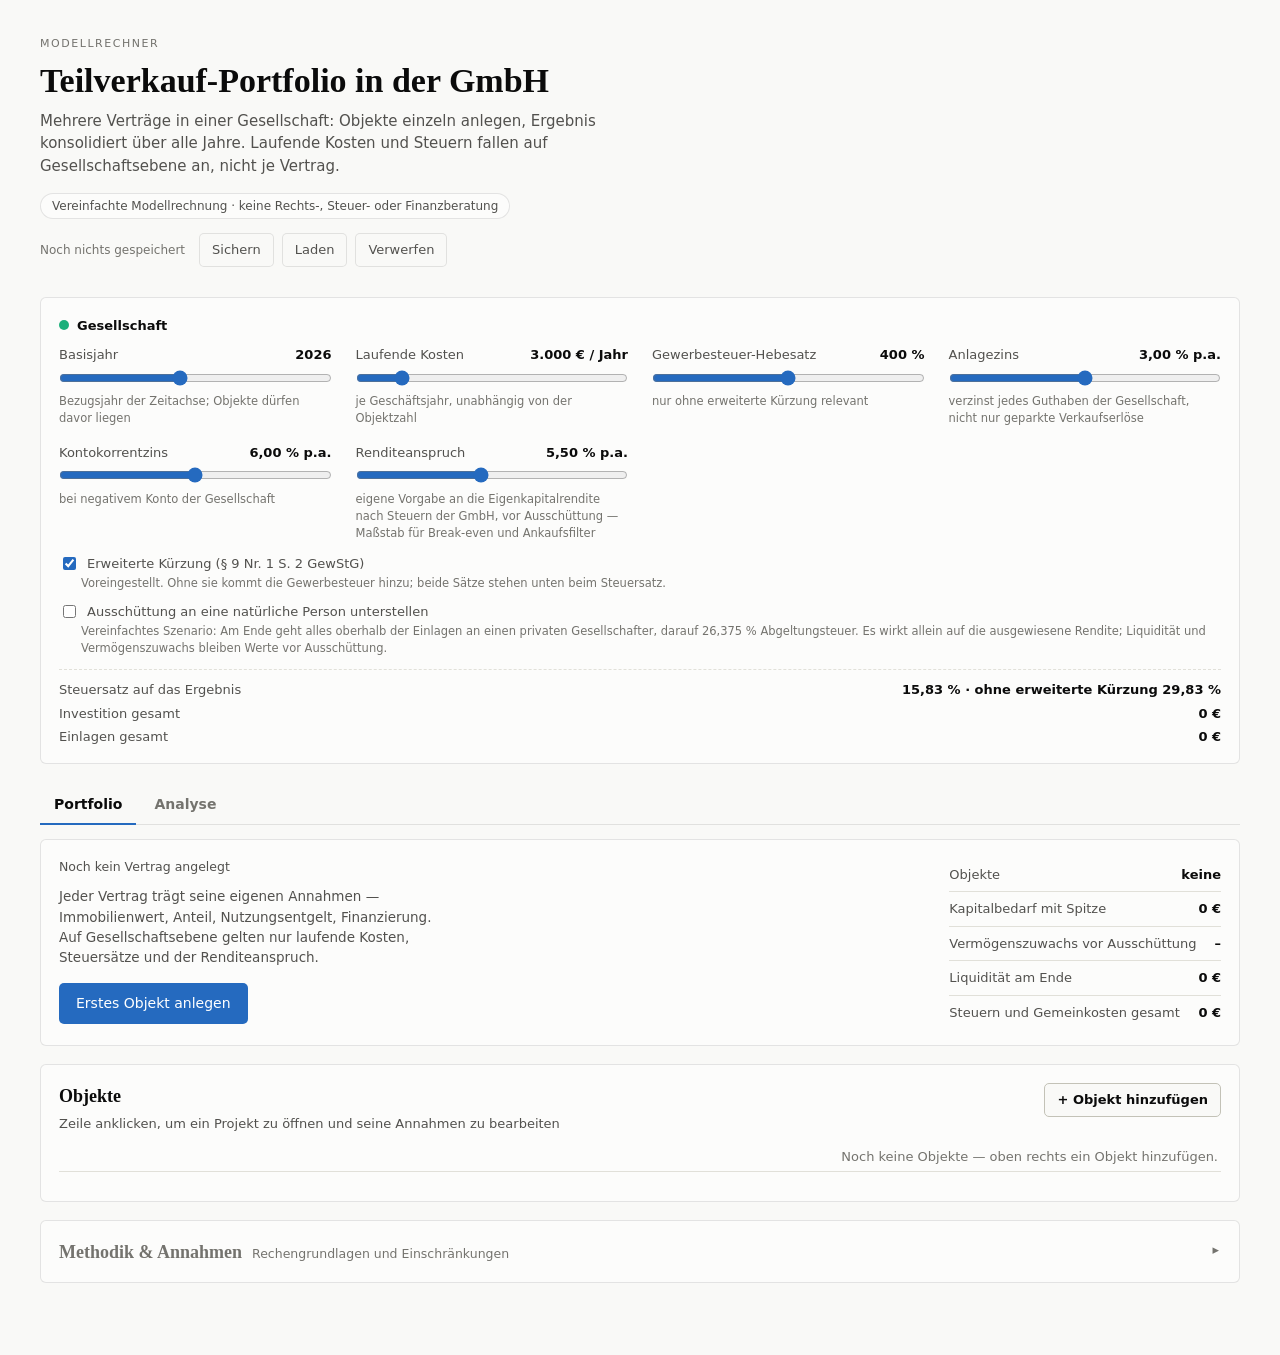
<file: index.html>
<!doctype html>
<html lang="de">
<head>
<meta charset="utf-8">
<meta name="viewport" content="width=device-width, initial-scale=1">
<title>Teilverkauf-Portfolio</title>
<style>
  :root {
    color-scheme: light;
    --bg: #f9f9f7;
    --surface: #fcfcfb;
    --ink: #0b0b0b;
    --ink-2: #52514e;
    --ink-3: #74736e;
    --grid: #e1e0d9;
    --axis: #c3c2b7;
    --border: rgba(11, 11, 11, 0.10);
    --accent: #256abf;
    --s1: #2a78d6;
    --s2: #eb6834;
    --s3: #1baf7a;
    --s1-wash: rgba(42, 120, 214, 0.08);
    --tooltip-bg: #ffffff;
    --field: #ffffff;
    /* Diagrammfarben taugen als Fläche, aber nicht als Text: --s2 erreicht auf der
       Karte nur 3,1:1, --s3 sogar 2,7:1. Geschriebene Zahlen nehmen deshalb die
       abgedunkelte Fassung — gemessen 4,6:1 bzw. 4,5:1 auf beiden Untergründen. */
    --s2-text: #bc532a;
    --s3-text: #14835b;
  }
  @media (prefers-color-scheme: dark) {
    :root:where(:not([data-theme="light"])) {
      color-scheme: dark;
      --bg: #0d0d0d;
      --surface: #1a1a19;
      --ink: #ffffff;
      --ink-2: #c3c2b7;
      --ink-3: #898781;
      --grid: #2c2c2a;
      --axis: #383835;
      --border: rgba(255, 255, 255, 0.10);
      --accent: #3987e5;
      --s1: #3987e5;
      --s2: #d95926;
      --s3: #199e70;
      --s1-wash: rgba(57, 135, 229, 0.12);
      --tooltip-bg: #262624;
      --field: #131312;
      /* Im Dunkeln tragen die Reihenfarben fast: --s2 kam auf 4,48:1 und wird
         leicht angehoben, --s3 besteht mit 5,1:1 unverändert. */
      --s2-text: #e06a3a;
      --s3-text: #199e70;
    }
  }
  :root[data-theme="dark"] {
    color-scheme: dark;
    --bg: #0d0d0d;
    --surface: #1a1a19;
    --ink: #ffffff;
    --ink-2: #c3c2b7;
    --ink-3: #898781;
    --grid: #2c2c2a;
    --axis: #383835;
    --border: rgba(255, 255, 255, 0.10);
    --accent: #3987e5;
    --s1: #3987e5;
    --s2: #d95926;
    --s3: #199e70;
    --s1-wash: rgba(57, 135, 229, 0.12);
    --tooltip-bg: #262624;
    --field: #131312;
    /* Im Dunkeln tragen die Reihenfarben fast: --s2 kam auf 4,48:1 und wird
       leicht angehoben, --s3 besteht mit 5,1:1 unverändert. */
    --s2-text: #e06a3a;
    --s3-text: #199e70;
  }

  * { box-sizing: border-box; }
  body {
    background: var(--bg);
    color: var(--ink);
    font-family: system-ui, -apple-system, "Segoe UI", sans-serif;
    font-size: 15px;
    line-height: 1.5;
    margin: 0;
  }
  .wrap { max-width: 1240px; margin: 0 auto; padding: 36px 20px 72px; }

  .eyebrow {
    font-size: 11px; letter-spacing: 0.14em; text-transform: uppercase;
    color: var(--ink-3); margin: 0 0 8px;
  }
  h1 {
    font-family: Charter, "Bitstream Charter", Cambria, Georgia, serif;
    font-size: clamp(26px, 4vw, 34px);
    font-weight: 700; line-height: 1.15; margin: 0 0 10px; text-wrap: balance;
  }
  .lede { color: var(--ink-2); max-width: 64ch; margin: 0 0 6px; }
  .chip {
    display: inline-block; font-size: 12px; color: var(--ink-2);
    border: 1px solid var(--border); border-radius: 999px;
    padding: 3px 11px; margin-top: 10px; background: var(--surface);
  }

  /* Die Annahmen stehen über den Auswertungen: erst einstellen, dann ablesen.
     Damit sie dabei nicht in die Länge wachsen, setzen sich die Regler einer
     Gruppe in so viele Spalten, wie die Breite hergibt. */
  .layout { display: block; margin-top: 30px; }

  aside { display: flex; flex-direction: column; gap: 14px; margin-bottom: 22px; }
  /* Gruppen untereinander, ihre Regler quer verteilt: Das baut flacher als
     nebeneinanderstehende Gruppen mit je zwei Spalten — nachgemessen. */
  #panelObjekt, #panelGes { display: flex; flex-direction: column; gap: 14px; }
  .grp-body { display: grid; grid-template-columns: repeat(auto-fit, minmax(248px, 1fr)); gap: 2px 24px; align-items: start; }
  #panelObjekt[hidden] { display: none; }
  .panel-kopf {
    font-size: 11px; letter-spacing: 0.12em; text-transform: uppercase;
    color: var(--ink-3); padding: 0 2px 2px;
  }
  input.textfeld {
    font: inherit; font-size: 13px; width: 100%;
    background: var(--field); color: var(--ink);
    border: 1px solid var(--border); border-radius: 5px; padding: 5px 8px;
  }
  /* Der Rahmenwechsel allein ist kein Fokusring: die Seite setzt für alle
     Bedienelemente einen zwei Pixel starken Ring, der hier nicht entfallen darf. */
  input.textfeld:focus { border-color: var(--accent); }
  .seg { display: flex; gap: 4px; }
  .seg button {
    flex: 1; font: inherit; font-size: 12.5px; color: var(--ink-2);
    background: var(--bg); border: 1px solid var(--border); border-radius: 5px;
    padding: 5px 4px; cursor: pointer;
  }
  .seg button[aria-pressed="true"] {
    color: var(--ink); border-color: var(--accent); background: var(--s1-wash); font-weight: 600;
  }

  .card {
    background: var(--surface); border: 1px solid var(--border);
    border-radius: 6px; padding: 18px 18px 16px;
  }
  .card h2 {
    font-family: Charter, "Bitstream Charter", Cambria, Georgia, serif;
    font-size: 18px; font-weight: 700; margin: 0 0 4px;
  }
  .card .sub { font-size: 13px; color: var(--ink-2); margin: 0 0 14px; }

  .grp-title { display: flex; align-items: center; gap: 8px; font-size: 13px; font-weight: 600; margin: 0 0 10px; }
  .dot { width: 10px; height: 10px; border-radius: 50%; flex: none; }
  .dot.s1 { background: var(--s1); }
  .dot.s2 { background: var(--s2); }
  .dot.s3 { background: var(--s3); }

  .ctl { margin-bottom: 13px; }
  .ctl:last-child { margin-bottom: 2px; }
  .ctl-head { display: flex; justify-content: space-between; align-items: baseline; gap: 10px; margin-bottom: 3px;  flex-wrap: wrap; gap: 2px 10px; }
  .ctl-head label { font-size: 13px; color: var(--ink-2); }
  .ctl-val { font-size: 13px; font-weight: 600; font-variant-numeric: tabular-nums; white-space: nowrap; }
  .ctl-note { font-size: 11.5px; color: var(--ink-3); margin-top: 1px; }
  input[type="range"] { width: 100%; accent-color: var(--accent); margin: 2px 0 0; }
  input:focus-visible, button:focus-visible, summary:focus-visible {
    outline: 2px solid var(--accent); outline-offset: 2px;
  }
  .check { display: flex; align-items: flex-start; gap: 8px; font-size: 13px; color: var(--ink-2); margin-top: 10px; cursor: pointer; }
  .check input { accent-color: var(--accent); margin-top: 3px; }
  .derived {
    font-size: 13px; border-top: 1px dashed var(--grid);
    margin-top: 12px; padding-top: 10px;
    display: flex; justify-content: space-between; gap: 10px; color: var(--ink-2);
  }
  .derived b { color: var(--ink); font-variant-numeric: tabular-nums; }
  .derived.tight { border-top: none; margin-top: 0; padding-top: 4px; }
  .derived.need { border-top: 1px solid var(--axis); margin-top: 8px; padding-top: 8px; }
  .derived.need span, .derived.need b { color: var(--ink); font-weight: 700; }
  .derived.need b.warnzahl { color: var(--s2-text); }

  main { display: flex; flex-direction: column; gap: 18px; min-width: 0; }

  .stat-row { display: grid; grid-template-columns: repeat(4, 1fr); gap: 18px; }
  @media (max-width: 860px) { .stat-row { grid-template-columns: repeat(2, 1fr); } }
  @media (max-width: 460px) { .stat-row { grid-template-columns: 1fr; } }
  .stat-label { display: flex; align-items: center; gap: 8px; font-size: 12.5px; color: var(--ink-2); }
  .stat-num { font-size: clamp(21px, 2.6vw, 27px); font-weight: 700; line-height: 1.2; margin-top: 3px; font-variant-numeric: tabular-nums; }
  .stat-sub { font-size: 12px; color: var(--ink-3); margin-top: 2px; }
  /* Die Einheit gehört an die Zahl, darf ihr aber nicht die Aufmerksamkeit
     nehmen — deshalb kleiner und im Text der Nebenzeile. */
  .stat-num .einheit { font-size: 0.55em; font-weight: 600; color: var(--ink-2); letter-spacing: 0.01em; }
  .stat-foot { color: var(--ink-2); font-size: 13px; margin-top: 14px; padding-top: 12px; border-top: 1px dashed var(--grid); }

  .head-row { display: flex; justify-content: space-between; align-items: flex-start; gap: 16px; flex-wrap: wrap; }
  .head-row .sub { margin-bottom: 0; }
  button.act {
    flex: none; font: inherit; font-size: 13px; color: var(--ink-2);
    background: var(--bg); border: 1px solid var(--border);
    border-radius: 5px; padding: 6px 12px; cursor: pointer;
  }
  button.act:hover { color: var(--ink); border-color: var(--axis); }
  button.act.primary { color: var(--ink); border-color: var(--axis); font-weight: 600; }

  .obj-scroll { overflow-x: auto; margin-top: 8px; }
  table.obj {
    width: 100%; min-width: 790px; table-layout: fixed;
    border-collapse: separate; border-spacing: 0; font-size: 13px;
  }
  table.obj th, table.obj td {
    padding: 5px 3px; border-bottom: 1px solid var(--grid); text-align: right; vertical-align: middle;
  }
  table.obj th {
    color: var(--ink-2); font-weight: 600; font-size: 12px; white-space: nowrap;
    border-bottom: 1px solid var(--axis); padding-bottom: 7px;
  }
  table.obj th .h-sub {
    display: block; font-weight: 400; color: var(--ink-3);
    font-size: 10.5px; letter-spacing: 0.03em; margin-top: 1px;
  }
  table.obj th.c-name, table.obj td.c-name {
    position: sticky; left: 0; z-index: 1; background: var(--surface);
    text-align: left; padding-left: 0; padding-right: 12px;
  }
  /* Die ganze Zeile öffnet das Projekt — das muss man ihr ansehen */
  table.obj tbody tr.zeile { cursor: pointer; }
  table.obj tbody tr:hover td { background: var(--s1-wash); }
  table.obj tbody tr:hover td.c-name { background: linear-gradient(var(--s1-wash), var(--s1-wash)), var(--surface); }
  table.obj tbody td.c-name { color: var(--accent); font-weight: 600; }
  table.obj tbody tr:hover button.open { color: var(--accent); transform: translateX(2px); }
  table.obj tbody tr:focus-within td { background: var(--s1-wash); }
  button.open { transition: transform 0.12s, color 0.12s; }
  @media (prefers-reduced-motion: reduce) { button.open { transition: none; } }
  table.obj tfoot td {
    font-weight: 700; border-top: 1px solid var(--axis); border-bottom: none;
    font-variant-numeric: tabular-nums; padding-top: 8px;
  }
  table.obj tfoot td.c-name { background: var(--surface); }

  table.obj input {
    font: inherit; font-size: 12.5px; width: 100%;
    text-align: right; font-variant-numeric: tabular-nums;
    background: transparent; color: var(--ink);
    border: 1px solid transparent; border-radius: 4px; padding: 4px 4px;
    -moz-appearance: textfield;
  }
  table.obj input::-webkit-outer-spin-button,
  table.obj input::-webkit-inner-spin-button { -webkit-appearance: none; margin: 0; }
  table.obj input:hover { border-color: var(--border); }
  table.obj input:focus {
    background: var(--field); border-color: var(--accent);
    box-shadow: 0 0 0 3px var(--s1-wash);
  }
  table.obj input.name { text-align: left; font-weight: 600; font-size: 13px; }
  table.obj td.calc { font-variant-numeric: tabular-nums; color: var(--ink-2); white-space: nowrap; padding-right: 5px; }
  table.obj td.calc.lead { color: var(--ink); }
  table.obj col.w-name { width: 112px; }
  table.obj col.w-num { width: 90px; }
  table.obj col.w-narrow { width: 50px; }
  table.obj col.w-mid { width: 68px; }
  table.obj col.w-calc { width: 80px; }
  table.obj col.w-act { width: 26px; }

  button.del {
    font: inherit; font-size: 14px; line-height: 1; color: var(--ink-3);
    background: none; border: none; cursor: pointer;
    padding: 3px 5px; border-radius: 4px; opacity: 0;
  }
  tr:hover button.del, button.del:focus-visible { opacity: 1; }
  button.del:hover { color: var(--s2-text); background: var(--bg); }
  @media (hover: none) { button.del { opacity: 1; } }
  .empty { color: var(--ink-3); font-size: 13px; padding: 14px 0; }

  /* Unter 620 px hat die Objektübersicht in keiner Tabellenform Platz — zehn
     Spalten auf 375 px heißt: die Hälfte liegt unerreichbar rechts. Dieselben
     Daten stehen deshalb als Kartenliste; das Markup bleibt eine Tabelle, nur
     ihre Darstellung wechselt. */
  @media (max-width: 620px) {
    /* Nur die Objektübersicht wird zur Kartenliste. Die Klasse .obj-scroll tragen
       auch die Jahres- und Stellschraubentabellen — nähme man ihnen das Schieben,
       läge ihr Inhalt unerreichbar außerhalb der Karte. */
    .objekt-liste { overflow-x: visible; }
    table.obj { display: block; width: 100%; min-width: 0; table-layout: auto; }
    table.obj colgroup, table.obj thead { display: none; }
    table.obj tbody, table.obj tfoot { display: block; }

    table.obj tbody tr.zeile {
      display: grid; grid-template-columns: 1fr 1fr; gap: 7px 14px;
      position: relative; border: 1px solid var(--border); border-radius: 6px;
      background: var(--bg); padding: 11px 12px 12px; margin-bottom: 10px;
    }
    table.obj tbody tr:hover td,
    table.obj tbody tr:hover td.c-name { background: none; }
    table.obj tbody td {
      display: block; text-align: left; padding: 0;
      border-bottom: none; white-space: normal;
    }
    table.obj tbody td.c-name {
      position: static; grid-column: 1 / -1; background: none;
      font-size: 15px; padding: 0 46px 5px 0; margin-bottom: 2px;
      border-bottom: 1px solid var(--grid);
    }
    table.obj tbody td.calc { font-size: 14px; color: var(--ink); }
    table.obj tbody td.calc::before {
      content: attr(data-l); display: block;
      font-size: 11px; color: var(--ink-3); letter-spacing: 0.02em;
    }
    /* Die Karte trägt den Namen als Knopf — der Pfeil wäre nur ein zweites
       kleines Ziel neben dem Entfernen. */
    table.obj tbody td:nth-last-child(2) { display: none; }
    table.obj tbody td:last-child { position: absolute; top: 4px; right: 4px; padding: 0; }

    table.obj tfoot tr {
      display: flex; flex-wrap: wrap; gap: 4px 18px;
      border-top: 1px solid var(--axis); padding-top: 10px;
    }
    table.obj tfoot td { display: none; }
    table.obj tfoot td.c-name, table.obj tfoot td[data-l] {
      display: block; padding: 0; border: none; background: none;
    }
    table.obj tfoot td[data-l]::before { content: attr(data-l) " "; font-weight: 400; color: var(--ink-3); }
  }

  .legend { display: flex; gap: 18px; flex-wrap: wrap; font-size: 13px; color: var(--ink-2); margin: 2px 0 10px; }
  .legend span { display: inline-flex; align-items: center; gap: 7px; }
  .swatch { width: 14px; height: 4px; border-radius: 2px; flex: none; }

  .chart-box { position: relative; }
  .chart-box svg { display: block; width: 100%; height: auto; }
  /* Ein SVG skaliert seine Schrift mit: Auf 375 px gedrückt schrumpft eine
     12-px-Beschriftung auf fünf Pixel und ist nicht mehr lesbar. Schmale
     Bildschirme scrollen deshalb waagerecht, genau wie die breiten Tabellen. */
  @media (max-width: 700px) {
    .chart-box { overflow-x: auto; overflow-y: hidden; -webkit-overflow-scrolling: touch; }
    .chart-box svg { min-width: 660px; }
  }
  .tooltip {
    position: absolute; pointer-events: none; background: var(--tooltip-bg);
    border: 1px solid var(--border); border-radius: 6px;
    box-shadow: 0 4px 14px rgba(0, 0, 0, 0.12);
    padding: 8px 11px; font-size: 12.5px; line-height: 1.45;
    display: none; z-index: 3; white-space: nowrap; font-variant-numeric: tabular-nums;
  }
  .tooltip .t-row { display: flex; align-items: center; gap: 7px; }
  .caption { font-size: 12.5px; color: var(--ink-3); margin-top: 10px; }

  .fin-scroll { overflow: auto; max-height: 620px; margin-top: 4px; }
  table.fin { border-collapse: separate; border-spacing: 0; font-size: 12.5px; white-space: nowrap; }
  table.fin th, table.fin td { text-align: right; padding: 5px 12px; font-variant-numeric: tabular-nums; border-bottom: 1px solid var(--grid); }
  table.fin thead th { position: sticky; top: 0; z-index: 2; background: var(--surface); color: var(--ink-2); font-weight: 600; border-bottom: 1px solid var(--axis); }
  table.fin th:first-child, table.fin td:first-child {
    position: sticky; left: 0; z-index: 1; background: var(--surface);
    text-align: left; padding-left: 2px; padding-right: 20px;
    min-width: 215px; border-right: 1px solid var(--grid);
  }
  table.fin thead th:first-child { z-index: 3; }
  table.fin tr.grp td {
    background: linear-gradient(var(--s1-wash), var(--s1-wash)), var(--surface);
    font-weight: 700; color: var(--ink);
    letter-spacing: 0.04em; text-transform: uppercase; font-size: 11px;
    border-bottom: 1px solid var(--axis);
  }
  table.fin tr.sum td { font-weight: 700; border-top: 1px solid var(--axis); }
  table.fin .neg { color: var(--s2-text); }
  table.fin tr.spacer td { height: 10px; border-bottom: none; padding: 0; }

  .fine { font-size: 12.5px; color: var(--ink-3); line-height: 1.55; }
  .fine p { margin: 0 0 8px; }

  /* Portfolio: eine Leitzahl mit Nebenwerten — bewusst anders als das Kachelraster der Objektseite */
  .hero-card { display: grid; grid-template-columns: minmax(240px, 1fr) auto; gap: 28px; align-items: start; }
  @media (max-width: 820px) { .hero-card { grid-template-columns: 1fr; gap: 18px; } }
  .hero-big {
    font-family: Charter, "Bitstream Charter", Cambria, Georgia, serif;
    font-size: clamp(34px, 6vw, 52px); font-weight: 700; line-height: 1.05;
    margin-top: 6px; font-variant-numeric: tabular-nums; color: var(--s3-text);
  }
  .hero-big.neg { color: var(--s2-text); }
  .hero-note { color: var(--ink-2); font-size: 13.5px; margin-top: 10px; max-width: 46ch; }
  /* Zielbalken: die Rendite gegen den eigenen Anspruch. Ohne diesen Bezug sagt
     eine absolute Zuwachssumme nichts darüber, ob sich der Vertrag lohnt. */
  .ziel { margin-top: 12px; max-width: 340px; }
  .ziel-bar { position: relative; height: 8px; border-radius: 4px; background: var(--grid); overflow: visible; }
  .ziel-ist { height: 100%; border-radius: 4px; background: var(--s3); transition: width .18s ease; }
  .ziel-ist.unter { background: var(--s2); }
  .ziel-marke { position: absolute; top: -3px; width: 2px; height: 14px; background: var(--ink-2); border-radius: 1px; }
  .ziel-text { margin-top: 7px; font-size: 12.5px; color: var(--ink-2); }
  .ziel-text b { color: var(--ink); }
  .hero-side { display: flex; flex-direction: column; gap: 0; min-width: 236px; }
  .hero-side .hs {
    display: flex; justify-content: space-between; gap: 18px;
    font-size: 13px; color: var(--ink-2);
    padding: 7px 0; border-bottom: 1px solid var(--grid);
  }
  .hero-side .hs:last-child { border-bottom: none; }
  .hero-side .hs b { color: var(--ink); font-variant-numeric: tabular-nums; }

  .contrib { display: flex; flex-direction: column; gap: 12px; margin-top: 4px; }
  .contrib-row { display: grid; grid-template-columns: 130px 1fr auto; gap: 12px; align-items: center; font-size: 13px; }
  @media (max-width: 620px) { .contrib-row { grid-template-columns: 1fr auto; } .contrib-row .cb { grid-column: 1 / -1; } }
  .contrib-row { cursor: pointer; }
  .contrib-row:hover .contrib-name { text-decoration: underline; text-underline-offset: 2px; }
  .contrib-name { color: var(--accent); font-weight: 600; overflow: hidden; text-overflow: ellipsis; white-space: nowrap; }
  .cb { height: 22px; background: var(--bg); border-radius: 4px; overflow: hidden; }
  .cb > div { height: 100%; background: var(--s1); border-radius: 4px; }
  .cb > div.neg { background: var(--s2); }
  .contrib-val { font-variant-numeric: tabular-nums; color: var(--ink); font-weight: 600; white-space: nowrap; }
  .warnzahl { color: var(--s2-text); }
  .contrib-sub { font-size: 12px; color: var(--ink-3); font-variant-numeric: tabular-nums; }

  /* Objektseite: zwei klar abgesetzte Teile */
  .section-head {
    display: flex; align-items: baseline; gap: 12px;
    margin: 10px 2px -4px;
  }
  .section-head h3 {
    font-family: Charter, "Bitstream Charter", Cambria, Georgia, serif;
    font-size: 20px; font-weight: 700; margin: 0;
  }
  .section-head .sh-note { font-size: 12.5px; color: var(--ink-3); }
  .section-head::after {
    content: ""; flex: 1; height: 1px; background: var(--axis); align-self: center;
  }

  .tabs { display: flex; align-items: center; gap: 4px; border-bottom: 1px solid var(--border); margin-bottom: -4px; }
  .tab-sep { color: var(--ink-3); font-size: 15px; padding: 0 2px; }
  .tab-sep[hidden] { display: none; }
  .tab-obj[hidden] { display: none; }
  .tab-obj { max-width: 220px; overflow: hidden; text-overflow: ellipsis; white-space: nowrap; }
  .tab {
    font: inherit; font-size: 14px; font-weight: 600; color: var(--ink-3);
    background: none; border: none; border-bottom: 2px solid transparent;
    padding: 8px 14px; cursor: pointer; margin-bottom: -1px;
  }
  .tab:hover { color: var(--ink-2); }
  .tab[aria-current="page"] { color: var(--ink); border-bottom-color: var(--accent); }

  #viewPortfolio, #viewDetail, #viewAnalyse { display: flex; flex-direction: column; gap: 18px; }
  #viewPortfolio[hidden], #viewDetail[hidden], #viewAnalyse[hidden] { display: none; }

  .obj-pick { display: flex; gap: 6px; flex-wrap: wrap; margin-bottom: 14px; }
  .obj-pick button {
    font: inherit; font-size: 12.5px; color: var(--ink-2);
    background: var(--bg); border: 1px solid var(--border); border-radius: 999px;
    padding: 4px 12px; cursor: pointer;
  }
  .obj-pick button[aria-pressed="true"] { color: var(--ink); border-color: var(--accent); background: var(--s1-wash); font-weight: 600; }
  .warn-note {
    font-size: 12.5px; color: var(--ink-2); line-height: 1.5;
    background: var(--s1-wash); border-radius: 5px; padding: 9px 12px; margin-top: 12px;
  }
  button.open {
    font: inherit; font-size: 16px; line-height: 1; color: var(--accent);
    background: none; border: none; cursor: pointer; padding: 3px 5px; border-radius: 4px;
  }
  button.open:hover { background: var(--bg); }
  .crumb {
    display: inline-flex; align-items: center; gap: 6px;
    font: inherit; font-size: 13px; font-weight: 600; color: var(--ink-2);
    background: var(--bg); border: 1px solid var(--border); border-radius: 5px;
    cursor: pointer; padding: 5px 11px 5px 8px; margin-bottom: 12px;
  }
  .crumb:hover { color: var(--ink); border-color: var(--axis); }
  table.cmp { width: 100%; border-collapse: collapse; font-size: 14px; }
  table.cmp td { text-align: right; padding: 8px 0 8px 10px; border-bottom: 1px solid var(--grid); font-variant-numeric: tabular-nums; }
  table.cmp td:first-child { text-align: left; padding-left: 0; color: var(--ink-2); }
  table.cmp tr.big td { font-weight: 700; font-size: 16px; }
  table.cmp tr:last-child td { border-bottom: none; }
  .bar-legend { display: flex; gap: 16px; flex-wrap: wrap; font-size: 12.5px; color: var(--ink-2); margin-bottom: 6px; }
  .bar-legend span { display: inline-flex; align-items: center; gap: 6px; }
  .sq { width: 11px; height: 11px; border-radius: 2px; flex: none; border: 1px solid var(--border); }
  .bar { display: flex; height: 26px; border-radius: 4px; overflow: hidden; gap: 2px; background: var(--bg); }
  .bar > div { min-width: 0; }
  .bar-caption { font-size: 12.5px; color: var(--ink-2); margin-top: 6px; font-variant-numeric: tabular-nums; }
  .seg-owner { background: var(--grid); }
  .seg-buy { background: var(--s1); }
  .seg-fee { background: var(--ink-3); }
  .seg-cost { background: var(--s2); }
  .sched-scroll { overflow-x: auto; overflow-y: auto; max-height: 440px; margin-top: 4px; }
  table.sched { width: 100%; border-collapse: collapse; font-size: 12.5px; white-space: nowrap; }
  table.sched th, table.sched td { text-align: right; padding: 5px 10px; border-bottom: 1px solid var(--grid); font-variant-numeric: tabular-nums; }
  table.sched thead th { position: sticky; top: 0; z-index: 1; background: var(--surface); color: var(--ink-2); font-weight: 600; border-bottom: 1px solid var(--axis); }
  /* Die erste Spalte trägt die Bezeichnung der Zeile. Scrollt sie mit, stehen auf
     schmalen Geräten nur noch Zahlen ohne Bezug da — deshalb bleibt sie stehen,
     wie in den anderen beiden Tabellenbauarten auch. */
  table.sched th:first-child, table.sched td:first-child {
    position: sticky; left: 0; z-index: 1; background: var(--surface);
    text-align: left; padding-left: 2px; padding-right: 16px;
  }
  table.sched thead th:first-child { z-index: 3; }

  /* Die letzte Spalte trägt die Schaltfläche. Wird die Tabelle schmaler, ist sie
     das Erste, was rechts hinausläuft — ausgerechnet das einzige Bedienelement.
     Sie bleibt deshalb am rechten Rand stehen, so wie die Bezeichnung links. */
  table.sched th:last-child, table.sched td:last-child {
    position: sticky; right: 0; z-index: 1; background: var(--surface);
    padding-right: 2px;
  }
  table.sched thead th:last-child { z-index: 3; }
  table.sched tr.exit-row td:last-child {
    background: linear-gradient(var(--s1-wash), var(--s1-wash)), var(--surface);
  }
  /* Eine Kante zeigt, dass links davon noch etwas liegt. Sie läuft durch alle
     Zeilen, auch durch die ohne Schaltfläche: Die feststehende Spalte ist eine
     durchgehende Spur, und jede Zelle darin muss decken — sonst scheint beim
     Schieben der Inhalt dahinter durch. */
  table.sched th:last-child, table.sched td:last-child { border-left: 1px solid var(--grid); }

  /* Auf schmalen Geräten geht das nicht auf: Bezeichnungsspalte und Schaltfläche
     belegen zusammen mehr als die verfügbare Breite, die Datenspalten dazwischen
     wären nie zu sehen. Dort bleibt nur die Bezeichnung stehen — sie ist für die
     Orientierung wichtiger, die Schaltfläche wird herangeschoben. */
  @media (max-width: 620px) {
    table.sched th:last-child, table.sched td:last-child {
      position: static; border-left: none; background: none;
    }
    table.sched tr.exit-row td:last-child { background: none; }
    /* Ungebremst nimmt die Bezeichnungsspalte 223 von 297 Pixeln ein und deckt
       als feststehende Spur alles zu, was danebensteht. Sie bricht deshalb um
       und gibt den Rest der Breite für die Zahlen frei. */
    table.sched th:first-child, table.sched td:first-child {
      max-width: 132px; white-space: normal; padding-right: 8px;
    }
  }
  /* Die Hervorhebung ist durchscheinend und taugt allein nicht für eine
     feststehende Zelle — darunter liefe der Inhalt durch. Sie wird deshalb über
     eine deckende Fläche gelegt. */
  table.sched tr.exit-row td:first-child {
    background: linear-gradient(var(--s1-wash), var(--s1-wash)), var(--surface);
  }
  table.sched tr.exit-row td { background: var(--s1-wash); font-weight: 600; border-bottom: 1px solid var(--axis); }
  table.sched tr.exit-row td .zsub { display: block; font-weight: 400; font-size: 11.5px; color: var(--ink-3); margin-top: 2px; }
  .lz-box { border: 1px solid var(--axis); border-radius: 10px; padding: 10px 12px; margin: 14px 0 16px; background: var(--bg); }
  .lz-box .derived em { font-style: normal; color: var(--ink-3); font-size: 12px; }
  table.sched tfoot td { font-weight: 700; border-top: 1px solid var(--axis); border-bottom: none; }
  table.sched .neg { color: var(--s2-text); }

  /* Der Objektname ist die Schaltfläche, die das Projekt öffnet — als echter
     Knopf ist er mit der Tastatur erreichbar und wird angesagt. Die
     Unterstreichung steht dauerhaft: Ohne Zeiger gibt es kein Überfahren. */
  button.zeilen-knopf {
    font: inherit; font-size: inherit; font-weight: 600; color: var(--accent);
    background: none; border: none; padding: 0; cursor: pointer;
    text-align: left; text-decoration: underline; text-underline-offset: 2px;
    text-decoration-color: var(--axis); text-decoration-thickness: 1px;
  }
  table.obj tbody tr:hover button.zeilen-knopf,
  button.zeilen-knopf:hover { text-decoration-color: currentColor; }
  table.sched tr.zeile:hover td,
  table.sched tr.zeile:focus-within td { background: var(--s1-wash); }

  /* Ausklappbare Karten: Referenztext und Feinjustierung sollen die Seite nicht
     dominieren. Zusammengeklappt kosten sie eine Zeile statt mehrerer Bildschirme. */
  details.ausklapp > summary {
    list-style: none; cursor: pointer; display: flex; align-items: baseline;
    gap: 10px; flex-wrap: wrap;
  }
  details.ausklapp > summary::-webkit-details-marker { display: none; }
  /* Der Pfeil sitzt fest oben rechts — als Flex-Element rutschte er bei
     umbrechendem Titel in die zweite Zeile. */
  details.ausklapp > summary { position: relative; padding-right: 22px; }
  details.ausklapp > summary::after {
    content: "▸"; position: absolute; right: 2px; top: 1px;
    color: var(--ink-3); font-size: 13px; transition: transform .15s ease;
    transform-origin: 50% 55%;
  }
  details.ausklapp[open] > summary::after { transform: rotate(90deg); }
  details.ausklapp > summary h2 { margin: 0; }
  details.ausklapp > summary:hover h2 { color: var(--accent); }
  details.ausklapp > summary:focus-visible { outline: 2px solid var(--accent); outline-offset: 3px; border-radius: 4px; }
  .ausklapp-hinweis { color: var(--ink-3); font-size: 12.5px; }
  details.ausklapp[open] > summary { margin-bottom: 14px; }
  details.grp-zu > summary { margin-bottom: 0; }
  details.grp-zu[open] > summary { margin-bottom: 12px; }
  details.grp-zu > summary::after { font-size: 12px; }

  /* Urteilszeile am Kopf der Objektseite: Rendite, Zielbalken, Abstand zum Anspruch. */
  .urteil { display: flex; align-items: center; gap: 20px; margin-top: 16px;
    padding-top: 16px; border-top: 1px solid var(--border); flex-wrap: wrap; }
  .urteil-zahl { font-size: 34px; font-weight: 700; letter-spacing: -0.5px;
    font-variant-numeric: tabular-nums; color: var(--s3-text); }
  .urteil.knapp .urteil-zahl { color: var(--s2-text); }
  .urteil-rest { flex: 1; min-width: 240px; }
  .urteil .ziel-text { margin-top: 7px; }
  button.act.gross { margin-top: 16px; padding: 9px 16px; font-size: 14px;
    background: var(--accent); color: #fff; border-color: transparent; }
  button.act.gross:hover { filter: brightness(1.08); }

  /* Abstandsbalken in der Stellschraubentabelle: Der Anteil am Reglerweg macht
     Hebel unterschiedlicher Einheit vergleichbar — Prozentpunkte Zins und
     Prozentpunkte Abschlag sagen für sich genommen nichts übereinander. */
  .weg { display: flex; align-items: center; justify-content: flex-end; gap: 8px; }
  .weg-zahl { font-variant-numeric: tabular-nums; white-space: nowrap; }
  .weg-bar { width: 54px; height: 5px; border-radius: 3px; background: var(--grid); flex: none; overflow: hidden; }
  .weg-bar i { display: block; height: 100%; border-radius: 3px; background: var(--s3); }
  .weg-bar i.fern { background: var(--s2); }
  .th-sub { display: block; font-weight: 400; font-size: 10.5px; color: var(--ink-3); margin-top: 1px; }

  /* Sparkline in der feststehenden ersten Spalte: Der Verlauf steht neben der
     Bezeichnung und bleibt sichtbar, während man die Jahresspalten durchscrollt. */
  table.fin td .zl { display: inline-block; vertical-align: middle; }
  svg.spark { display: inline-block; vertical-align: middle; width: 58px; height: 16px;
    margin-left: 10px; overflow: visible; }
  @media (max-width: 700px) { svg.spark { display: none; } }

  /* Speicherzeile: Die Aussage, wo die Daten liegen, gehört neben die Knöpfe —
     nicht in einen Hilfetext, den niemand öffnet. */
  .stand { display: flex; align-items: center; gap: 14px; flex-wrap: wrap; margin-top: 14px; }
  .stand-info { font-size: 12px; color: var(--ink-3); }
  .stand-akt { display: flex; gap: 8px; flex-wrap: wrap; }

  /* ---------- Bedienung mit dem Finger ----------
     Ein Zeigegerät mit grober Auflösung trifft keine 17 mal 22 Pixel. Die
     Schaltflächen wachsen deshalb auf 44 Pixel in beiden Richtungen, ohne dass
     die Zeilen dadurch auseinandergehen: Der Zuwachs liegt im Innenabstand. */
  @media (pointer: coarse) {
    button.open, button.del {
      min-width: 44px; min-height: 44px;
      display: inline-flex; align-items: center; justify-content: center;
      padding: 0;
    }
    .tab { padding: 12px 16px; min-height: 44px; }
    .stand-akt button, button.act { min-height: 44px; padding-top: 10px; padding-bottom: 10px; }
    /* Ein Schieberegler mit 16 Pixel Höhe ist mit dem Finger kaum zu fassen.
       Die Bahn bleibt schlank, die Grifffläche wächst nach oben und unten. */
    input[type="range"] { height: 44px; }
    /* Sonst drücken die vergrößerten Knöpfe gegen eine 26 px schmale Spalte. */
    table.obj col.w-act { width: 46px; }
    /* Der Objektname ist die Hauptschaltfläche der Zeile. Als reiner Text misst er
       23 px in der Höhe — zu wenig für den Finger. Die Zeile wächst dadurch, was
       auf einem Zeigegerät ohne Feinauflösung der richtige Tausch ist. */
    button.zeilen-knopf { display: inline-block; padding: 13px 0; }
  }

  /* ---------- Hinweis auf waagerecht Verschiebbares ----------
     Eine Tabelle, die über den Rand hinausreicht, sieht auf einem Telefon aus
     wie eine vollständige Tabelle. Ein weicher Verlauf an der Kante zeigt, dass
     rechts noch etwas steht; er verschwindet, sobald das Ende erreicht ist. */
  /* Der Verlauf gehört an den sichtbaren Rand, nicht an das Ende des Inhalts.
     Er liegt deshalb auf einer Hülle um den Schiebebereich, nicht auf diesem
     selbst — ein absolut gesetztes Element in einem scrollenden Kasten wandert
     sonst mit dem Inhalt aus dem Bild. */
  .schiebbar { position: relative; }
  .schiebbar::after {
    content: ""; position: absolute; top: 0; right: 0; bottom: 0; width: 34px;
    pointer-events: none; opacity: var(--mehr, 0); transition: opacity 0.15s ease;
    background: linear-gradient(to right, rgba(0, 0, 0, 0), var(--surface));
  }
  @media (prefers-reduced-motion: reduce) { .schiebbar::after { transition: none; } }
  /* Nur auf schmalen Geräten: auf breiten steht die Tabelle ohnehin ganz da,
     und eine Zeile, die nichts erklärt, kostet nur Aufmerksamkeit. */
  .schiebe-hinweis { display: none; }
  @media (max-width: 700px) {
    .schiebe-hinweis[data-zeigen="ja"] {
      display: flex; align-items: center; gap: 6px;
      font-size: 12px; color: var(--ink-2); margin: 0 0 8px;
    }
    .schiebe-hinweis[data-zeigen="ja"]::before { content: "\2194"; font-size: 14px; }
  }
</style>
</head>
<body>
<div class="wrap">
  <header>
    <p class="eyebrow">Modellrechner</p>
    <h1>Teilverkauf-Portfolio in der GmbH</h1>
    <p class="lede" id="lede">Mehrere Verträge in einer Gesellschaft: Objekte einzeln anlegen, Ergebnis konsolidiert über alle Jahre. Laufende Kosten und Steuern fallen auf Gesellschaftsebene an, nicht je Vertrag.</p>
    <span class="chip">Vereinfachte Modellrechnung · keine Rechts-, Steuer- oder Finanzberatung</span>

    <div class="stand">
      <span class="stand-info" id="standInfo">Noch nichts gespeichert</span>
      <span class="stand-akt">
        <button type="button" class="act" id="expBtn" title="Alle Annahmen als Datei sichern">Sichern</button>
        <button type="button" class="act" id="impBtn" title="Gesicherten Stand laden">Laden</button>
        <button type="button" class="act" id="delBtn" title="Alle Eingaben verwerfen">Verwerfen</button>
        <input type="file" id="impDatei" accept="application/json,.json" hidden>
      </span>
    </div>
  </header>

  <div class="layout">
    <aside>
      <div id="panelObjekt" hidden></div>
      <div id="panelGes"></div>
    </aside>

    <main>
      <nav class="tabs" id="tabs" aria-label="Ansicht">
        <button type="button" class="tab" data-view="portfolio">Portfolio</button>
        <button type="button" class="tab" data-view="analyse">Analyse</button>
        <span class="tab-sep" id="tabSep" hidden>›</span>
        <button type="button" class="tab tab-obj" id="tabObjekt" hidden></button>
      </nav>

      <div id="viewAnalyse" hidden></div>

      <div id="viewPortfolio">
      <div class="card hero-card">
        <div class="hero-main">
          <div class="stat-label" id="hLabel">Rendite auf das Eigenkapital</div>
          <div class="hero-big" id="hZuwachs">–</div>
          <div class="ziel" id="zielBlock">
            <div class="ziel-bar"><div class="ziel-ist" id="zielIst"></div><div class="ziel-marke" id="zielMarke"></div></div>
            <div class="ziel-text" id="zielText"></div>
          </div>
          <div class="hero-note" id="hNote"></div>
          <button type="button" class="act gross" id="startBtn" hidden>Erstes Objekt anlegen</button>
        </div>
        <div class="hero-side">
          <div class="hs"><span>Objekte</span><b id="kObj">–</b></div>
          <div class="hs"><span>Kapitalbedarf mit Spitze</span><b id="kNeed">–</b></div>
          <div class="hs"><span>Vermögenszuwachs vor Ausschüttung</span><b id="kZuw">–</b></div>
          <div class="hs"><span>Liquidität am Ende</span><b id="kCash">–</b></div>
          <div class="hs"><span>Steuern und Gemeinkosten gesamt</span><b id="kCost">–</b></div>
        </div>
      </div>

      <div class="card">
        <div class="head-row">
          <div>
            <h2>Objekte</h2>
            <p class="sub">Zeile anklicken, um ein Projekt zu öffnen und seine Annahmen zu bearbeiten</p>
          </div>
          <button type="button" class="act primary" id="addBtn">+ Objekt hinzufügen</button>
        </div>
        <div class="obj-scroll objekt-liste">
          <table class="obj" id="objTable"></table>
        </div>
        <p class="caption" id="objCaption"></p>
      </div>

      <div class="card" id="cardBeitrag">
        <h2>Beitrag der Objekte</h2>
        <p class="sub">Direkt zurechenbares Ergebnis je Projekt über die gesamte Kapitalbindung, vor Gemeinkosten und Steuern.</p>
        <div id="contribList"></div>
        <p class="caption" id="contribCaption"></p>
      </div>

      <div class="card" id="cardChart">
        <h2>Liquidität und Eigenkapital im Zeitverlauf</h2>
        <p class="sub">Das Bankkonto der GmbH über alle Jahre. Unter der Nulllinie besteht Finanzierungsbedarf, den Kontokorrent oder Gesellschafterdarlehen decken müssen.</p>
        <div class="legend">
          <span><span class="swatch" style="background:var(--s1)"></span>Bankguthaben</span>
          <span><span class="swatch" style="background:var(--s3)"></span>Eigenkapital</span>
          <span><span class="swatch" style="background:var(--s2)"></span>Kumulierte Einlagen</span>
        </div>
        <div class="chart-box" id="chartBox">
          <svg id="chart" viewBox="0 0 820 340" role="img" aria-label="Liniendiagramm: Bankguthaben, Eigenkapital und kumulierte Einlagen der GmbH über die Jahre"></svg>
          <div class="tooltip" id="tip"></div>
        </div>
        <p class="caption" id="chartCaption"></p>
      </div>

      <div class="card" id="cardBruecke">
        <h2>Woher das Vermögen kommt</h2>
        <p class="sub">Vom eingesetzten Eigenkapital zur Schlussliquidität. Aufnahme und Tilgung des Darlehens heben sich auf und stehen deshalb nicht als eigene Posten — sein Preis ist der Zinsaufwand.</p>
        <div class="bar-legend">
          <span><span class="sq" style="background:var(--s3)"></span>trägt bei</span>
          <span><span class="sq" style="background:var(--s2)"></span>zieht ab</span>
          <span><span class="sq" style="background:var(--ink-3)"></span>Bestand</span>
        </div>
        <div class="chart-box" id="brueckeBox"></div>
      </div>

      <div class="card" id="cardFin">
        <div class="head-row">
          <div>
            <h2>Bilanz, GuV und Cashflow</h2>
            <p class="sub" id="finSub"></p>
          </div>
          <button type="button" class="act" id="csvBtn">Als CSV kopieren</button>
        </div>
        <div class="fin-scroll">
          <table class="fin" id="finTable"></table>
        </div>
        <p class="caption" id="finCaption"></p>
      </div>

      </div><!-- /viewPortfolio -->

      <div id="viewDetail" hidden></div>

      <details class="card fine ausklapp">
        <summary><h2>Methodik &amp; Annahmen</h2><span class="ausklapp-hinweis">Rechengrundlagen und Einschränkungen</span></summary>
        <p><b>Portfolio:</b> Alle Objekte liegen in derselben GmbH. Je Objekt zahlt der Eigentümer ein Nutzungsentgelt auf den Auszahlungsbetrag; beim Gesamtverkauf erhält die GmbH ihren Anteil am dann erzielten Preis, mindestens aber den Mindesterlös. <b>Jedes Objekt trägt seine Annahmen selbst</b> — Immobilienwert, Anteil, Haushalt und Alter, Wertentwicklung und Instandhaltungsverfall, sämtliche Vertragskonditionen, die komplette Finanzierung samt Zins, Tilgung und Zinsbindung sowie Grunderwerbsteuer, AfA-Satz und Gebäudeanteil. Sie werden auf der jeweiligen Objektseite eingestellt. Auf Gesellschaftsebene verbleiben nur die laufenden Kosten, der Gewerbesteuer-Hebesatz, die erweiterte Kürzung, die Abgeltungsteuer sowie Anlage- und Kontokorrentzins. Das Portfolio rechnet die Objekte lediglich zusammen. Neue Objekte starten mit festen Standardwerten.</p>
        <p><b>Steuern:</b> Körperschaftsteuer 15 % plus Solidaritätszuschlag ergibt 15,825 %. Gewerbesteuer entfällt bei erweiterter Kürzung nach § 9 Nr. 1 S. 2 GewStG, sonst kommen 3,5 % Messzahl × Hebesatz hinzu. <b>Die Besteuerung erfolgt konsolidiert:</b> Gewinne und Verluste aller Objekte werden im selben Wirtschaftsjahr verrechnet, verbleibende Verluste vorgetragen. Genau das unterscheidet ein Portfolio von mehreren Einzelrechnungen — ein anlaufendes Objekt mindert die Steuer eines ertragreichen.</p>
        <p><b>Laufende Kosten</b> (Steuerberater, Jahresabschluss, Handelsregister, Versicherungen) fallen einmal je Geschäftsjahr an, unabhängig von der Objektzahl. Sie sind der Grund, warum sich ein einzelner Vertrag kaum trägt und erst mehrere Objekte die Struktur finanzieren.</p>
        <p><b>Anschaffungsnebenkosten</b> (Grunderwerbsteuer, Notar, Grundbuch, Maklercourtage) werden aktiviert und erhöhen den Bilanzwert; sie wirken über die AfA und den Buchwert beim Verkauf, nicht als Aufwand. <b>AfA</b> läuft auf den Gebäudeanteil der Anschaffungskosten; Grund und Boden wird nicht abgeschrieben. Beim Verkauf erhöht die kumulierte AfA über den niedrigeren Buchwert den steuerpflichtigen Gewinn — sie wirkt als Stundung, nicht als dauerhafte Ersparnis.</p>
        <p><b>Verkaufskosten</b> tragen beide Eigentümer nach ihrem Anteil; der Teil der GmbH mindert Erlös und Veräußerungsgewinn.</p>
        <p><b>Kapitalfluss:</b> Bei jedem Ankauf legen die Gesellschafter genau das benötigte Eigenkapital ein, der Rest wird über ein Annuitätendarlehen finanziert (Zins und Anfangstilgung fest, 0 % Tilgung = endfällig). Danach bleiben alle Mittel in der Gesellschaft, es wird nie ausgeschüttet.</p>
        <p><b>Zinsbindung und Geldanlage:</b> Fällt der Verkauf in die Zinsbindung, lässt sich das Darlehen nicht entschädigungsfrei ablösen. Ist der entsprechende Schalter gesetzt, läuft es bis zum Ende der Zinsbindung weiter, während der Verkaufserlös zum Anlagezins geparkt wird — als Näherung für kurzlaufende Bundeswertpapiere. Aus der Differenz zwischen Sollzins und Anlagezins entsteht ein laufender Verlust auf dem geparkten Betrag; im Gegenzug entfällt eine Vorfälligkeitsentschädigung, die hier nicht gerechnet wird. Ohne den Schalter wird beim Verkauf abgelöst, ebenfalls ohne Entschädigung — die Wahrheit liegt dazwischen. Guthaben werden durchgehend zum Anlagezins verzinst, negative Salden zum Sollzins plus Aufschlag; beides läuft über die GuV und erhöht oder mindert die Steuer. Eine Zinsänderung nach Ablauf der Bindung ist nicht modelliert. Die Rendite ist der interne Zinsfuß der Einlagen gegen die Schlussliquidität; der Schalter „Abgeltungsteuer“ zeigt als Nebenrechnung, was nach einer späteren Entnahme bliebe (26,375 % auf den Betrag oberhalb der Einlagen).</p>
        <p><b>Haltedauer:</b> Sie lässt sich je Objekt frei setzen oder über den Schalter „Haltedauer aus Sterbetafel“ an den Median der Exit-Verteilung koppeln. Ist die Kopplung aktiv, wirkt das Alter des Haushalts bis in Bilanz, Rendite und Liquiditätsverlauf durch; andernfalls beeinflusst es nur die Analyse. Verwendet wird der Median und nicht der Erwartungswert, weil die Rechenwerke eine ganze Zahl brauchen und der Median einen konkreten Vertrag beschreibt, während der Erwartungswert durch die lange rechte Flanke der Verteilung nach oben gezogen wird.</p>
        <p><b>Ankaufsfilter:</b> Die Umkehrung der Renditerechnung — gesucht wird der Wert, bei dem der wahrscheinlichkeitsgewichtete Kapitalwert gerade null wird, gemessen gegen den auf Gesellschaftsebene eingestellten Renditeanspruch. Diese Zielgröße kommt <b>ohne unterstellte Haltedauer</b> aus: Weil der Kapitalwert linear in den Zahlungen ist, entspricht der gewichtete Kapitalwert exakt dem Kapitalwert des gewichteten Zahlungsstroms. Gerechnet wird einschließlich der anteiligen laufenden Kosten der Gesellschaft — dieselbe Kostenbasis wie in der übrigen Objektrechnung, damit auf einer Seite nicht zwei verschiedene Renditen für denselben Vertrag stehen.</p>
        <p><b>Laufzeiten:</b> Drei Zeiträume fallen auseinander. Die <em>Kreditbindung</em> ist die Zinsbindung des Darlehens. Der <em>Verkauf des Anteils</em> erfolgt entweder zum angenommenen Zeitpunkt oder, bei zugeschalteter Sterbetafel-Kopplung, über die Exit-Verteilung gewichtet. Liegt der Verkauf vor dem Ende der Kreditbindung, läuft das Darlehen weiter und der Erlös wird bis zur Ablösung zum Anlagezins geparkt; die <em>Kapitalbindung</em> ist dann länger als die Zeit bis zum Verkauf. Da diese Nachlaufzeit kein Nutzungsentgelt trägt, der Sollzins aber weiterläuft, drückt sie die Rendite — sie steht deshalb neben dem Renditeanspruch. Alle Renditeangaben beziehen sich auf die Kapitalbindung, nicht auf die Zeit bis zum Verkauf.</p>
        <p><b>Umkehrrechnung je Stellschraube:</b> Jede Zeile der Stellschraubentabelle beantwortet dieselbe Frage für genau eine Größe, alle übrigen unverändert. Die Suche läuft als Bisektion; die Wirkungsrichtung wird gemessen und nicht unterstellt. Liegt die Lösung außerhalb des zulässigen Bereichs, erscheint „reicht allein nicht aus“ oder „im gesamten Bereich unkritisch“ statt eines an den Rand geklemmten Werts. Die erste Zeile behandelt den Renditeanspruch selbst als Stellschraube: Sein kritischer Wert ist die Rendite, die der Vertrag bei den aktuellen Annahmen tatsächlich abwirft, und stimmt mit der erwarteten Rendite der Analyse überein — beides ist der Zinsfuß, bei dem derselbe gewichtete Kapitalwert null wird.</p>
        <p><b>Effektive Kosten je Eigentümer</b> sind der interne Zinsfuß aus dessen Sicht: Auszahlung heute gegen Nutzungsentgelte und den Anteil, der beim Verkauf an die GmbH geht. Verkaufskosten des Eigentümers zählen nicht dazu, weil sie bei einem Verkauf ohne Teilverkauf ebenso anfielen.</p>
        <p>Alle Werte jährlich nachschüssig, vor Inflation. Ausfall-, Instandhaltungs- und Bewertungsrisiken sind nicht modelliert.</p>
      </details>
    </main>
  </div>
</div>
<script>
(function () {
  "use strict";

  // ══════════ 01-format.js ══════════
  // Zahlen- und Zeitformate. Einzige Stelle, an der aus Werten Text wird.

  var KST = 15.825;     // Körperschaftsteuer einschließlich Solidaritätszuschlag
  var ABGELT = 26.375;  // Abgeltungsteuer einschließlich Solidaritätszuschlag
  var HMAX = 40;        // längste betrachtete Haltedauer, deckt den Regler ab

  var eur = new Intl.NumberFormat("de-DE", { style: "currency", currency: "EUR", maximumFractionDigits: 0 });

  function fEur(v) {
    var n = v < 0 ? -Math.round(-v) : Math.round(v);
    return eur.format(n === 0 ? 0 : n);
  }

  function fPct(v, d) {
    if (v === null || v === undefined || !isFinite(v)) return "–";
    return v.toLocaleString("de-DE", {
      minimumFractionDigits: d === undefined ? 1 : d,
      maximumFractionDigits: d === undefined ? 1 : d
    }) + " %";
  }

  function fFaktor(v, d) {
    return v.toLocaleString("de-DE", { minimumFractionDigits: d || 4, maximumFractionDigits: d || 4 });
  }

  // Der Mindesterlös ist eine Untergrenze in Prozent der Auszahlung; interessant ist
  // aber der Teil oberhalb von 100 % — das ist der Aufschlag, den die GmbH beim
  // Verkauf mindestens erhält. Die Anzeige nennt beides, damit der Abstand in der
  // Stellschraubentabelle in derselben Skala rechnet wie die Beschriftung.
  function fAufschlag(v) {
    if (v === 0) return "keiner";
    var d = Math.round(v - 100);
    return fPct(v, 0) + (d === 0 ? " (±0)" : " (" + (d > 0 ? "+" : "−") + Math.abs(d) + ")");
  }

  // Alles, was aus einer Eingabe stammt und in Markup landet, muss hier durch.
  // Ohne das interpretiert die Seite eingegebene Tags — harmlos, solange nichts
  // gespeichert oder geteilt wird, und ein Sicherheitsproblem, sobald doch.
  function esc(s) {
    return String(s === null || s === undefined ? "" : s)
      .replace(/&/g, "&amp;").replace(/</g, "&lt;").replace(/>/g, "&gt;")
      .replace(/"/g, "&quot;").replace(/'/g, "&#39;");
  }

  function csvNum(v) { return (Math.round(v * 100) / 100).toFixed(2).replace(".", ","); }

  // Jahresangaben: ganze Zahlen ohne Nachkomma, gemittelte mit einer Stelle
  function fJahre(v) {
    if (v === null || v === undefined || !isFinite(v)) return "–";
    var ganz = Math.abs(v - Math.round(v)) < 0.05;
    return v.toLocaleString("de-DE", { minimumFractionDigits: ganz ? 0 : 1, maximumFractionDigits: ganz ? 0 : 1 }) +
      (ganz && Math.round(v) === 1 ? " Jahr" : " Jahre");
  }
  function fJahreDat(v) { return fJahre(v).replace(" Jahre", " Jahren"); }

  // Zeitangaben laufen intern relativ zum Basisjahr; angezeigt werden Kalenderjahre.
  // Negative Werte sind zulässig — sie bezeichnen Objekte, die schon im Bestand sind.
  function fJahr(j) { return String(G.basisjahr + Math.round(j)); }

  // Ohne Zwischenausschüttungen realisiert sich die gesamte Rendite beim Verkauf:
  // Das Eigenkapital geht einmal hinein und kommt einmal zurück. Die Gesamtrendite
  // über die Kapitalbindung ist deshalb die anschaulichere Größe; der Jahreszins ist
  // nur ihre Verteilung auf die Zeit.
  function gesamtRendite(pa, jahre) { return (Math.pow(1 + pa / 100, jahre) - 1) * 100; }

  // Interner Zinsfuß über Bisektion. Ohne Vorzeichenwechsel gibt es keine Lösung.
  function irr(cfs) {
    function npv(r) {
      var a = 0;
      for (var i = 0; i < cfs.length; i++) a += cfs[i] / Math.pow(1 + r, i);
      return a;
    }
    // Der Suchbereich muss auch extreme, aber gültige Renditen einschließen —
    // sonst zeigt die Anzeige einen Strich, obwohl ein Zinsfuß existiert.
    var lo = -0.999, hi = 10;
    while (hi < 1e7 && npv(lo) * npv(hi) > 0) hi *= 10;
    if (npv(lo) * npv(hi) > 0) return null;
    for (var i = 0; i < 90 && hi - lo > 1e-11; i++) {
      var mid = (lo + hi) / 2;
      if (npv(lo) * npv(mid) <= 0) hi = mid; else lo = mid;
    }
    return (lo + hi) / 2;
  }

  function kapitalwert(flows, r) {
    var a = 0;
    for (var i = 0; i < flows.length; i++) a += flows[i] / Math.pow(1 + r, i);
    return a;
  }

  // ══════════ 02-konten.js ══════════
  // ---------- Kontenrahmen ----------
  // Jede Position wird hier einmal deklariert. Ergebnis vor Steuern, die drei
  // Cashflow-Bereiche und sämtliche Tabellenzeilen werden daraus abgeleitet —
  // nicht getrennt gepflegt. Damit kann eine Position nicht mehr in der einen
  // Sicht auftauchen und in der anderen fehlen; genau daran ist die Rechnung
  // zuvor mehrfach auseinandergelaufen.
  //
  //   feld     Name im Jahresdatensatz
  //   guv      Vorzeichen in der Gewinn- und Verlustrechnung, 0 = nicht ergebniswirksam
  //   cf       Bereich der Kapitalflussrechnung, null = nicht zahlungswirksam
  //   cfVz     Vorzeichen in der Kapitalflussrechnung (voreingestellt wie guv)
  var POSTEN = [
    { feld: "ne",           guv: +1, cf: "operativ",     label: "Nutzungsentgelt",      labelP: "Nutzungsentgelte" },
    { feld: "anlageErtrag", guv: +1, cf: "operativ",     label: "Zinserträge aus Geldanlage" },
    { feld: "afa",          guv: -1, cf: null,           label: "Abschreibungen (AfA)" },
    { feld: "opex",         guv: -1, cf: "operativ",     label: "Anteilige laufende Kosten", labelP: "Sonstige betriebliche Aufwendungen" },
    { feld: "akquise",      guv: -1, cf: "operativ",     label: "Akquisitionskosten" },
    { feld: "zins",         guv: -1, cf: "operativ",     label: "Zinsaufwand Darlehen" },
    { feld: "kkZins",       guv: -1, cf: "operativ",     label: "Zinsaufwand Kontokorrent" },
    { feld: "vGewinn",      guv: +1, cf: null,           label: "Ergebnis Anteilsverkauf", labelP: "Ergebnis Anteilsverkäufe" },
    { feld: "tax",          guv:  0, cf: "operativ", cfVz: -1, label: null },   // eigene Zeile unter dem Ergebnis
    { feld: "proceeds",     guv:  0, cf: "investiv", cfVz: +1, label: null },
    { feld: "invest",       guv:  0, cf: "investiv", cfVz: -1, label: null },
    { feld: "einlage",      guv:  0, cf: "finanzierung", cfVz: +1, label: null },
    { feld: "loanNew",      guv:  0, cf: "finanzierung", cfVz: +1, label: null },
    { feld: "tilg",         guv:  0, cf: "finanzierung", cfVz: -1, label: null },
    { feld: "payoff",       guv:  0, cf: "finanzierung", cfVz: -1, label: null }
  ];

  function vz(p) { return p.cfVz === undefined ? p.guv : p.cfVz; }
  function wert(r, feld) { return r[feld] || 0; }

  // Ergebnis vor Steuern aus dem Kontenrahmen
  function ebtVon(r) {
    var a = 0;
    POSTEN.forEach(function (p) { if (p.guv) a += p.guv * wert(r, p.feld); });
    return a;
  }

  // Ein Cashflow-Bereich aus dem Kontenrahmen
  function cfVon(r, bereich) {
    var a = 0;
    POSTEN.forEach(function (p) { if (p.cf === bereich) a += vz(p) * wert(r, p.feld); });
    return a;
  }

  // Summe aller drei Bereiche — dies ist die Veränderung der Zahlungsmittel.
  // Weil die Kassenrechnung dieselbe Funktion benutzt, kann sie nicht von der
  // ausgewiesenen Gliederung abweichen.
  function cashChangeVon(r) {
    return cfVon(r, "operativ") + cfVon(r, "investiv") + cfVon(r, "finanzierung");
  }

  // Tabellenzeilen der Gewinn- und Verlustrechnung, portfolio = konsolidierte Bezeichnungen
  function guvZeilen(portfolio) {
    var z = POSTEN.filter(function (p) { return p.guv && p.label; }).map(function (p) {
      return { l: (portfolio && p.labelP) || p.label, f: function (r) { return p.guv * wert(r, p.feld); } };
    });
    z.push({ l: "Ergebnis vor Steuern", sum: true, f: function (r) { return r.ebt; } });
    z.push({ l: portfolio ? "Steuern (KSt, Soli, GewSt)" : "Steuern (anteilig)", f: function (r) { return -wert(r, "tax"); } });
    z.push({ l: "Jahresüberschuss", sum: true, f: function (r) { return r.jue; } });
    return z;
  }

  function cfZeilen(mitEinlagen) {
    var z = [
      { l: "Operativer Cashflow", f: function (r) { return cfVon(r, "operativ"); } },
      { l: "Investitionscashflow", f: function (r) { return cfVon(r, "investiv"); } },
      { l: "Finanzierungscashflow", f: function (r) { return cfVon(r, "finanzierung"); } }
    ];
    if (mitEinlagen) z.push({ l: "davon Einlagen", f: function (r) { return wert(r, "einlage"); } });
    z.push({ l: "Veränderung Zahlungsmittel", sum: true, f: function (r) { return r.cashChange; } });
    z.push({ l: "Bestand Zahlungsmittel", f: function (r) { return r.cash; } });
    return z;
  }

  function bilanzZeilen(portfolio) {
    return [
      { l: portfolio ? "Immobilienanteile (Buchwert)" : "Immobilienanteil (Buchwert)", f: function (r) { return r.buchwert; } },
      { l: "Guthaben und Wertpapiere", f: function (r) { return r.cash; } },
      { l: "Summe Aktiva", sum: true, f: function (r) { return r.buchwert + r.cash; } },
      { l: "Eigenkapital", f: function (r) { return r.ek; } },
      { l: "Bankdarlehen", f: function (r) { return r.rest; } },
      { l: "Summe Passiva", sum: true, f: function (r) { return r.ek + r.rest; } }
    ];
  }

  function rechenwerkGruppen(portfolio) {
    return [
      { title: "Gewinn- und Verlustrechnung", rows: guvZeilen(portfolio) },
      { title: "Bilanz (Stichtag 31.12.)", rows: bilanzZeilen(portfolio) },
      { title: "Kapitalflussrechnung", rows: cfZeilen(portfolio) }
    ];
  }

  // Steuer eines Jahres unter Berücksichtigung des Verlustvortrags.
  // Gibt den neuen Vortrag zurück, damit der Aufrufer keinen eigenen Zustand führt.
  function steuer(ebt, vortrag, satz) {
    if (ebt > 0) {
      var genutzt = Math.min(vortrag, ebt);
      return { tax: (ebt - genutzt) * satz, vortrag: vortrag - genutzt };
    }
    return { tax: 0, vortrag: vortrag - ebt };
  }

  // ══════════ 03-stammdaten.js ══════════
  // ---------- Sterblichkeit, Stammdaten und Exit-Verteilung ----------

  // Gompertz-Makeham, kalibriert an die ferneren Lebenserwartungen der amtlichen
  // Sterbetafel 2022/24 (Alter 65/70/80, Abweichung unter 0,4 Jahren).
  var MORT = {
    m: { A: 4.46e-3, B: 1.44125e-6, C: 0.132 },
    w: { A: 0, B: 1.438727e-6, C: 0.128 }
  };
  function jahresQ(par, alter) {
    var H = par.A + par.B * Math.exp(par.C * alter) * (Math.exp(par.C) - 1) / par.C;
    return 1 - Math.exp(-H);
  }

  // Gesellschaftsebene: gilt für die GmbH als Ganzes.
  // GES_DEF bleibt der unveränderte Ausgangsstand, G ist die Arbeitskopie,
  // in die die Regler schreiben — nur so lässt sich „Verwerfen" zurücksetzen.
  var GES_DEF = {
    basisjahr: 2026, opex: 3000, hebesatz: 400, erwKuerzung: true, ausschuetten: false,
    anlage: 3.0, kkZins: 6.0, mindestRendite: 5.5
  };
  var G = {};
  Object.keys(GES_DEF).forEach(function (k) { G[k] = GES_DEF[k]; });

  // Objektebene: jedes Objekt trägt seine Annahmen selbst.
  // Neue Objekte starten mit diesen festen Standardwerten.
  var OBJ_DEF = {
    name: "Neues Objekt", v0: 500000, share: 50, ne: 4.5, start: 0, hold: 15,
    alter: 75, haus: "Paar", pflege: 2.5,
    growth: 2, verfall: 0.75, abschlag: 0,
    esc: 0, de: 0, min: 0, vkKosten: 3.5,
    grest: 6.5, notar: 2.0, makler: 7.14, akquise: 5000,
    holdAuto: false,
    ltv: 60, zins: 3.9, tilg: 2.0, zinsbindung: 15, weiterfuehren: true,
    afaSatz: 2, gebAnteil: 70
  };

  // Verteilung des Exit-Zeitpunkts: Sterblichkeit (bei Paaren der Letztversterbende)
  // plus eine konstante Wahrscheinlichkeit für Pflegeheim oder Auszug.
  function exitVerteilung(o, maxJahre) {
    var art = (o.haus || "Paar").toLowerCase();
    var alter = Math.max(50, Math.min(100, o.alter || 75));
    var sM = 1, sW = 1, lebt = 1;
    var p = [0], kum = [0], rest = 1;
    for (var k = 1; k <= maxJahre; k++) {
      var a = alter + k - 1;
      if (art === "paar") {
        sM *= 1 - jahresQ(MORT.m, a);
        sW *= 1 - jahresQ(MORT.w, a);
        lebt = sM + sW - sM * sW; // mindestens eine Person lebt noch
      } else {
        lebt *= 1 - jahresQ(art === "m" ? MORT.m : MORT.w, a);
      }
      var ohnePflege = Math.pow(1 - (o.pflege || 0) / 100, k);
      var bleibt = lebt * ohnePflege;
      var pk = Math.max(0, rest - bleibt);
      p.push(pk);
      rest = bleibt;
      kum.push(1 - rest);
    }
    return { p: p, kum: kum, restNachEnde: rest };
  }

  // Einziger Ort, an dem die Exit-Verteilung normiert wird.
  // Die Restmasse jenseits des Horizonts wird dem letzten Jahr zugeschlagen, statt sie
  // wegzuwerfen — sonst rutschen Median und Erwartungswert bei jungen Haushalten zu weit nach vorn.
  var GEW_CACHE = {};
  function exitGewichte(o) {
    // Schlüssel aus genau den Größen, von denen die Verteilung abhängt — dadurch
    // veraltet der Zwischenspeicher nicht, wenn Regler die Annahmen ändern.
    var key = (o.haus || "Paar") + "|" + (o.alter || 75) + "|" + (o.pflege || 0);
    if (GEW_CACHE[key]) return GEW_CACHE[key];
    var V = exitVerteilung(o, HMAX);
    var w = [0], summe = 0;
    for (var k = 1; k <= HMAX; k++) { w.push(V.p[k]); summe += V.p[k]; }
    w[HMAX] += V.restNachEnde;
    summe += V.restNachEnde;
    if (summe > 0) for (var j = 1; j <= HMAX; j++) w[j] /= summe;
    var kum = 0, median = HMAX, eH = 0, p25 = HMAX, p75 = HMAX;
    for (var m = 1; m <= HMAX; m++) {
      kum += w[m];
      eH += w[m] * m;
      if (p25 === HMAX && kum >= 0.25) p25 = m;
      if (median === HMAX && kum >= 0.5) median = m;
      if (p75 === HMAX && kum >= 0.75) p75 = m;
    }
    // Ein Median ohne Spanne verschweigt, wie weit die Fälle auseinanderliegen.
    // ueber40 ist der Anteil, der erst jenseits des Horizonts verkauft und oben
    // dem letzten Jahr zugeschlagen wurde — dort steht er sonst unbemerkt.
    GEW_CACHE[key] = { w: w, median: median, eH: eH, p25: p25, p75: p75,
      ueber40: (summe > 0 ? V.restNachEnde / summe : 0) * 100 };
    return GEW_CACHE[key];
  }

  // Renditehürde: was das eingesetzte Eigenkapital mindestens bringen muss.
  // Bewusst unabhängig vom Sollzins — Eigenkapital haftet und ist lange gebunden,
  // der Maßstab ist die Alternativanlage, nicht die Bankkondition.
  function zielZins() { return G.mindestRendite; }

  // Name und Wert der Renditehürde an einer Stelle. Erklärtexte setzen sie ein,
  // statt sie zu behaupten — vorher stand in drei Bildunterschriften noch der
  // Sollzins, während längst gegen den Renditeanspruch gerechnet wurde.
  var ZIEL = {
    name: "Renditeanspruch",
    wert: function () { return fPct(zielZins(), 2); },
    benannt: function () { return ZIEL.name + " von " + ZIEL.wert(); }
  };

  // ══════════ 04-objekt.js ══════════
  // ---------- Klasse Objekt ----------
  // Ein Objekt trägt seine Annahmen und leitet daraus alles ab, was es allein
  // betrifft: Preise, Finanzierungsverlauf, Rechenwerk und Zahlungsstrom.
  // Was mehrere Objekte betrifft — Steuersatz, Gemeinkostenanteil — kommt als
  // Kontext von außen und wird nie im Objekt festgehalten.

  function Objekt(daten) {
    this.a = daten;                 // die Annahmen, unverändert
  }

  Objekt.neu = function (name) {
    var o = {};
    Object.keys(OBJ_DEF).forEach(function (k) { o[k] = OBJ_DEF[k]; });
    if (name) o.name = name;
    return new Objekt(o);
  };

  // Eine Kopie mit abgewandelten Annahmen — Grundlage jeder Was-wäre-wenn-Rechnung.
  Objekt.prototype.mit = function (aenderungen) {
    return new Objekt(Object.assign({}, this.a, aenderungen));
  };

  // ---- Preise und Kapitaleinsatz ----
  // Bewusst ohne Zwischenspeicher: Die Regler schreiben direkt in a, ein Cache
  // würde veraltete Werte liefern. Die Rechnung selbst ist billig.
  Objekt.prototype.preise = function () {
    var o = this.a, s = o.share / 100;
    // Der Ankaufsabschlag mindert nur den Kaufpreis. Der spätere Anteil am
    // Verkaufserlös richtet sich weiter nach der Beteiligungsquote — genau darin
    // liegt der Renditehebel des Abschlags.
    var vollpreis = s * o.v0;
    var P = vollpreis * (1 - (o.abschlag || 0) / 100);
    // Grunderwerbsteuer, Notar und Maklercourtage sind Anschaffungsnebenkosten und
    // werden aktiviert. Die Courtage trägt die Gesellschaft in voller Höhe — bewusst
    // die ungünstigere Annahme, statt sie mit dem Verkäufer zu teilen.
    var nebenSatz = o.grest / 100 + o.notar / 100 + (o.makler || 0) / 100;
    var invest0 = P * (1 + nebenSatz);
    var loan0 = P * o.ltv / 100;
    // Akquisitionskosten sind Vertriebsaufwand, nicht dem Erwerb einzeln zurechenbar:
    // Sie werden nicht aktiviert, sondern im Erwerbsjahr aufwandswirksam. Bezahlt
    // werden müssen sie trotzdem, deshalb erhöhen sie den Eigenkapitalbedarf.
    var akquise = Math.max(0, o.akquise || 0);
    return {
      vollpreis: vollpreis, P: P, nebenkosten: invest0 - P, invest0: invest0,
      loan0: loan0, akquise: akquise, equity0: invest0 - loan0 + akquise,
      annuity: loan0 * (o.zins + o.tilg) / 100
    };
  };

  // ---- Laufzeiten ----
  // Drei Zeiträume, die auseinanderfallen können:
  //   kredit  — die Bindung des Darlehens, an der sich der Vertrag ausrichtet
  //   verkauf — wann der Anteil tatsächlich veräußert wird
  //   bindung — wie lange das Eigenkapital gebunden bleibt
  // Endet der Vertrag vor dem Kredit, liegt der Erlös bis zur Ablösung in der
  // Geldanlage: Das Kapital arbeitet dann zum Anlagezins statt im Objekt.
  Objekt.prototype.holdEffektiv = function () {
    return this.a.holdAuto ? this.exitGewichte().median : this.a.hold;
  };

  Objekt.prototype.darlehensJahre = function (hold) {
    var h = hold === undefined ? this.a.hold : hold;
    // Ohne Darlehen gibt es nichts abzulösen: Die Zinsbindung darf den Rückfluss
    // dann nicht verzögern, sonst rechnet schon der Vergleich mit und ohne
    // Finanzierung gegen sich selbst.
    if (!(this.a.ltv > 0)) return h;
    return this.a.weiterfuehren ? Math.max(h, this.a.zinsbindung) : h;
  };

  Objekt.prototype.exitGewichte = function () { return exitGewichte(this.a); };

  // Über welche Zeit die Rendite gerechnet wird. Ohne Sterbetafel-Kopplung ist der
  // Verkaufszeitpunkt eine feste Annahme, mit ihr eine Verteilung. Beides führt auf
  // dieselbe gewichtete Form — im ersten Fall mit einem einzigen Gewicht von 1.
  Objekt.prototype.renditeGewichte = function () {
    if (!this.a.holdAuto) {
      var h = Math.min(HMAX, Math.max(1, Math.round(this.a.hold)));
      var w = [];
      for (var k = 0; k <= HMAX; k++) w.push(k === h ? 1 : 0);
      return w;
    }
    return this.exitGewichte().w;
  };

  Objekt.prototype.laufzeiten = function () {
    var o = this.a, w = this.renditeGewichte(), GW = this.exitGewichte();
    var verkauf = 0, bindung = 0, nachlauf = 0, pNachlauf = 0;
    for (var k = 1; k <= HMAX; k++) {
      if (!w[k]) continue;
      var ende = this.darlehensJahre(k);
      verkauf += w[k] * k;
      bindung += w[k] * ende;
      nachlauf += w[k] * (ende - k);
      if (ende > k) pNachlauf += w[k];
    }
    return { kredit: o.ltv > 0 ? o.zinsbindung : null, verkauf: verkauf, bindung: bindung,
      nachlauf: nachlauf, pNachlauf: pNachlauf * 100,
      auto: !!o.holdAuto, median: GW.median, eH: GW.eH, gesetzt: o.hold };
  };

  // ---- Verlauf über die Jahre ----
  // hold ist ausdrücklich ein Parameter: Die Kurven der Analyse rechnen dasselbe
  // Objekt über alle möglichen Haltedauern.
  Objekt.prototype.verlauf = function (hold) {
    var o = this.a, pr = this.preise();
    var h = hold === undefined ? o.hold : hold;
    var ende = this.darlehensJahre(h);
    var s = o.share / 100, g = o.growth / 100;
    var afaBase = pr.invest0 * o.gebAnteil / 100;
    var afaYear = afaBase * o.afaSatz / 100;

    var bal = pr.loan0, cumAfa = 0, years = [], ownerFlows = [pr.P];
    for (var k = 1; k <= ende; k++) {
      var imBestand = k <= h;
      var ne = imBestand ? pr.P * (o.ne / 100) * Math.pow(1 + o.esc / 100, k - 1) : 0;
      var zins = bal * o.zins / 100;
      var pay = Math.min(pr.annuity, bal + zins);
      var tilg = pay - zins;
      bal = bal + zins - pay;
      if (bal < 0.005) bal = 0;
      var afa = imBestand ? Math.min(afaYear, Math.max(0, afaBase - cumAfa)) : 0;
      cumAfa += afa;
      years.push({ y: o.start + k, ne: ne, zins: zins, tilg: tilg, pay: pay, afa: afa,
        buchwert: pr.invest0 - cumAfa, rest: bal, imBestand: imBestand });
      if (imBestand) ownerFlows.push(-ne);
    }

    // Marktentwicklung und Zustandsverfall wirken multiplikativ auf den Verkaufspreis
    var VT = o.v0 * Math.pow(1 + g, h) * Math.pow(1 - o.verfall / 100, h);
    var B = Math.max(s * VT, (o.min / 100) * pr.P);
    var DE = (o.de / 100) * VT;
    var vkTotal = (o.vkKosten / 100) * VT;
    var vkBuyer = s * vkTotal;
    var buchwert = pr.invest0 - cumAfa;
    ownerFlows[h] -= (B + DE);

    var exitY = o.start + h, ablöseY = o.start + ende;
    var restBeiExit = 0;
    years.forEach(function (r) { if (r.y === exitY) restBeiExit = r.rest; });

    return {
      // o ist die Rechnungsgrundlage dieses Verlaufs, nicht die rohen Annahmen:
      // Bei aktiver Sterbetafel-Kopplung steht hier die gerechnete Haltedauer,
      // nicht der Reglerwert. Die Annahmen selbst stehen unter obj.a.
      o: h === o.hold ? o : Object.assign({}, o, { hold: h }),
      obj: this, hold: h, years: years, exitY: exitY, ablöseY: ablöseY,
      darlehensJahre: ende, restBeiExit: restBeiExit, restAtExit: bal,
      VT: VT, B: B, DE: DE, vkTotal: vkTotal, vkBuyer: vkBuyer,
      proceeds: B + DE - vkBuyer, buchwert: buchwert, cumAfa: cumAfa,
      gewinn: (B + DE - vkBuyer) - buchwert,
      // direkt zurechenbares Ergebnis, vor Gemeinkosten und Steuern
      beitrag: years.reduce(function (a, r) { return a + r.ne - r.zins - r.afa; }, 0) + (B + DE - vkBuyer) - buchwert,
      ownerFlows: ownerFlows,
      ownerGets: Math.max(0, VT - B - DE - (vkTotal - vkBuyer)),
      P: pr.P, vollpreis: pr.vollpreis, invest0: pr.invest0, loan0: pr.loan0,
      equity0: pr.equity0, akquise: pr.akquise, annuity: pr.annuity
    };
  };

  // Effektive Jahreskosten des Eigentümers — teuer, deshalb nur auf Anforderung
  Objekt.prototype.ownerCost = function (hold) {
    var r = irr(this.verlauf(hold).ownerFlows);
    return r === null ? null : r * 100;
  };

  // ---- Rechenwerk des einzelnen Projekts ----
  // ctx: { opexShare, taxRate, anlage, kkZins } — alles, was von außen kommt.
  Objekt.prototype.rechenwerk = function (ctx, hold) {
    var v = this.verlauf(hold);
    var vortrag = 0, cash = 0, cumProfit = 0, cumEinlage = 0;
    var taxSum = 0, neSum = 0, opexSum = 0, dsSum = 0;

    // Die Gemeinkosten der GmbH laufen, solange die Gesellschaft besteht — nicht
    // nur, solange dieses eine Objekt gehalten wird. Das Fenster kommt deshalb vom
    // Portfolio; ohne Angabe fällt es auf die eigene Laufzeit zurück.
    var von = Math.min(ctx.opexVon === undefined ? v.o.start : ctx.opexVon, v.o.start);
    var bis = Math.max(ctx.opexBis === undefined ? v.ablöseY : ctx.opexBis, v.ablöseY);

    // Jahre des Objekts nach Kalenderjahr greifbar machen
    var jahr = {};
    v.years.forEach(function (r) { jahr[r.y] = r; });

    var rows = [];
    for (var y = von; y <= bis; y++) {
      var erwerb = y === v.o.start;
      var r = jahr[y];
      var roh = {
        y: y,
        opex: ctx.opexShare,
        anlageErtrag: Math.max(0, cash) * ctx.anlage / 100,
        kkZins: Math.max(0, -cash) * ctx.kkZins / 100
      };
      if (erwerb) {
        // Anschaffung, Darlehensaufnahme, Einlage und der Akquiseaufwand
        roh.akquise = v.akquise; roh.invest = v.invest0; roh.loanNew = v.loan0;
        roh.einlage = v.equity0; roh.erwerb = true;
      }
      if (r) {
        var isExit = r.y === v.exitY, isAbloese = r.y === v.ablöseY;
        neSum += r.ne; dsSum += r.pay;
        roh.ne = r.ne; roh.afa = r.afa; roh.zins = r.zins;
        roh.vGewinn = isExit ? v.gewinn : 0;
        roh.proceeds = isExit ? v.proceeds : 0;
        roh.payoff = isAbloese ? v.restAtExit : 0;
        roh.tilg = r.tilg; roh.pay = r.pay;
        roh.exit = isExit; roh.abloese = isAbloese;
      }
      opexSum += ctx.opexShare;

      var z = zeile(roh, vortrag, ctx.taxRate);
      vortrag = z._vortrag;
      taxSum += z.tax;
      cumProfit += z.jue;
      cumEinlage += z.einlage;
      cash += z.cashChange;
      z.cash = cash;
      // Vor dem Erwerb ist noch nichts eingelegt: Das Eigenkapital wächst erst mit
      // der Einlage, sonst stimmt die Bilanz in den Vorlaufjahren nicht.
      z.ek = cumEinlage + cumProfit;
      // Bestände: Buchwert nur solange gehalten, Restschuld bis zur Ablösung
      z.buchwert = erwerb ? v.invest0 : (r && y < v.exitY ? r.buchwert : 0);
      z.rest = erwerb ? v.loan0 : (r && y < v.ablöseY ? r.rest : 0);
      rows.push(z);
    }

    return {
      v: v, rows: rows, cashFinal: cash, taxSum: taxSum, neSum: neSum,
      opexSum: opexSum, dsSum: dsSum, gewinn: cash - v.equity0
    };
  };

  // Baut eine Jahreszeile: Ergebnis, Steuer und Zahlungswirkung entstehen
  // ausschließlich aus dem Kontenrahmen.
  function zeile(roh, vortrag, taxRate) {
    var r = Object.assign({ ne: 0, afa: 0, zins: 0, opex: 0, akquise: 0, anlageErtrag: 0,
      kkZins: 0, vGewinn: 0, proceeds: 0, payoff: 0, invest: 0, loanNew: 0,
      einlage: 0, tilg: 0, pay: 0, tax: 0 }, roh);
    r.ebt = ebtVon(r);
    var st = steuer(r.ebt, vortrag, taxRate);
    r.tax = st.tax;
    r._vortrag = st.vortrag;
    r.jue = r.ebt - r.tax;
    r.cashChange = cashChangeVon(r);
    if (r.cash === undefined) r.cash = 0;
    return r;
  }

  // Rendite dieses einen Szenarios. Bewusst getrennt vom Rechenwerk, weil der
  // Zinsfuß teuer ist und die Kapitalwertkurven ihn nicht brauchen.
  Objekt.prototype.projektRendite = function (ctx, hold) {
    var r = irr(this.ekStrom(ctx, hold).flows);
    return r === null ? null : r * 100;
  };

  // ---- Zahlungsstrom des Eigenkapitals ----
  // Der Rückfluss steht erst zur Verfügung, wenn auch das Darlehen abgelöst ist.
  // Läuft es nach dem Verkauf bis zum Ende der Zinsbindung weiter, ist das später
  // als der Verkaufszeitpunkt — sonst würde die Rendite zu gut gerechnet.
  Objekt.prototype.ekStrom = function (ctx, hold) {
    var R = this.rechenwerk(ctx, hold);
    var ende = R.v.darlehensJahre;
    var f = [-R.v.equity0];
    for (var k = 1; k <= ende; k++) f.push(0);
    f[ende] += R.cashFinal;
    return { flows: f, cashFinal: R.cashFinal, equity0: R.v.equity0, ende: ende, rechenwerk: R };
  };

  // ══════════ 05-portfolio.js ══════════
  // ---------- Klasse Portfolio ----------
  // Das Portfolio ist die Aggregation der Objekte. Es hält keine eigenen Annahmen
  // über einzelne Verträge, sondern nur, was für die Gesellschaft gilt: Steuersatz,
  // Gemeinkosten und Zinsen auf den Kassenbestand.

  function Portfolio(objekte, ges) {
    this.objekte = objekte;
    this.G = ges;
    this.taxRate = (KST + (ges.erwKuerzung ? 0 : 3.5 * ges.hebesatz / 100)) / 100;
    this.opexShare = objekte.length ? ges.opex / objekte.length : 0;
    // Der Kontext, den ein Objekt braucht, um sich allein zu rechnen
    this.ctx = { opexShare: this.opexShare, taxRate: this.taxRate,
                 anlage: ges.anlage, kkZins: ges.kkZins };
    // Das Gemeinkostenfenster ergibt sich erst aus den Verläufen; es wird in
    // rechnen() nachgetragen und gilt dann für jede Objektrechnung.
    this._fenster = null;
    this._cache = {};
  }

  // Verläufe aller Objekte bei ihrer jeweils maßgeblichen Haltedauer
  Portfolio.prototype.verlaeufe = function () {
    if (this._cache.v) return this._cache.v;
    this._cache.v = this.objekte.map(function (ob) {
      var v = ob.verlauf(ob.holdEffektiv());
      var r = irr(v.ownerFlows);
      v.ownerCost = r === null ? null : r * 100;   // effektive Jahreskosten des Eigentümers
      return v;
    });
    return this._cache.v;
  };

  Portfolio.prototype.rechnen = function () {
    if (this._cache.r) return this._cache.r;
    var self = this, vs = this.verlaeufe();

    var T = 0, start0 = 0;
    if (vs.length) {
      T = Math.max.apply(null, vs.map(function (v) { return v.ablöseY; }));
      start0 = Math.min.apply(null, vs.map(function (v) { return v.o.start; }));
    }
    this.ctx.opexVon = start0;
    this.ctx.opexBis = T;

    // Die Zeitachse beginnt beim frühesten Erwerb, nicht beim Basisjahr — Objekte
    // dürfen davor liegen, dann ist ihr Erwerb Bestand und start0 wird negativ.
    var Y = [];
    for (var y = start0; y <= T; y++) {
      Y.push({ y: y, ne: 0, zins: 0, tilg: 0, pay: 0, afa: 0, opex: 0, akquise: 0,
        vGewinn: 0, proceeds: 0, payoff: 0, invest: 0, loanNew: 0, einlage: 0,
        buchwert: 0, rest: 0, aktiv: 0 });
    }
    function at(y) { return Y[y - start0]; }

    vs.forEach(function (v) {
      var e = at(v.o.start);
      e.invest += v.invest0; e.loanNew += v.loan0;
      e.einlage += v.equity0; e.akquise += v.akquise;
      e.buchwert += v.invest0; e.rest += v.loan0; e.aktiv += 1;
      v.years.forEach(function (r) {
        var t = at(r.y);
        t.ne += r.ne; t.zins += r.zins; t.tilg += r.tilg; t.pay += r.pay; t.afa += r.afa;
        // Bestände am Jahresende: Buchwert nur solange gehalten, Restschuld bis zur Ablösung
        if (r.y < v.exitY) { t.buchwert += r.buchwert; t.aktiv += 1; }
        if (r.y < v.ablöseY) t.rest += r.rest;
      });
      at(v.exitY).vGewinn += v.gewinn;
      at(v.exitY).proceeds += v.proceeds;
      at(v.ablöseY).payoff += v.restAtExit;
    });

    var vortrag = 0, cash = 0, cumProfit = 0, cumEinlage = 0, taxSum = 0, opexSum = 0;
    var flows = [], rows = [];
    for (var i = start0; i <= T; i++) {
      var t = at(i);
      // Die GmbH trägt laufende Kosten von der ersten Anschaffung bis zum letzten Verkauf
      t.opex = vs.length ? self.G.opex : 0;
      opexSum += t.opex;
      // Zinsen auf den Kassenbestand des Vorjahres: Guthaben in Anleihen, Fehlbetrag im Kontokorrent
      t.anlageErtrag = Math.max(0, cash) * self.G.anlage / 100;
      t.kkZins = Math.max(0, -cash) * self.G.kkZins / 100;

      var z = zeile(t, vortrag, self.taxRate);
      vortrag = z._vortrag;
      taxSum += z.tax;
      cumProfit += z.jue;
      cumEinlage += z.einlage;
      cash += z.cashChange;
      z.cash = cash;
      z.ek = cumEinlage + cumProfit;
      z.aktiv = t.aktiv;
      flows.push(-z.einlage);
      rows.push(z);
    }

    var austax = this.G.ausschuetten ? Math.max(0, cash - cumEinlage) * ABGELT / 100 : 0;
    if (flows.length) flows[flows.length - 1] += cash - austax;
    var minCash = 0;
    rows.forEach(function (x) { minCash = Math.min(minCash, x.cash); });
    var r = (vs.length && cumEinlage > 0) ? irr(flows) : null;

    this._cache.r = {
      verlaeufe: vs, rows: rows, T: T, start0: start0, taxRate: this.taxRate * 100,
      cashFinal: cash, austax: austax, payout: cash - austax, taxSum: taxSum,
      opexSum: opexSum, cumEinlage: cumEinlage, ekFinal: cumEinlage + cumProfit,
      minCash: minCash, irr: r === null ? null : r * 100,
      investTotal: summe(vs, "invest0"), loanTotal: summe(vs, "loan0"),
      payoutTotal: summe(vs, "P"), akquiseTotal: summe(vs, "akquise")
    };
    return this._cache.r;
  };

  function summe(liste, feld) {
    return liste.reduce(function (a, x) { return a + x[feld]; }, 0);
  }

  // ══════════ 06-kennzahlen.js ══════════
  // ---------- Kennzahlen eines Objekts ----------
  // Eine einzige Stelle, an der Rendite, Kapitalwert und Laufzeiten entstehen.
  // Zuvor rechneten drei Ansichten dieselbe Größe unabhängig voneinander und
  // zeigten drei verschiedene Zahlen; jede Aufrufstelle musste selbst an die
  // richtige Gewichtung und Kostenbasis denken. Beides steckt jetzt hier.

  function Kennzahlen(ob, pf) {
    this.ob = ob;
    this.pf = pf;
    this.ctx = pf.ctx;
    this._c = {};
  }

  // Kapitalwertkurve über alle Haltedauern — ohne Zinsfuß, deshalb schnell genug
  // für Bisektionen. Grundlage sowohl der Analyse als auch des Ankaufsfilters.
  Kennzahlen.prototype.kurve = function (ob, nurGewichtete) {
    var o = ob || this.ob, ctx = this.ctx, k = [];
    // Ohne Sterbetafel-Kopplung trägt genau eine Haltedauer Gewicht. Die übrigen
    // 39 Punkte gehen mit null in jede Summe ein — sie zu rechnen kostet nur Zeit.
    var w = nurGewichtete ? o.renditeGewichte() : null;
    for (var h = 1; h <= HMAX; h++) {
      if (w && !w[h]) { k.push(null); continue; }
      var s = o.ekStrom(ctx, h);
      k.push({ h: h, ende: s.ende, endwert: s.cashFinal, equity0: s.equity0, flows: s.flows });
    }
    return k;
  };

  // Wahrscheinlichkeitsgewichteter Kapitalwert. Weil der Kapitalwert linear in den
  // Zahlungen ist, entspricht er exakt dem Kapitalwert des gewichteten Zahlungsstroms —
  // die Zielgröße braucht daher keine unterstellte Haltedauer.
  function gewKapitalwert(kurve, w, disk) {
    var a = 0;
    for (var k = 1; k <= HMAX; k++) {
      if (!w[k] || !kurve[k - 1]) continue;
      a += w[k] * kapitalwert(kurve[k - 1].flows, disk);
    }
    return a;
  }

  Kennzahlen.prototype.kw = function (disk, ob) {
    var o = ob || this.ob;
    return gewKapitalwert(this.kurve(o, true), o.renditeGewichte(), disk);
  };

  // Der Zinsfuß, bei dem der gewichtete Kapitalwert null wird: die Rendite, die
  // dieser Vertrag tatsächlich abwirft. Alle Renditeangaben leiten sich hieraus ab.
  Kennzahlen.prototype.rendite = function (ob) {
    var self = this, o = ob || this.ob;
    var kurve = this.kurve(o, true), w = o.renditeGewichte();
    function bei(r) { return gewKapitalwert(kurve, w, r / 100); }
    var jetzt = bei(G.mindestRendite);
    var lo = -60, hi = 40;
    if (bei(lo) < 0) return { status: "unerreichbar", jetzt: jetzt };
    if (bei(hi) >= 0) return { status: "unkritisch", jetzt: jetzt };
    for (var i = 0; i < 48 && hi - lo > 1e-7; i++) {
      var mid = (lo + hi) / 2;
      if (bei(mid) >= 0) lo = mid; else hi = mid;
    }
    // wert ist der angezeigte Jahreszins, exakt der ungerundete — aus ihm wird die
    // Gesamtrendite gerechnet, sonst potenziert sich der Rundungsrest über die Jahre.
    var wrt = Math.round(lo * 100) / 100;
    return { status: "gefunden", wert: wrt, exakt: lo, jetzt: jetzt,
      reicht: G.mindestRendite <= wrt + 0.02 };
  };

  // Dasselbe Projekt ohne Fremdkapital. Die Zinsbindung entfällt dabei von selbst,
  // weil ohne Darlehen nichts abzulösen ist — siehe Objekt.darlehensJahre.
  Kennzahlen.prototype.ohneHebel = function () {
    return this.rendite(this.ob.mit({ ltv: 0 }));
  };

  // Umkehrrechnung: Welcher Wert einer Stellschraube bringt — bei sonst unveränderten
  // Annahmen — genau den Renditeanspruch? Die Wirkungsrichtung wird gemessen, nicht unterstellt.
  Kennzahlen.prototype.kritischerWert = function (sch) {
    var self = this, disk = G.mindestRendite / 100, ist = this.ob.a[sch.k];
    function bei(v) { return self.kw(disk, self.ob.mit(zuweisung(sch.k, v))); }
    var kwMin = bei(sch.min), kwMax = bei(sch.max);
    var jetzt = bei(ist);
    var steigend = kwMax > kwMin;
    var gut = steigend ? sch.max : sch.min, schlecht = steigend ? sch.min : sch.max;
    if ((steigend ? kwMax : kwMin) < 0) return { status: "unerreichbar", jetzt: jetzt };
    if ((steigend ? kwMin : kwMax) >= 0) return { status: "unkritisch", jetzt: jetzt };
    var lo = schlecht, hi = gut;
    for (var i = 0; i < 22 && Math.abs(hi - lo) > 0.005; i++) {
      var mid = (lo + hi) / 2;
      if (bei(mid) < 0) lo = mid; else hi = mid;
    }
    var wrt = Math.round(hi * 100) / 100;
    // Toleranz, damit an der Nullstelle kein Rundungsrest als Unterschreitung erscheint
    return { status: "gefunden", wert: wrt, jetzt: jetzt,
      reicht: steigend ? ist >= wrt - 0.02 : ist <= wrt + 0.02 };
  };

  function zuweisung(k, v) { var o = {}; o[k] = v; return o; }

  // Ankaufsfilter: Welches Nutzungsentgelt ist nötig, damit der gewichtete
  // Kapitalwert gerade null wird?
  var NE_MIN = 1, NE_MAX = 9;
  Kennzahlen.prototype.mindestEntgelt = function () {
    var self = this, disk = G.mindestRendite / 100;
    function bei(ne) { return self.kw(disk, self.ob.mit({ ne: ne })); }
    var kwAktuell = bei(this.ob.a.ne);
    if (bei(NE_MIN) >= 0) return { status: "nicht bindend", ne: NE_MIN, kwAktuell: kwAktuell };
    if (bei(NE_MAX) < 0) return { status: "nicht erreichbar", ne: null, kwAktuell: kwAktuell };
    var lo = NE_MIN, hi = NE_MAX;
    for (var i = 0; i < 24 && hi - lo > 0.005; i++) {
      var mid = (lo + hi) / 2;
      if (bei(mid) < 0) lo = mid; else hi = mid;
    }
    var ne = Math.ceil(hi * 100) / 100;
    // Eigentümerkosten zum Mindestentgelt — ohne sie entstehen Preise, die niemand zahlt
    var xo = this.ob.mit({ ne: ne });
    return { status: "gefunden", ne: ne, ownerCost: xo.ownerCost(xo.holdEffektiv()),
      monat: this.ob.preise().P * (ne / 100) / 12, kwAktuell: kwAktuell };
  };

  // Welcher Immobilienwert beim Verkauf trägt den Renditeanspruch?
  // Übersetzt die Hürde in eine Aussage über den Markt: Nicht „welche Wachstumsrate",
  // sondern „wie viel Prozent des heutigen Werts muss der Verkaufspreis erreichen".
  // Das hängt an allem — Anteil, Entgelt, Finanzierung, Kosten —, ist aber die Größe,
  // die sich am ehesten mit einer Markteinschätzung vergleichen lässt.
  Kennzahlen.prototype.werterhalt = function () {
    var o = this.ob.a, disk = G.mindestRendite / 100, self = this;
    var t = this.ob.laufzeiten().verkauf;
    if (!(t > 0)) return { status: "unerreichbar" };

    // Gesucht ist der Faktor auf den heutigen Wert. Er wirkt allein über den
    // Verkaufspreis, deshalb wird er als Wachstumsrate eingesetzt und danach
    // wieder in einen Faktor zurückgerechnet — inklusive Instandhaltungsverfall,
    // denn der mindert denselben Preis.
    // Bei gewichteter Rechnung wird über die Verkaufszeitpunkte gemittelt, nicht
    // über die mittlere Laufzeit hochgerechnet: Wachstum ist exponentiell, deshalb
    // ist der Faktor zur Durchschnittsdauer nicht der durchschnittliche Faktor.
    var w = this.ob.renditeGewichte();
    function faktorVon(g) {
      var a = 1 + g / 100, b = 1 - o.verfall / 100, sum = 0, mass = 0;
      for (var k = 1; k <= HMAX; k++) {
        if (!w[k]) continue;
        sum += w[k] * Math.pow(a, k) * Math.pow(b, k);
        mass += w[k];
      }
      return mass > 0 ? sum / mass : Math.pow(a, t) * Math.pow(b, t);
    }
    function kwBei(g) { return self.kw(disk, self.ob.mit({ growth: g })); }

    var lo = -20, hi = 25;
    if (kwBei(hi) < 0) return { status: "unerreichbar", jetzt: faktorVon(o.growth) * 100 };
    if (kwBei(lo) >= 0) return { status: "immer", jetzt: faktorVon(o.growth) * 100 };
    for (var i = 0; i < 40 && hi - lo > 1e-4; i++) {
      var mid = (lo + hi) / 2;
      if (kwBei(mid) >= 0) hi = mid; else lo = mid;
    }
    var noetig = faktorVon(hi) * 100;
    var jetzt = faktorVon(o.growth) * 100;
    return {
      status: "gefunden",
      noetig: noetig,                       // in Prozent des heutigen Werts
      jetzt: jetzt,                         // was die Annahmen ergeben
      wachstum: hi,                         // die zugehörige Rate p.a.
      preis: o.v0 * noetig / 100,           // absoluter Verkaufspreis
      jahre: t,
      reicht: jetzt >= noetig - 0.2
    };
  };

  // Verteilung des Exit-Zeitpunkts mit Break-even und Kapitalwertverlauf
  Kennzahlen.prototype.analyse = function () {
    if (this._c.a) return this._c.a;
    var ob = this.ob, ctx = this.ctx, disk = G.mindestRendite / 100;
    var GW = ob.exitGewichte(), w = GW.w, wR = ob.renditeGewichte();
    var LZ = ob.laufzeiten();

    var kurve = [];
    for (var h = 1; h <= HMAX; h++) {
      var s = ob.ekStrom(ctx, h);
      kurve.push({ h: h, ende: s.ende, kw: kapitalwert(s.flows, disk),
        endwert: s.cashFinal, equity0: s.equity0, flows: s.flows });
    }

    // Break-even über den Kapitalwert — bei kurzen Haltedauern mit stark negativen
    // Anfangszahlungen ist der interne Zinsfuß nicht eindeutig.
    var beKW = null, beNull = null;
    kurve.forEach(function (p) {
      if (beKW === null && p.kw >= 0) beKW = p.h;
      if (beNull === null && p.endwert >= p.equity0) beNull = p.h;
    });

    var eEnd = 0, eEndR = 0, pVorBE = 0;
    for (var k = 1; k <= HMAX; k++) {
      eEnd += w[k] * kurve[k - 1].endwert;
      eEndR += wR[k] * kurve[k - 1].endwert;
      // Anteil der Fälle, in denen der Kapitalwert negativ bleibt — setzt keine
      // Monotonie über die Haltedauer voraus, anders als ein einzelner Break-even-Punkt
      if (kurve[k - 1].kw < 0) pVorBE += w[k];
    }

    var R = this.rendite();
    var hEff = Math.min(HMAX, Math.max(1, ob.holdEffektiv()));
    // Zinsfuß nur für den gewählten Punkt — nicht für alle vierzig Haltedauern,
    // das war in der alten Fassung der teuerste Teil der Analyse.
    var gew = kurve[hEff - 1];
    var rGew = irr(gew.flows);
    gew.irr = rGew === null ? null : rGew * 100;
    this._c.a = {
      kurve: kurve, beKW: beKW, beNull: beNull, median: GW.median, eH: GW.eH,
      p25: GW.p25, p75: GW.p75, ueber40: GW.ueber40,
      eEnd: eEnd, eEndR: eEndR, pVorBE: pVorBE * 100, lz: LZ, w: w, wR: wR,
      hEff: hEff, gewaehlt: gew,
      // Die Rendite kommt aus derselben Bisektion wie die Stellschraubentabelle,
      // damit auf einer Seite nicht zwei Zahlen für dieselbe Größe stehen.
      rendite: R, eIrr: R.status === "gefunden" ? R.exakt : null
    };
    return this._c.a;
  };

  // Alles, was die Objektseite braucht — einmal gerechnet, von allen Blöcken gelesen.
  Kennzahlen.prototype.alles = function () {
    if (this._c.alles) return this._c.alles;
    var A = this.analyse();
    this._c.alles = {
      A: A, lz: A.lz, rendite: A.rendite, ohneHebel: this.ohneHebel(),
      entgelt: this.mindestEntgelt(), werterhalt: this.werterhalt(),
      stell: STELLSCHRAUBEN.map(this.kritischerWert, this)
    };
    return this._c.alles;
  };

  // ══════════ 07-parameter.js ══════════
  // ---------- Regler- und Spaltendefinitionen ----------
  // Gesellschaftsebene — gilt für alle Objekte
  var GES_GROUPS = [
    { title: "Gesellschaft", dot: "s3", zuImDetail: true, hinweis: "gilt für alle Objekte", items: [
      { id: "basisjahr", label: "Basisjahr", min: 2015, max: 2040, step: 1, fmt: function (v) { return String(v); }, note: "Bezugsjahr der Zeitachse; Objekte dürfen davor liegen" },
      { id: "opex", label: "Laufende Kosten", min: 0, max: 20000, step: 250, fmt: function (v) { return fEur(v) + " / Jahr"; }, note: "je Geschäftsjahr, unabhängig von der Objektzahl" },
      { id: "hebesatz", label: "Gewerbesteuer-Hebesatz", min: 200, max: 600, step: 10, fmt: function (v) { return fPct(v, 0); }, note: "nur ohne erweiterte Kürzung relevant" },
      { id: "anlage", label: "Anlagezins", min: 0, max: 6, step: 0.1, fmt: function (v) { return fPct(v, 2) + " p.a."; }, note: "verzinst jedes Guthaben der Gesellschaft, nicht nur geparkte Verkaufserlöse" },
      { id: "kkZins", label: "Kontokorrentzins", min: 0, max: 12, step: 0.25, fmt: function (v) { return fPct(v, 2) + " p.a."; }, note: "bei negativem Konto der Gesellschaft" },
      { id: "mindestRendite", label: "Renditeanspruch", min: 0, max: 12, step: 0.25, fmt: function (v) { return fPct(v, 2) + " p.a."; }, note: "eigene Vorgabe an die Eigenkapitalrendite nach Steuern der GmbH, vor Ausschüttung — Maßstab für Break-even und Ankaufsfilter" }
    ], tax: true }
  ];

  // Objektebene — jedes Objekt trägt diese Annahmen selbst
  var OBJ_GROUPS = [
    { title: "Immobilie & Haushalt", items: [
      { id: "name", label: "Bezeichnung", text: true },
      { id: "v0", label: "Wert bei Erwerb", min: 50000, max: 2000000, step: 10000, fmt: fEur },
      { id: "share", label: "Verkaufter Anteil", min: 5, max: 90, step: 1, fmt: function (v) { return fPct(v, 0); } },
      { id: "alter", label: "Alter im Haushalt", min: 55, max: 95, step: 1, fmt: fJahre, note: "bei Paaren für beide Personen unterstellt" },
      { id: "haus", label: "Haushalt", choices: ["m", "w", "Paar"], note: "bei Paaren zählt die zuletzt lebende Person" },
      { id: "pflege", label: "Auszugswahrscheinlichkeit", min: 0, max: 6, step: 0.5, fmt: function (v) { return fPct(v, 1) + " p.a."; }, note: "Pflegeheim oder Auszug, zusätzlich zur Sterblichkeit" },
      { id: "growth", label: "Wertentwicklung", min: -2, max: 5, step: 0.25, fmt: function (v) { return fPct(v, 2) + " p.a."; }, note: "Marktentwicklung dieser Lage" },
      { id: "verfall", label: "Instandhaltungsverfall", min: 0, max: 3, step: 0.25, fmt: function (v) { return v === 0 ? "keiner" : "−" + fPct(v, 2) + " p.a."; }, note: "Wertverlust durch unterlassene Instandhaltung" },
      { id: "abschlag", label: "Ankaufsabschlag", min: 0, max: 40, step: 0.5, fmt: function (v) { return v === 0 ? "keiner" : "−" + fPct(v, 1); }, note: "unter dem anteiligen Verkehrswert gekaufter Anteil" }
    ] },
    { title: "Vertrag", dot: "s1", items: [
      { id: "ne", label: "Nutzungsentgelt", min: 1, max: 9, step: 0.05, fmt: function (v) { return fPct(v, 2) + " p.a."; }, note: "in Prozent des Auszahlungsbetrags, nicht des Immobilienwerts" },
      { id: "esc", label: "Jährliche Anpassung", min: 0, max: 4, step: 0.25, fmt: function (v) { return v === 0 ? "keine" : fPct(v, 2) + " p.a."; }, note: "0 % = feste Rate bis zum Verkauf" },
      { id: "start", label: "Erwerbsjahr", min: -40, max: 40, step: 1, fmt: function (v) {
        return fJahr(v) + (v === 0 ? " (Basisjahr)" : (v < 0 ? " (Bestand, vor " + -v + (v === -1 ? " Jahr)" : " Jahren)") : " (in " + v + (v === 1 ? " Jahr)" : " Jahren)")));
      } },
      { id: "holdAuto", label: "Haltedauer aus Sterbetafel", bool: true, note: "Bilanz, Liquidität und Steuern rechnen dann mit der Median-Haltedauer; Kapitalwert und erwartete Rendite über die gesamte Verteilung" },
      { id: "hold", label: "Haltedauer", min: 1, max: 40, step: 1, fmt: fJahre, note: "angenommener Verkaufszeitpunkt, wirkt nur ohne Sterbetafel-Kopplung" },
      { id: "de", label: "Durchführungsentgelt", min: 0, max: 8, step: 0.25, fmt: function (v) { return v === 0 ? "keines" : fPct(v, 2); }, note: "vom Gesamterlös beim Verkauf" },
      { id: "min", label: "Mindesterlös", min: 0, max: 250, step: 5, fmt: fAufschlag, note: "Vertragsklausel: Untergrenze in Prozent der Auszahlung, unabhängig vom Marktpreis. In Klammern der Aufschlag über die Auszahlung hinaus" },
      { id: "vkKosten", label: "Verkaufskosten beim Exit", min: 0, max: 8, step: 0.25, fmt: function (v) { return fPct(v, 2); }, note: "Makler etc., anteilig getragen" }
    ] },
    { title: "Ankauf & Finanzierung", dot: "s2", zu: true, hinweis: "Nebenkosten, Darlehen", items: [
      { id: "grest", label: "Grunderwerbsteuer", min: 3.5, max: 6.5, step: 0.5, fmt: function (v) { return fPct(v, 1); }, note: "je Bundesland verschieden" },
      { id: "notar", label: "Notar & Grundbuch", min: 0, max: 3, step: 0.25, fmt: function (v) { return fPct(v, 2); } },
      { id: "akquise", label: "Akquisitionskosten", min: 0, max: 40000, step: 500, fmt: function (v) { return v === 0 ? "keine" : fEur(v); }, note: "Werbung und Vertrieb je Abschluss, sofort abzugsfähiger Aufwand" },
      { id: "makler", label: "Maklercourtage", min: 0, max: 8, step: 0.595, fmt: function (v) { return v === 0 ? "keine" : fPct(v, 2); }, note: "volle Provision, von der Gesellschaft allein getragen — 7,14 % sind 6 % zzgl. Umsatzsteuer" },
      { id: "ltv", label: "Beleihung", min: 0, max: 95, step: 5, fmt: function (v) { return fPct(v, 0); }, note: "Darlehen in % der Auszahlung nach Ankaufsabschlag — Nebenkosten werden nicht mitfinanziert" },
      { id: "zins", label: "Sollzins", min: 1, max: 9, step: 0.05, fmt: function (v) { return fPct(v, 2) + " p.a."; } },
      { id: "tilg", label: "Anfangstilgung", min: 0, max: 5, step: 0.25, fmt: function (v) { return fPct(v, 2) + " p.a."; }, note: "0 % = endfälliges Darlehen" },
      { id: "zinsbindung", label: "Zinsbindung", min: 5, max: 30, step: 1, fmt: fJahre, note: "Bindung des Darlehens — vorher keine Ablösung ohne Entschädigung" },
      { id: "weiterfuehren", label: "Bei Verkauf weiterführen", bool: true, note: "Darlehen läuft bis zum Ende der Zinsbindung weiter, der Erlös wird bis dahin angelegt" }
    ] },
    { title: "Steuerliche Angaben", zu: true, hinweis: "AfA und Gebäudeanteil", items: [
      { id: "afaSatz", label: "AfA-Satz", min: 1, max: 4, step: 0.5, fmt: function (v) { return fPct(v, 1) + " p.a."; }, note: "2 % Standard · 2,5 % vor 1925 · 3 % Neubau" },
      { id: "gebAnteil", label: "Gebäudeanteil", min: 40, max: 90, step: 5, fmt: function (v) { return fPct(v, 0); }, note: "AfA-Basis, Rest ist Grund und Boden" }
    ] }
  ];


  // Umkehrrechnung: Welcher Wert bringt ceteris paribus den Renditeanspruch?
  // Die Suchgrenzen einer Stellschraube sind die ihres Reglers: Ein Vorschlag, den
  // man anschließend nicht einstellen kann, ist wertlos — „setzen" würde still auf
  // den Reglerrand klemmen und das Ziel bliebe verfehlt.
  function reglerGrenzen(id) {
    var g = null;
    OBJ_GROUPS.forEach(function (gr) {
      gr.items.forEach(function (it) { if (it.id === id && it.min !== undefined) g = { min: it.min, max: it.max }; });
    });
    return g;
  }

  var STELLSCHRAUBEN = [
    { k: "ne", label: "Nutzungsentgelt", min: 0.5, max: 15, fmt: function (v) { return fPct(v, 2) + " p.a."; }, richtung: "mehr" },
    { k: "min", label: "Mindesterlös", min: 0, max: 250, fmt: fAufschlag,
      fmtDelta: function (v) { return fPct(v, 0) + "-Punkte"; }, richtung: "mehr" },
    { k: "abschlag", label: "Ankaufsabschlag", min: 0, max: 60, fmt: function (v) { return fPct(v, 1); }, richtung: "mehr" },
    { k: "growth", label: "Wertentwicklung", min: -5, max: 10, fmt: function (v) { return fPct(v, 2) + " p.a."; }, richtung: "mehr" },
    { k: "verfall", label: "Instandhaltungsverfall", min: 0, max: 6, fmt: function (v) { return fPct(v, 2) + " p.a."; }, richtung: "weniger" },
    { k: "zins", label: "Sollzins", min: 0, max: 12, fmt: function (v) { return fPct(v, 2) + " p.a."; }, richtung: "weniger" },
    { k: "grest", label: "Grunderwerbsteuer", min: 0, max: 10, fmt: function (v) { return fPct(v, 2); }, richtung: "weniger" },
    { k: "makler", label: "Maklercourtage", min: 0, max: 8, fmt: function (v) { return fPct(v, 2); }, richtung: "weniger" },
    { k: "vkKosten", label: "Verkaufskosten", min: 0, max: 12, fmt: function (v) { return fPct(v, 2); }, richtung: "weniger" }
  ];

  // Grenzen aus den Reglern übernehmen, damit Vorschlag und Einstellbarkeit
  // nicht auseinanderfallen.
  STELLSCHRAUBEN.forEach(function (sch) {
    var g = reglerGrenzen(sch.k);
    if (g) { sch.min = g.min; sch.max = g.max; }
  });

  // ══════════ 08-zustand.js ══════════
  // ---------- Anwendungszustand ----------
  // Die Objektliste ist Zustand, keine Stammdaten — sie steht deshalb hinter der
  // Klasse und nicht bei den Voreinstellungen.

  // Das Modell startet leer — es soll mit den eigenen Verträgen gefüllt werden,
  // nicht mit fremden Beispielwerten, die man erst wegräumen muss.
  var OBJ = [];

  var detailIdx = null;   // geöffnetes Projekt, null = Portfolioansicht
  var ansicht = "portfolio";

  // Das jeweils aktuelle Portfolio. Wird bei jeder Änderung neu gebaut, damit
  // keine veralteten Zwischenergebnisse überleben.
  var PF = null;
  function portfolioJetzt() {
    PF = new Portfolio(OBJ, G);
    return PF;
  }

  function kennzahlenFuer(ob) { return new Kennzahlen(ob, PF || portfolioJetzt()); }

  // ══════════ 08b-speicher.js ══════════
  // ---------- Speichern ----------
  // Ein Finanzrechner, der beim Neuladen alles vergisst, ist nicht benutzbar.
  // Gespeichert wird ausschließlich im Browser dieses Geräts — es gibt keinen
  // Server, an den etwas ginge.

  var SPEICHER = "teilverkauf.stand.v1";

  function standLesen() {
    try {
      var roh = window.localStorage.getItem(SPEICHER);
      if (!roh) return null;
      var d = JSON.parse(roh);
      if (!d || !Array.isArray(d.objekte)) return null;
      return d;
    } catch (e) { return null; }   // beschädigter oder gesperrter Speicher
  }

  // Nur bekannte Felder übernehmen und auf ihre Reglergrenzen begrenzen: Ein
  // veralteter oder von Hand veränderter Stand darf die Rechnung nicht kippen.
  function objektAusStand(roh) {
    var o = {};
    Object.keys(OBJ_DEF).forEach(function (k) {
      var v = roh && roh[k];
      var vor = OBJ_DEF[k];
      if (typeof vor === "number") {
        v = typeof v === "number" && isFinite(v) ? v : vor;
        var g = reglerGrenzen(k);
        if (g) v = Math.max(g.min, Math.min(g.max, v));
      } else if (typeof vor === "boolean") {
        v = typeof v === "boolean" ? v : vor;
      } else {
        v = typeof v === "string" ? v.slice(0, 80) : vor;
      }
      o[k] = v;
    });
    return new Objekt(o);
  }

  function standAnwenden(d) {
    if (!d) return false;
    if (d.gesellschaft) {
      Object.keys(G).forEach(function (k) {
        var v = d.gesellschaft[k];
        if (typeof G[k] === "number" && typeof v === "number" && isFinite(v)) G[k] = v;
        else if (typeof G[k] === "boolean" && typeof v === "boolean") G[k] = v;
      });
    }
    OBJ.length = 0;
    d.objekte.slice(0, 50).forEach(function (r) { OBJ.push(objektAusStand(r)); });
    return true;
  }

  // Ein leerer Ausgangszustand ist nichts, was sich zu merken lohnt — sonst meldet
  // die Kopfzeile „gespeichert", obwohl nach dem Verwerfen nichts mehr da ist.
  function nichtsZuMerken() {
    if (OBJ.length) return false;
    return Object.keys(GES_DEF).every(function (k) { return G[k] === GES_DEF[k]; });
  }

  function standSchreiben() {
    if (nichtsZuMerken()) { standLoeschen(); return true; }
    try {
      window.localStorage.setItem(SPEICHER, JSON.stringify({
        version: 1,
        gespeichert: new Date().toISOString(),
        gesellschaft: G,
        objekte: OBJ.map(function (ob) { return ob.a; })
      }));
      return true;
    } catch (e) { return false; }   // privater Modus oder Speicher voll
  }

  function standLoeschen() {
    try { window.localStorage.removeItem(SPEICHER); } catch (e) { /* egal */ }
  }

  // ---------- Austausch ----------
  function standAlsText() {
    return JSON.stringify({
      version: 1,
      gespeichert: new Date().toISOString(),
      gesellschaft: G,
      objekte: OBJ.map(function (ob) { return ob.a; })
    }, null, 2);
  }

  function standAusText(text) {
    var d;
    try { d = JSON.parse(text); } catch (e) { return "Das ist kein gültiger Stand (JSON konnte nicht gelesen werden)."; }
    if (!d || !Array.isArray(d.objekte)) return "In der Datei stehen keine Objekte.";
    standAnwenden(d);
    return null;
  }

  // ══════════ 09-regler.js ══════════
  // ---------- Reglerpanels ----------
  var fmtOf = {};

  // Baut eine Reglergruppe. quelle ist das Objekt, dessen Werte bearbeitet werden.
  // Wird das Basisjahr verstellt, behalten die Objekte ihr Kalenderjahr: ein Objekt,
  // das 2020 erworben wurde, bleibt 2020. Der Regler benennt die Zeitachse um, er
  // verschiebt sie nicht — deshalb werden die Erwerbsjahre gegenläufig nachgeführt.
  var basisAlt = G.basisjahr;
  function gesGeaendert() {
    if (G.basisjahr !== basisAlt) {
      var d = G.basisjahr - basisAlt;
      // Die Grenzen decken jede Kombination aus Basisjahr und Erwerbsjahr ab; ein
      // Klemmen würde hier ein echtes historisches Erwerbsjahr verschieben.
      OBJ.forEach(function (ob) { ob.a.start = Math.max(-40, Math.min(40, ob.a.start - d)); });
      var pO = document.getElementById("panelObjekt");
      if (pO) pO.dataset.idx = "";
    }
    basisAlt = G.basisjahr;
    refresh();
  }

  function baueGruppen(host, gruppen, quelle, praefix, nachAenderung) {
    host.innerHTML = "";
    gruppen.forEach(function (g) {
      // Gruppen mit zu: true starten zugeklappt — Größen, die man einmal einstellt
      // und danach nicht mehr anfasst, sollen die Liste nicht dominieren.
      // zuImDetail gilt nur, solange ein Objekt geöffnet ist.
      // Auf schmalen Bildschirmen sind alle Gruppen zugeklappt: Die Annahmen stehen
      // dort ebenfalls oben, würden aufgeklappt aber drei Bildschirme füllen, bevor
      // die erste Zahl kommt.
      var schmal = window.matchMedia && window.matchMedia("(max-width: 760px)").matches;
      var faltbar = g.zu || schmal || (g.zuImDetail && detailIdx !== null);
      var card = document.createElement(faltbar ? "details" : "div");
      card.className = "card" + (faltbar ? " ausklapp grp-zu" : "");
      var kopf = document.createElement(faltbar ? "summary" : "div");
      kopf.className = "grp-title";
      if (g.dot) { var d = document.createElement("span"); d.className = "dot " + g.dot; kopf.appendChild(d); }
      kopf.appendChild(document.createTextNode(g.title));
      if (faltbar && g.hinweis) {
        var hn = document.createElement("span");
        hn.className = "ausklapp-hinweis";
        hn.textContent = g.hinweis;
        kopf.appendChild(hn);
      }
      card.appendChild(kopf);
      // Eigener Rumpf: Über dem Inhalt stehend brauchen die Regler mehrere Spalten,
      // sonst schiebt eine Gruppe mit acht Größen die Auswertung nach unten.
      var rumpf = document.createElement("div");
      rumpf.className = "grp-body";
      card.appendChild(rumpf);

      g.items.forEach(function (it) {
        if (praefix === "g") fmtOf[it.id] = it.fmt;
        var ctl = document.createElement("div");
        ctl.className = "ctl";

        if (it.bool) {
          var lb = document.createElement("label");
          lb.className = "check";
          lb.style.marginTop = "0";
          var cb = document.createElement("input");
          cb.type = "checkbox"; cb.checked = !!quelle[it.id];
          cb.addEventListener("change", function () { quelle[it.id] = cb.checked; nachAenderung(); });
          lb.appendChild(cb);
          lb.appendChild(document.createTextNode(it.label));
          ctl.appendChild(lb);
          if (it.note) { var n0 = document.createElement("div"); n0.className = "ctl-note"; n0.style.marginLeft = "22px"; n0.textContent = it.note; ctl.appendChild(n0); }
          rumpf.appendChild(ctl);
          return;
        }

        var head = document.createElement("div");
        head.className = "ctl-head";
        var lab = document.createElement("label");
        lab.htmlFor = praefix + "_" + it.id;
        lab.textContent = it.label;
        head.appendChild(lab);
        if (!it.text && !it.choices) {
          var val = document.createElement("span");
          val.className = "ctl-val";
          val.id = "val" + praefix + "_" + it.id;
          val.textContent = it.fmt(quelle[it.id]);
          head.appendChild(val);
        }
        ctl.appendChild(head);

        if (it.text) {
          var tin = document.createElement("input");
          tin.type = "text"; tin.id = praefix + "_" + it.id;
          tin.className = "textfeld";
          tin.value = quelle[it.id];
          tin.addEventListener("input", function () { quelle[it.id] = tin.value; nachAenderung(true); });
          ctl.appendChild(tin);
        } else if (it.choices) {
          var seg = document.createElement("div");
          seg.className = "seg";
          it.choices.forEach(function (c) {
            var b = document.createElement("button");
            b.type = "button";
            b.textContent = c;
            b.setAttribute("aria-pressed", String(quelle[it.id] === c));
            b.addEventListener("click", function () {
              quelle[it.id] = c;
              [].forEach.call(seg.children, function (x) { x.setAttribute("aria-pressed", String(x.textContent === c)); });
              nachAenderung();
            });
            seg.appendChild(b);
          });
          ctl.appendChild(seg);
        } else {
          var inp = document.createElement("input");
          inp.type = "range"; inp.id = praefix + "_" + it.id;
          inp.min = it.min; inp.max = it.max; inp.step = it.step; inp.value = quelle[it.id];
          inp.addEventListener("input", function () {
            quelle[it.id] = parseFloat(inp.value);
            var v = document.getElementById("val" + praefix + "_" + it.id);
            if (v) v.textContent = it.fmt(quelle[it.id]);
            nachAenderung();
          });
          ctl.appendChild(inp);
        }
        if (it.note) { var n = document.createElement("div"); n.className = "ctl-note"; n.textContent = it.note; ctl.appendChild(n); }
        rumpf.appendChild(ctl);
      });

      if (g.tax) {
        // Beide Schalter verschieben das Ergebnis erheblich und dürfen nicht wie
        // beiläufige Voreinstellungen wirken — jeder trägt deshalb seine Wirkung
        // im Klartext neben sich.
        [["erwKuerzung", "Erweiterte Kürzung (§ 9 Nr. 1 S. 2 GewStG)",
          "Voreingestellt. Ohne sie kommt die Gewerbesteuer hinzu; beide Sätze stehen unten beim Steuersatz."],
         ["ausschuetten", "Ausschüttung an eine natürliche Person unterstellen",
          "Vereinfachtes Szenario: Am Ende geht alles oberhalb der Einlagen an einen privaten Gesellschafter, darauf 26,375 % Abgeltungsteuer. Es wirkt allein auf die ausgewiesene Rendite; Liquidität und Vermögenszuwachs bleiben Werte vor Ausschüttung."]
        ].forEach(function (pair) {
          var lb2 = document.createElement("label");
          lb2.className = "check";
          var cb2 = document.createElement("input");
          cb2.type = "checkbox"; cb2.checked = G[pair[0]];
          cb2.addEventListener("change", function () { G[pair[0]] = cb2.checked; nachAenderung(); });
          lb2.appendChild(cb2);
          lb2.appendChild(document.createTextNode(pair[1]));
          card.appendChild(lb2);
          if (pair[2]) {
            var n2 = document.createElement("div");
            n2.className = "ctl-note";
            n2.style.marginLeft = "22px";
            n2.textContent = pair[2];
            card.appendChild(n2);
          }
        });
        var t1 = document.createElement("div");
        t1.className = "derived";
        t1.innerHTML = '<span>Steuersatz auf das Ergebnis</span><b id="taxRateOut">–</b>';
        card.appendChild(t1);
        var t2 = document.createElement("div");
        t2.className = "derived tight";
        t2.innerHTML = '<span>Investition gesamt</span><b id="investOut">–</b>';
        card.appendChild(t2);
        var t3 = document.createElement("div");
        t3.className = "derived tight";
        t3.innerHTML = '<span>Einlagen gesamt</span><b id="equityOut">–</b>';
        card.appendChild(t3);
      }
      host.appendChild(card);
    });
  }

  // ══════════ 10-objtabelle.js ══════════
  // ---------- Objekttabelle: reine Übersicht ----------
  var SPALTEN = [
    { h: "Objekt", sub: "Bezeichnung", col: "w-name", links: true,
      // Der Name ist die Schaltfläche zum Öffnen — als echter Knopf ist er mit
      // der Tastatur erreichbar und wird Vorleseprogrammen angesagt.
      get: function (o, x, i) { return '<button type="button" class="zeilen-knopf" data-open="' + i + '">' + esc(o.name || "Objekt " + (i + 1)) + "</button>"; } },
    { h: "Wert", sub: "bei Erwerb", kurz: "Wert bei Erwerb", col: "w-num", get: function (o) { return fEur(o.v0); } },
    { h: "Anteil", sub: "%", col: "w-narrow", get: function (o) { return fPct(o.share, 0); } },
    { h: "Entgelt", sub: "% p.a. der Auszahlung", kurz: "Entgelt, % p.a. der Auszahlung", col: "w-calc", get: function (o) { return fPct(o.ne, 2); } },
    { h: "Erwerb", sub: "Jahr", kurz: "Erwerbsjahr", col: "w-narrow", get: function (o) { return fJahr(o.start); } },
    { h: "Haltedauer", sub: "Jahre · ◆", kurz: "Haltedauer in Jahren", col: "w-mid", get: function (o) { return String(o.hold) + (o.holdAuto ? " ◆" : ""); } },
    { h: "Haushalt", sub: "Art / Alter", col: "w-mid", get: function (o) { return (o.haus || "Paar") + " " + (o.alter || 75); } },
    { h: "Auszahlung", sub: "heute", col: "w-calc", lead: true, get: function (o, x) { return fEur(x.P); } },
    { h: "Eigenkapital", sub: "beim Erwerb", col: "w-calc", get: function (o, x) { return fEur(x.equity0); } },
    { h: "Kosten Eigentümer", sub: "effektiv % p.a.", kurz: "Kosten Eigentümer, effektiv % p.a.", col: "w-calc", get: function (o, x) { return fPct(x.ownerCost); } }
  ];

  function buildObjectTable(P) {
    var t = document.getElementById("objTable");
    if (!OBJ.length) {
      t.innerHTML = '<tbody><tr><td class="empty">Noch keine Objekte — oben rechts ein Objekt hinzufügen.</td></tr></tbody>';
      document.getElementById("objCaption").textContent = "";
      return;
    }
    var html = "<colgroup>";
    SPALTEN.forEach(function (c) { html += '<col class="' + c.col + '">'; });
    html += '<col class="w-act"><col class="w-act"></colgroup><thead><tr>';
    SPALTEN.forEach(function (c, i) {
      html += "<th" + (i === 0 ? ' class="c-name"' : "") + "><span>" + c.h + '</span><span class="h-sub">' + c.sub + "</span></th>";
    });
    html += "<th></th><th></th></tr></thead><tbody>";

    OBJ.forEach(function (o, idx) {
      var x = P.verlaeufe[idx];
      html += '<tr class="zeile" data-row="' + idx + '">';
      SPALTEN.forEach(function (c, i) {
        // Der Feldname reist mit: Unter 620 px steht er als Beschriftung über
        // dem Wert, weil dort keine Spaltenköpfe mehr sichtbar sind.
        html += '<td class="' + (i === 0 ? "c-name" : "calc") + (c.lead ? " lead" : "") +
          '" data-l="' + esc(c.kurz || c.h + " " + c.sub) + '">' + c.get(x.o, x, idx) + "</td>";
      });
      html += '<td><button type="button" class="open" data-open="' + idx +
        '" aria-label="Objekt ' + (idx + 1) + ' öffnen" title="Öffnen">›</button></td>';
      html += '<td><button type="button" class="del" data-del="' + idx +
        '" aria-label="Objekt ' + (idx + 1) + ' entfernen" title="Entfernen">✕</button></td>';
      html += "</tr>";
    });

    html += '</tbody><tfoot><tr><td class="c-name">Summe</td>';
    for (var c2 = 1; c2 < 7; c2++) html += "<td></td>";
    html += '<td data-l="Auszahlung">' + fEur(P.payoutTotal) + '</td><td data-l="Eigenkapital">' +
      fEur(P.cumEinlage) + "</td><td></td><td></td><td></td></tr></tfoot>";
    t.innerHTML = html;

    t.querySelectorAll("button[data-del]").forEach(function (b) {
      b.addEventListener("click", function (e) {
        e.stopPropagation();
        var i = +b.dataset.del;
        var nam = OBJ[i].a.name || "Objekt " + (i + 1);
        // Ohne Rückgängig muss die Rückfrage stehen: Auf dem Telefon liegt dieser
        // Knopf dicht neben dem Öffnen, und der Stand wird sofort gesichert.
        if (!window.confirm(nam + " entfernen? Das lässt sich nicht rückgängig machen.")) return;
        OBJ.splice(i, 1);
        refresh();
      });
    });
    t.querySelectorAll("button[data-open]").forEach(function (b) {
      b.addEventListener("click", function (e) { e.stopPropagation(); openDetail(+b.dataset.open); });
    });
    t.querySelectorAll("tr.zeile").forEach(function (tr) {
      tr.addEventListener("click", function () { openDetail(+tr.dataset.row); });
    });

    var perObj = OBJ.length ? G.opex / OBJ.length : 0;
    document.getElementById("objCaption").textContent =
      "Laufende Kosten von " + fEur(G.opex) + " je Jahr verteilen sich auf " + OBJ.length +
      (OBJ.length === 1 ? " Objekt" : " Objekte") + " — " + fEur(perObj) +
      " je Vertrag und Jahr. Ein ◆ hinter der Haltedauer heißt: Der Wert ist der Median der Sterbetafel, " +
      "nicht die eingestellte Annahme. Alle weiteren Annahmen stehen auf der jeweiligen Objektseite.";
  }

  function objektAnlegen() {
    OBJ.push(Objekt.neu("Objekt " + (OBJ.length + 1)));
    // Direkt öffnen: Ein neues Objekt trägt Standardwerte und will eingestellt
    // werden — es in der Liste suchen zu lassen wäre ein unnötiger Schritt.
    detailIdx = OBJ.length - 1;
    refresh();
    window.scrollTo(0, 0);
  }
  document.getElementById("addBtn").addEventListener("click", objektAnlegen);
  document.getElementById("startBtn").addEventListener("click", objektAnlegen);

  // ══════════ 11-diagramme.js ══════════
  // ---------- Diagramme ----------
  var CW = 820, CH = 340, M = { l: 62, r: 16, t: 14, b: 30 };
  var chartRows = [], chartGeom = null;

  function niceStep(range) {
    if (range <= 0) return 1;
    var raw = range / 5;
    var mag = Math.pow(10, Math.floor(Math.log10(raw)));
    var steps = [1, 2, 2.5, 5, 10];
    for (var i = 0; i < steps.length; i++) if (steps[i] * mag >= raw) return steps[i] * mag;
    return 10 * mag;
  }
  function fShort(v) {
    var a = Math.abs(v);
    if (a >= 1000000) return (v / 1000000).toLocaleString("de-DE", { maximumFractionDigits: 1 }) + " Mio";
    if (a >= 1000) return Math.round(v / 1000) + "k";
    return String(Math.round(v));
  }

  function buildChart(P) {
    chartRows = P.rows;
    var svgEl = document.getElementById("chart");
    if (!chartRows.length || P.T === P.start0) {
      svgEl.innerHTML = '<text x="' + (CW / 2) + '" y="' + (CH / 2) + '" text-anchor="middle" font-size="13" fill="var(--ink-3)">Noch keine Daten</text>';
      document.getElementById("chartCaption").textContent = "";
      return;
    }
    var maxV = 0, minV = 0;
    chartRows.forEach(function (r) {
      [r.cash, r.ek, 0].forEach(function (v) { maxV = Math.max(maxV, v); minV = Math.min(minV, v); });
      maxV = Math.max(maxV, r.ek);
    });
    var cumE = 0;
    var einlagen = chartRows.map(function (r) { cumE += r.einlage; maxV = Math.max(maxV, cumE); return cumE; });

    var step = niceStep(maxV - minV);
    var yMax = step * Math.ceil(maxV / step || 1);
    // Die Unterdeckung ist oft klein gegenüber dem Vermögensaufbau — dann nur so weit
    // unter null gehen, wie tatsächlich gebraucht wird, statt eine volle Gitterstufe
    var yMin = minV < 0 ? Math.min(minV * 1.15, -step * 0.12) : 0;
    if (yMax === yMin) yMax = yMin + step;

    var plotW = CW - M.l - M.r, plotH = CH - M.t - M.b;
    var T = P.T, T0 = P.start0, spanne = T - T0;
    function x(y) { return M.l + (spanne === 0 ? 0 : (y - T0) / spanne * plotW); }
    function yy(v) { return M.t + plotH - (v - yMin) / (yMax - yMin) * plotH; }

    var svg = [];
    var ticks = [];
    for (var v = 0; v <= yMax + 1e-6; v += step) ticks.push(v);
    for (var vn = -step; vn >= yMin; vn -= step) ticks.push(vn);
    if (minV < 0) ticks.push(minV);
    ticks.forEach(function (tv, ti) {
      var py = yy(tv);
      var istNull = Math.abs(tv) < 1e-6;
      var istTief = tv === minV && minV < 0;
      svg.push('<line x1="' + M.l + '" x2="' + (CW - M.r) + '" y1="' + py + '" y2="' + py + '" stroke="' + (istNull ? "var(--axis)" : "var(--grid)") + '" stroke-width="1"' + (istTief ? ' stroke-dasharray="2 3"' : "") + "/>");
      // Der Tiefpunkt wird zusätzlich zum Raster eingezogen. Liegt er dicht an einer
      // Gitterlinie, blieben zwei Zahlen übereinander stehen — dann trägt die Linie
      // allein, ihr Wert steht ohnehin in der Bildunterschrift.
      var eng = ticks.some(function (a, ai) { return ai !== ti && Math.abs(yy(a) - py) < 13; });
      if (!(istTief && eng)) {
        svg.push('<text x="' + (M.l - 8) + '" y="' + (py + 4) + '" text-anchor="end" font-size="11" fill="' + (istTief ? "var(--s2)" : "var(--ink-3)") + '" style="font-variant-numeric:tabular-nums">' + fShort(tv) + "</text>");
      }
    });
    var tickEvery = spanne <= 12 ? 1 : (spanne <= 25 ? 5 : 10);
    for (var ty = T0; ty <= T; ty += tickEvery) {
      svg.push('<text x="' + x(ty) + '" y="' + (CH - 8) + '" text-anchor="middle" font-size="11" fill="var(--ink-3)">' + fJahr(ty) + "</text>");
    }

    P.verlaeufe.forEach(function (o) {
      svg.push('<line x1="' + x(o.exitY) + '" x2="' + x(o.exitY) + '" y1="' + M.t + '" y2="' + (CH - M.b) + '" stroke="var(--axis)" stroke-width="1" stroke-dasharray="2 4"/>');
    });

    function path(get) {
      var p = "";
      chartRows.forEach(function (r, i) {
        p += (p === "" ? "M" : "L") + x(r.y).toFixed(1) + " " + yy(get(r, i)).toFixed(1);
      });
      return p;
    }
    svg.push('<path d="' + path(function (r, i) { return einlagen[i]; }) + '" fill="none" stroke="var(--s2)" stroke-width="2" stroke-linejoin="round"/>');
    svg.push('<path d="' + path(function (r) { return r.ek; }) + '" fill="none" stroke="var(--s3)" stroke-width="2" stroke-linejoin="round"/>');
    svg.push('<path d="' + path(function (r) { return r.cash; }) + '" fill="none" stroke="var(--s1)" stroke-width="2" stroke-linejoin="round"/>');

    svg.push('<line id="cross" x1="0" x2="0" y1="' + M.t + '" y2="' + (CH - M.b) + '" stroke="var(--ink-3)" stroke-width="1" visibility="hidden"/>');
    svg.push('<rect x="' + M.l + '" y="' + M.t + '" width="' + plotW + '" height="' + plotH + '" fill="transparent" id="hover"/>');
    svgEl.innerHTML = svg.join("");
    chartGeom = { x: x, y: yy, T: T, T0: T0, spanne: spanne, einlagen: einlagen };
    bindHover();

    document.getElementById("chartCaption").textContent =
      (P.minCash < -1
        ? "Tiefster Kontostand " + fEur(P.minCash) + " im Jahr " + fJahr(chartRows.reduce(function (a, r) { return r.cash < a.c ? { y: r.y, c: r.cash } : a; }, { y: 0, c: 0 }).y) + ". "
        : "Das Bankkonto bleibt durchgehend positiv. ") +
      "Gestrichelte Linien markieren die Verkaufszeitpunkte der einzelnen Objekte.";
  }

  function bindHover() {
    var svgEl = document.getElementById("chart");
    var box = document.getElementById("chartBox");
    var tip = document.getElementById("tip");
    var cross = svgEl.querySelector("#cross");
    var hover = svgEl.querySelector("#hover");
    if (!hover) return;

    function move(cx, cy) {
      var rect = svgEl.getBoundingClientRect();
      var sx = (cx - rect.left) / rect.width * CW;
      var y = chartGeom.T0 + Math.round((sx - M.l) / (CW - M.l - M.r) * chartGeom.spanne);
      y = Math.max(chartGeom.T0, Math.min(chartGeom.T, y));
      var idx = y - chartGeom.T0;
      var r = chartRows[idx];
      cross.setAttribute("x1", chartGeom.x(y));
      cross.setAttribute("x2", chartGeom.x(y));
      cross.setAttribute("visibility", "visible");
      tip.innerHTML =
        "<b>" + fJahr(y) + (r.aktiv ? " · " + r.aktiv + (r.aktiv === 1 ? " Objekt" : " Objekte") : "") + "</b>" +
        '<div class="t-row"><span class="swatch" style="background:var(--s1)"></span>Bankguthaben: <b>' + fEur(r.cash) + "</b></div>" +
        '<div class="t-row"><span class="swatch" style="background:var(--s3)"></span>Eigenkapital: <b>' + fEur(r.ek) + "</b></div>" +
        '<div class="t-row"><span class="swatch" style="background:var(--s2)"></span>Einlagen: <b>' + fEur(chartGeom.einlagen[idx]) + "</b></div>" +
        '<div class="t-row" style="color:var(--ink-3)">Jahresüberschuss ' + fEur(r.jue) + "</div>";
      tip.style.display = "block";
      var bx = box.getBoundingClientRect();
      var px = cx - bx.left, py = cy - bx.top;
      var tw = tip.offsetWidth;
      tip.style.left = (px + tw + 24 > bx.width ? px - tw - 14 : px + 14) + "px";
      tip.style.top = Math.max(0, py - 20) + "px";
    }
    hover.addEventListener("mousemove", function (e) { move(e.clientX, e.clientY); });
    hover.addEventListener("mouseleave", function () { tip.style.display = "none"; cross.setAttribute("visibility", "hidden"); });
    hover.addEventListener("touchstart", function (e) { if (e.touches[0]) move(e.touches[0].clientX, e.touches[0].clientY); }, { passive: true });
    hover.addEventListener("touchmove", function (e) { if (e.touches[0]) move(e.touches[0].clientX, e.touches[0].clientY); }, { passive: true });
  }

  // ---------- Rechenwerke ----------
  var csvFin = [];

  // ---------- Ergebnisbrücke ----------
  // Woher das Endvermögen kommt. Die Rechenwerke enthalten diese Antwort in
  // mehreren hundert Zellen; hier steht sie als ein Bild. Die Posten summieren
  // sich exakt auf die Schlussliquidität — die Aufnahme und Tilgung des Darlehens
  // heben sich auf und bleiben deshalb draußen, sein Preis steht als Zinsaufwand.
  function bilanzBruecke(rows) {
    var s = { einlage: 0, ne: 0, proceeds: 0, anlage: 0, invest: 0,
              akquise: 0, zins: 0, kk: 0, opex: 0, tax: 0 };
    rows.forEach(function (r) {
      s.einlage += r.einlage; s.ne += r.ne; s.proceeds += r.proceeds;
      s.anlage += r.anlageErtrag || 0; s.invest += r.invest;
      s.akquise += r.akquise || 0; s.zins += r.zins; s.kk += r.kkZins || 0;
      s.opex += r.opex; s.tax += r.tax;
    });
    var p = [{ l: "Eigenkapital", v: s.einlage, art: "start" }];
    function zu(label, wert) { if (Math.abs(wert) > 0.5) p.push({ l: label, v: wert, art: wert >= 0 ? "plus" : "minus" }); }
    zu("Nutzungsentgelte", s.ne);
    zu("Verkaufserlöse", s.proceeds);
    zu("Zinserträge", s.anlage);
    zu("Anschaffung", -s.invest);
    zu("Akquisitionskosten", -s.akquise);
    zu("Zinsaufwand", -(s.zins + s.kk));
    zu("Laufende Kosten", -s.opex);
    zu("Steuern", -s.tax);
    var ende = p.reduce(function (a, x) { return a + x.v; }, 0);
    p.push({ l: "Schlussliquidität", v: ende, art: "ende" });
    return p;
  }

  // Waagerechter Wasserfall: viele Posten mit langen Namen lesen sich liegend
  // besser, und auf schmalen Bildschirmen bleibt die Beschriftung lesbar.
  function brueckeChart(posten) {
    var zeilenH = 30, m = { l: 148, r: 96, t: 10, b: 22 };
    var W = 816, H = m.t + posten.length * zeilenH + m.b;
    var pw = W - m.l - m.r;

    // Skala über den gesamten durchlaufenen Bereich, damit kein Balken abgeschnitten wird
    var lauf = 0, min = 0, max = 0;
    posten.forEach(function (p) {
      if (p.art === "start" || p.art === "ende") { lauf = p.v; }
      else { lauf += p.v; }
      min = Math.min(min, lauf); max = Math.max(max, lauf);
    });
    if (max === min) max = min + 1;
    function x(v) { return m.l + (v - min) / (max - min) * pw; }

    var s = [], y = m.t, kum = 0;
    // Nulllinie als ruhige Haarlinie
    if (min < 0 && max > 0) s.push('<line x1="' + x(0) + '" x2="' + x(0) + '" y1="' + m.t +
      '" y2="' + (H - m.b) + '" stroke="var(--axis)" stroke-width="1"/>');

    posten.forEach(function (p, i) {
      var von, bis;
      if (p.art === "start") { von = 0; bis = p.v; kum = p.v; }
      else if (p.art === "ende") { von = 0; bis = p.v; }
      else { von = kum; bis = kum + p.v; kum = bis; }
      var links = Math.min(x(von), x(bis)), rechts = Math.max(x(von), x(bis));
      var breite = Math.max(2, rechts - links);
      var farbe = p.art === "plus" ? "var(--s3)" : p.art === "minus" ? "var(--s2)" : "var(--ink-3)";
      var bh = p.art === "start" || p.art === "ende" ? 18 : 14;   // Bestände kräftiger als Bewegungen
      var by = y + (zeilenH - bh) / 2;

      // Verbindung zum vorigen Balken — sie macht aus einzelnen Balken eine Kaskade
      if (i > 0 && p.art !== "ende") {
        var vorH = posten[i - 1].art === "start" ? 18 : 14;
        s.push('<line x1="' + x(von) + '" x2="' + x(von) + '" y1="' + (y - zeilenH + (zeilenH + vorH) / 2) +
          '" y2="' + by + '" stroke="var(--axis)" stroke-width="1"/>');
      }
      s.push('<rect x="' + links.toFixed(1) + '" y="' + by + '" width="' + breite.toFixed(1) +
        '" height="' + bh + '" rx="3" fill="' + farbe + '"' +
        (p.art === "start" || p.art === "ende" ? ' opacity="0.85"' : "") +
        '><title>' + p.l + ": " + fEur(p.v) + "</title></rect>");
      s.push('<text x="' + (m.l - 10) + '" y="' + (y + zeilenH / 2 + 4) +
        '" text-anchor="end" font-size="12" fill="var(--ink-2)">' + p.l + "</text>");
      s.push('<text x="' + (W - m.r + 8) + '" y="' + (y + zeilenH / 2 + 4) +
        '" font-size="12" fill="' + (p.art === "start" || p.art === "ende" ? "var(--ink)" : "var(--ink-2)") +
        '" style="font-variant-numeric:tabular-nums' + (p.art === "start" || p.art === "ende" ? ";font-weight:600" : "") +
        '">' + fEur(p.v) + "</text>");
      y += zeilenH;
    });

    return '<svg viewBox="0 0 ' + W + " " + H + '" role="img" aria-label="Ergebnisbrücke: Beiträge zur Schlussliquidität">' +
      s.join("") + "</svg>";
  }

  // ---------- Sparkline ----------
  // Ein Verlauf in Daumennagelgröße, gedacht für die feststehende erste Spalte der
  // Rechenwerke: Man sieht die Entwicklung einer Position, ohne durch achtzehn
  // Jahresspalten zu scrollen. Jede Zeile hat ihre eigene Skala — verglichen wird
  // die Form über die Zeit, nicht die Höhe zwischen den Zeilen.
  function sparkline(werte, farbe) {
    var W = 58, H = 16, pad = 1.5;
    var echte = werte.filter(function (v) { return isFinite(v); });
    if (echte.length < 2) return "";
    var min = Math.min.apply(null, echte), max = Math.max.apply(null, echte);
    var alleNull = Math.abs(min) < 0.5 && Math.abs(max) < 0.5;
    if (alleNull) return "";
    // Vorzeichenwechsel sichtbar machen: Dann gehört die Null in die Skala.
    if (min > 0 && max > 0) min = 0;
    if (min < 0 && max < 0) max = 0;
    if (max === min) max = min + 1;
    function x(i) { return pad + i / (werte.length - 1) * (W - 2 * pad); }
    function y(v) { return H - pad - (v - min) / (max - min) * (H - 2 * pad); }

    var d = "";
    werte.forEach(function (v, i) { d += (i ? "L" : "M") + x(i).toFixed(1) + " " + y(v).toFixed(1); });
    var s = "";
    if (min < -0.5 && max > 0.5) {
      s += '<line x1="0" x2="' + W + '" y1="' + y(0).toFixed(1) + '" y2="' + y(0).toFixed(1) +
        '" stroke="var(--axis)" stroke-width="0.75"/>';
    }
    s += '<path d="' + d + '" fill="none" stroke="' + (farbe || "var(--ink-3)") +
      '" stroke-width="1.25" stroke-linejoin="round" stroke-linecap="round"/>';
    // Endpunkt als Anker — er sagt, wo die Reihe endet
    var letzte = werte[werte.length - 1];
    s += '<circle cx="' + x(werte.length - 1).toFixed(1) + '" cy="' + y(letzte).toFixed(1) +
      '" r="1.8" fill="' + (farbe || "var(--ink-3)") + '"/>';
    return '<svg class="spark" viewBox="0 0 ' + W + " " + H + '" aria-hidden="true">' + s + "</svg>";
  }

  // ══════════ 12-tabellen.js ══════════
  // ---------- Rechenwerke und Beitragskarte ----------
  function buildStatements(P) {
    var rows = P.rows, T = P.T;
    var groups = [
      { title: "Gewinn- und Verlustrechnung", rows: [
        { l: "Nutzungsentgelte", f: function (r) { return r.ne; } },
        { l: "Zinserträge aus Geldanlage", f: function (r) { return r.anlageErtrag; } },
        { l: "Abschreibungen (AfA)", f: function (r) { return -r.afa; } },
        { l: "Sonstige betriebliche Aufwendungen", f: function (r) { return -r.opex; } },
        { l: "Akquisitionskosten", f: function (r) { return -(r.akquise || 0); } },
        { l: "Zinsaufwand Darlehen", f: function (r) { return -r.zins; } },
        { l: "Zinsaufwand Kontokorrent", f: function (r) { return -r.kkZins; } },
        { l: "Ergebnis Anteilsverkäufe", f: function (r) { return r.vGewinn; } },
        { l: "Ergebnis vor Steuern", sum: true, f: function (r) { return r.ebt; } },
        { l: "Steuern (KSt, Soli, GewSt)", f: function (r) { return -r.tax; } },
        { l: "Jahresüberschuss", sum: true, f: function (r) { return r.jue; } }
      ] },
      { title: "Bilanz (Stichtag 31.12.)", rows: [
        { l: "Immobilienanteile (Buchwert)", f: function (r) { return r.buchwert; } },
        { l: "Guthaben und Wertpapiere", f: function (r) { return r.cash; } },
        { l: "Summe Aktiva", sum: true, f: function (r) { return r.buchwert + r.cash; } },
        { l: "Eigenkapital", f: function (r) { return r.ek; } },
        { l: "Bankdarlehen", f: function (r) { return r.rest; } },
        { l: "Summe Passiva", sum: true, f: function (r) { return r.ek + r.rest; } }
      ] },
      { title: "Kapitalflussrechnung", rows: [
        { l: "Operativer Cashflow", f: function (r) { return r.ne + r.anlageErtrag - r.zins - r.kkZins - r.opex - (r.akquise || 0) - r.tax; } },
        { l: "Investitionscashflow", f: function (r) { return r.proceeds - r.invest; } },
        { l: "Finanzierungscashflow", f: function (r) { return r.einlage + r.loanNew - r.tilg - r.payoff; } },
        { l: "davon Einlagen", f: function (r) { return r.einlage; } },
        { l: "Veränderung Zahlungsmittel", sum: true, f: function (r) { return r.cashChange; } },
        { l: "Bestand Zahlungsmittel", f: function (r) { return r.cash; } }
      ] }
    ];

    var html = "<thead><tr><th>in Euro</th>";
    rows.forEach(function (r) { html += "<th>" + fJahr(r.y) + "</th>"; });
    html += "</tr></thead><tbody>";
    csvFin = [["in Euro"].concat(rows.map(function (r) { return fJahr(r.y); }))];

    groups.forEach(function (g, gi) {
      if (gi > 0) html += '<tr class="spacer"><td colspan="' + (rows.length + 1) + '"></td></tr>';
      html += '<tr class="grp"><td>' + g.title + "</td>";
      rows.forEach(function () { html += "<td></td>"; });
      html += "</tr>";
      csvFin.push([g.title]);
      g.rows.forEach(function (row) {
        var werte = rows.map(row.f);
        html += '<tr' + (row.sum ? ' class="sum"' : "") + '><td><span class="zl">' + row.l +
          "</span>" + sparkline(werte, row.sum ? "var(--ink-2)" : "var(--ink-3)") + "</td>";
        var line = [row.l];
        werte.forEach(function (v) {
          html += '<td class="' + (v < -0.5 ? "neg" : "") + '">' + fEur(v) + "</td>";
          line.push(csvNum(v));
        });
        html += "</tr>";
        csvFin.push(line);
      });
    });
    html += "</tbody>";
    document.getElementById("finTable").innerHTML = html;

    document.getElementById("finSub").textContent =
      "Konsolidiert über " + OBJ.length + (OBJ.length === 1 ? " Objekt" : " Objekte") +
      ", " + fJahr(P.start0) + " bis " + fJahr(T) + " · Steuersatz " + fPct(P.taxRate, 2);
    document.getElementById("finCaption").textContent =
      "Steuern werden auf Gesellschaftsebene über alle Objekte gerechnet; Verluste einzelner Jahre werden vorgetragen. " +
      "Nach dem letzten Verkauf besteht die Bilanz nur noch aus Bankguthaben und Eigenkapital — dann zeigt sie, was aus " +
      fEur(P.cumEinlage) + " Einlagen geworden ist.";
  }

  document.getElementById("csvBtn").addEventListener("click", function () {
    var btn = this;
    var text = csvFin.map(function (r) { return r.join(";"); }).join("\n");
    function done(m) { btn.textContent = m; setTimeout(function () { btn.textContent = "Als CSV kopieren"; }, 1800); }
    if (navigator.clipboard && navigator.clipboard.writeText) {
      navigator.clipboard.writeText(text).then(function () { done("Kopiert ✓"); }, function () { done("Fehlgeschlagen"); });
    } else { done("Nicht möglich"); }
  });

  function renderContrib(P) {
    var host = document.getElementById("contribList");
    if (!P.verlaeufe.length) {
      host.innerHTML = '<div class="empty">Noch keine Objekte.</div>';
      document.getElementById("contribCaption").textContent = "";
      return;
    }
    var max = Math.max.apply(null, P.verlaeufe.map(function (x) { return Math.abs(x.beitrag); })) || 1;
    var summe = P.verlaeufe.reduce(function (a, x) { return a + x.beitrag; }, 0);
    var h = '<div class="contrib">';
    P.verlaeufe.forEach(function (x, i) {
      var anteil = summe !== 0 ? x.beitrag / summe * 100 : 0;
      h += '<div class="contrib-row" data-open="' + i + '" role="button" tabindex="0">' +
        '<div class="contrib-name" title="' + esc(x.o.name || "") + '">' +
          esc(x.o.name || "Objekt " + (i + 1)) + "</div>" +
        '<div class="cb"><div class="' + (x.beitrag < 0 ? "neg" : "") + '" style="width:' +
          (Math.abs(x.beitrag) / max * 100).toFixed(1) + '%"></div></div>' +
        '<div style="text-align:right"><div class="contrib-val">' + fEur(x.beitrag) + "</div>" +
        '<div class="contrib-sub">' + fPct(anteil, 0) + " · " + fJahr(x.o.start) + "–" + fJahr(x.exitY) + "</div></div>" +
        "</div>";
    });
    h += "</div>";
    host.innerHTML = h;
    host.querySelectorAll(".contrib-row[data-open]").forEach(function (r) {
      r.addEventListener("click", function () { openDetail(+r.dataset.open); });
      r.addEventListener("keydown", function (e) {
        if (e.key === "Enter" || e.key === " ") { e.preventDefault(); openDetail(+r.dataset.open); }
      });
    });
    document.getElementById("contribCaption").textContent =
      "Summe der direkt zurechenbaren Beiträge: " + fEur(summe) + ". Nicht enthalten sind " +
      fEur(P.opexSum) + " laufende Kosten, " + fEur(P.taxSum) + " Steuern sowie Zinsen auf Guthaben und Kontokorrent — " +
      "diese entstehen auf Gesellschaftsebene. Die Summe entspricht daher nicht dem Vermögenszuwachs oben.";
  }

  // ---------- Detailansicht je Projekt ----------
  var detailIdx = null;
  var view = "portfolio";

  // ══════════ 13-objektseite.js ══════════
  // ---------- Objektseite ----------
  function openDetail(i) { detailIdx = i; refresh(); window.scrollTo(0, 0); }
  function closeDetail() { detailIdx = null; refresh(); window.scrollTo(0, 0); }

  function finTableHtml(rows, groups, yLabel) {
    var html = "<thead><tr><th>in Euro</th>";
    rows.forEach(function (r) { html += "<th>" + yLabel(r) + "</th>"; });
    html += "</tr></thead><tbody>";
    groups.forEach(function (g, gi) {
      if (gi > 0) html += '<tr class="spacer"><td colspan="' + (rows.length + 1) + '"></td></tr>';
      html += '<tr class="grp"><td>' + g.title + "</td>";
      rows.forEach(function () { html += "<td></td>"; });
      html += "</tr>";
      g.rows.forEach(function (row) {
        var werte = rows.map(row.f);
        html += '<tr' + (row.sum ? ' class="sum"' : "") + '><td><span class="zl">' + row.l +
          "</span>" + sparkline(werte, row.sum ? "var(--ink-2)" : "var(--ink-3)") + "</td>";
        werte.forEach(function (v) {
          html += '<td class="' + (v < -0.5 ? "neg" : "") + '">' + fEur(v) + "</td>";
        });
        html += "</tr>";
      });
    });
    return html + "</tbody>";
  }


  function renderDetail(P) {
    var host = document.getElementById("viewDetail");
    var ob = OBJ[detailIdx];
    if (!ob) { detailIdx = null; return; }
    var x = P.verlaeufe[detailIdx];
    var o = x.o;   // Rechnungsgrundlage: bei Sterbetafel-Kopplung die gerechnete Haltedauer
    var opexShare = PF.opexShare;
    var D = ob.rechenwerk(PF.ctx, ob.holdEffektiv());
    D.irr = ob.projektRendite(PF.ctx, ob.holdEffektiv());
    // Alle Kennzahlen einmal gerechnet — jeder Block liest aus derselben Mappe.
    var KZ = kennzahlenFuer(ob).alles();

    var h = "";
    h += '<div class="card">';
    h += '<button type="button" class="crumb" id="backBtn">‹ Zurück zum Portfolio</button>';
    h += "<h2>" + esc(o.name || "Objekt " + (detailIdx + 1)) + "</h2>";
    h += '<p class="sub">Erwerb ' + fJahr(o.start) + ", Verkauf " + fJahr(x.exitY) +
      " · " + fPct(o.share, 0) + " Anteil an " + fEur(o.v0) + " · Nutzungsentgelt " + fPct(o.ne, 2) + " p.a.</p>";

    // Die Antwort zuerst: Wer diese Seite öffnet, will wissen, ob der Vertrag den
    // Anspruch deckt. Vorher stand das erst nach fünf Bildschirmen.
    var Rq = KZ.rendite, zielQ = G.mindestRendite;
    if (Rq.status === "gefunden") {
      var trifft = Rq.wert >= zielQ - 0.02;
      var spanneQ = Math.max(zielQ, Rq.wert, 1) * 1.15;
      h += '<div class="urteil ' + (trifft ? "gut" : "knapp") + '">';
      h += '<div class="urteil-zahl">' + fPct(Rq.wert, 2) + "</div>";
      h += '<div class="urteil-rest">';
      h += '<div class="ziel-bar"><div class="ziel-ist' + (trifft ? "" : " unter") + '" style="width:' +
        Math.max(0, Math.min(100, Rq.wert / spanneQ * 100)) + '%"></div>' +
        '<div class="ziel-marke" style="left:calc(' + Math.max(0, Math.min(100, zielQ / spanneQ * 100)) + '% - 1px)"></div></div>';
      h += '<div class="ziel-text">' + (trifft
        ? "<b>" + fPct(Rq.wert - zielQ, 2) + "</b> über dem Anspruch von " + fPct(zielQ, 2)
        : "<b>" + fPct(zielQ - Rq.wert, 2) + "</b> unter dem Anspruch von " + fPct(zielQ, 2)) +
        " · über " + fJahre(KZ.lz.bindung) + " Kapitalbindung</div>";
      h += "</div></div>";
    }
    h += "</div>";

    // ---- Teil 1: Vertrag ----
    h += '<div class="section-head"><h3>Vertrag</h3><span class="sh-note">Was mit dem Eigentümer vereinbart ist</span></div>';

    h += '<div class="card"><div class="stat-row">';
    h += '<div><div class="stat-label">Auszahlung</div><div class="stat-num">' + fEur(x.P) +
      '</div><div class="stat-sub">an den Eigentümer</div></div>';
    h += '<div><div class="stat-label">Monatliche Rate</div><div class="stat-num">' + fEur(x.P * (o.ne / 100) / 12) +
      '</div><div class="stat-sub">' + (o.esc === 0 ? "fest bis zum Verkauf" : "steigt um " + fPct(o.esc, 2) + " p.a.") + "</div></div>";
    h += '<div><div class="stat-label">Haltedauer</div><div class="stat-num">' + o.hold +
      ' <span class="einheit">Jahre</span></div><div class="stat-sub">bis zum Verkauf des Anteils</div></div>';
    h += '<div><div class="stat-label"><span class="dot s1"></span>Kosten Eigentümer</div><div class="stat-num">' + fPct(x.ownerCost) +
      '</div><div class="stat-sub">effektiv pro Jahr</div></div>';
    h += "</div></div>";

    // Eigentümersicht
    h += '<div class="card"><h2>Was der Eigentümer insgesamt zahlt</h2>';
    h += '<p class="sub">Alle Zahlungen aus Sicht des Verkäufers.</p><table class="cmp"><tbody>';
    var mo = x.P * (o.ne / 100) / 12;
    var moLast = x.P * (o.ne / 100) * Math.pow(1 + o.esc / 100, o.hold - 1) / 12;
    var neSum = x.years.reduce(function (a, r) { return a + r.ne; }, 0);
    if (o.abschlag > 0) {
      h += "<tr><td>Anteiliger Verkehrswert</td><td>" + fEur(x.vollpreis) + "</td></tr>";
      h += "<tr><td>Ankaufsabschlag " + fPct(o.abschlag, 1) + "</td><td>−" + fEur(x.vollpreis - x.P) + "</td></tr>";
    }
    h += "<tr><td>Auszahlung heute</td><td>" + fEur(x.P) + "</td></tr>";
    h += "<tr><td>Monatliche Rate</td><td>" + (o.esc === 0 ? fEur(mo) + " (fest)" : fEur(mo) + " → " + fEur(moLast)) + "</td></tr>";
    h += "<tr><td>Σ Nutzungsentgelte bis Verkauf</td><td>−" + fEur(neSum) + "</td></tr>";
    h += "<tr><td>Anteil der GmbH beim Verkauf</td><td>−" + fEur(x.B + x.DE) + "</td></tr>";
    h += "<tr><td>Eigentümer erhält beim Verkauf</td><td>" + fEur(x.ownerGets) + "</td></tr>";
    h += '<tr class="big"><td>Effektive Jahreskosten</td><td>' + fPct(x.ownerCost) + "</td></tr>";
    h += "</tbody></table></div>";

    // Erlösverteilung
    h += '<div class="card"><h2>Wohin fließt der Verkaufserlös?</h2>';
    h += '<p class="sub">Verkaufspreis ' + fJahr(x.exitY) + ": " + fEur(x.VT) + "</p>";
    h += '<div class="bar-legend"><span><span class="sq" style="background:var(--grid)"></span>Eigentümer</span>' +
      '<span><span class="sq" style="background:var(--s1)"></span>GmbH</span>' +
      (x.DE > 0 ? '<span><span class="sq" style="background:var(--ink-3)"></span>Durchführungsentgelt</span>' : "") +
      (x.vkTotal > 0 ? '<span><span class="sq" style="background:var(--s2)"></span>Verkaufskosten</span>' : "") + "</div>";
    // Das Durchführungsentgelt steckt bereits in proceeds — der GmbH-Balken zeigt daher
    // nur den Anteil ohne Entgelt, sonst würde derselbe Betrag zweimal gezeichnet.
    var segGmbH = x.B - x.vkBuyer;
    var segSumme = Math.max(1, x.ownerGets + segGmbH + x.DE + x.vkTotal);
    function w(v) { return Math.max(0, v / segSumme * 100).toFixed(2) + "%"; }
    h += '<div class="bar"><div class="seg-owner" style="width:' + w(x.ownerGets) + '"></div>' +
      '<div class="seg-buy" style="width:' + w(segGmbH) + '"></div>' +
      (x.DE > 0 ? '<div class="seg-fee" style="width:' + w(x.DE) + '"></div>' : "") +
      (x.vkTotal > 0 ? '<div class="seg-cost" style="width:' + w(x.vkTotal) + '"></div>' : "") + "</div>";
    h += '<div class="bar-caption">Eigentümer ' + fEur(x.ownerGets) + " · GmbH " + fEur(x.proceeds) +
      (x.DE > 0 ? " (davon Entgelt " + fEur(x.DE) + ")" : "") +
      (x.vkTotal > 0 ? " · Verkaufskosten " + fEur(x.vkTotal) : "") +
      (x.B > (o.share / 100) * x.VT + 0.5 ? " · Mindesterlös greift" : "") + "</div></div>";

    // ---- Teil 2: Wirtschaftlichkeit ----
    h += '<div class="section-head"><h3>Wirtschaftlichkeit</h3><span class="sh-note">Was das Projekt für die GmbH bedeutet</span></div>';

    h += '<div class="card"><div class="stat-row">';
    h += '<div><div class="stat-label"><span class="dot s2"></span>Eigenkapital</div><div class="stat-num">' + fEur(x.equity0) +
      '</div><div class="stat-sub">' + fEur(x.loan0) + " Darlehen</div></div>";
    var LZd = KZ.lz;
    h += '<div><div class="stat-label"><span class="dot s3"></span>Rendite nach Steuern</div><div class="stat-num">' + fPct(D.irr) +
      '</div><div class="stat-sub">' + (LZd.auto ? "Median-Szenario, " : "über ") +
      fJahre(x.darlehensJahre) + " gebunden</div></div>";
    h += '<div><div class="stat-label">Ergebnisbeitrag</div><div class="stat-num">' + fEur(x.beitrag) +
      '</div><div class="stat-sub">vor Gemeinkosten und Steuern</div></div>';
    h += '<div><div class="stat-label">Liquidität am Ende</div><div class="stat-num">' + fEur(D.cashFinal) +
      '</div><div class="stat-sub">aus ' + fEur(x.equity0) + " Einlage</div></div>";
    h += "</div>";
    // Aufschlüsselung der Anschaffung — die Nebenkosten sind vollständig aus
    // Eigenkapital zu stellen, Banken finanzieren sie nicht mit.
    var neben = x.invest0 - x.P;
    h += '<div class="stat-foot">Anschaffung ' + fEur(x.invest0) + " = " + fEur(x.P) + " Auszahlung + " +
      fEur(neben) + " Nebenkosten (" + fPct(o.grest, 1) + " Grunderwerbsteuer, " + fPct(o.notar, 2) +
      " Notar" + ((o.makler || 0) > 0 ? ", " + fPct(o.makler, 2) + " Makler" : "") + "), davon " +
      fEur(x.loan0) + " über Darlehen" +
      (x.akquise > 0
        ? "; zuzüglich " + fEur(x.akquise) + " Akquisitionskosten, die nicht aktiviert werden, ergibt das " +
          fEur(x.equity0) + " Eigenkapitalbedarf. "
        : ". ") +
      "Anteilige laufende Kosten: " + fEur(opexShare) + " je Jahr (" + fEur(G.opex) +
      " geteilt durch " + OBJ.length + (OBJ.length === 1 ? " Objekt" : " Objekte") +
      "). Zuwachs gegenüber der Einlage: " + fEur(D.gewinn) + ".</div></div>";

    // Jahr für Jahr
    h += '<div class="card"><h2>Woher das Vermögen kommt</h2>';
    h += '<p class="sub">Vom eingesetzten Eigenkapital zur Schlussliquidität dieses Projekts, mit anteiligen Gemeinkosten.</p>';
    h += '<div class="bar-legend"><span><span class="sq" style="background:var(--s3)"></span>trägt bei</span>' +
      '<span><span class="sq" style="background:var(--s2)"></span>zieht ab</span>' +
      '<span><span class="sq" style="background:var(--ink-3)"></span>Bestand</span></div>';
    h += '<div class="chart-box">' + brueckeChart(bilanzBruecke(D.rows)) + "</div>";
    h += "</div>";

    h += '<details class="card ausklapp"><summary><h2>Jahr für Jahr</h2>' +
      '<span class="ausklapp-hinweis">Zahlungsströme dieses Projekts</span></summary>';
    h += '<div class="sched-scroll"><table class="sched"><thead><tr>' +
      "<th>Jahr</th><th>Nutzungsentgelt</th><th>Zinsertrag</th><th>Zins</th><th>Tilgung</th><th>Anteil. Kosten</th><th>AfA</th><th>Steuer</th><th>Cashflow</th><th>Bankkonto</th><th>Restschuld</th>" +
      "</tr></thead><tbody>";
    D.rows.forEach(function (r) {
      var isExit = r.exit;
      h += "<tr" + (isExit ? ' class="exit-row"' : "") + "><td>" +
        (r.erwerb ? "Erwerb " + r.y : r.y + (isExit ? " · Verkauf" : (r.abloese ? " · Ablösung" : ""))) + "</td>";
      h += "<td>" + (r.erwerb ? "–" : fEur(r.ne)) + "</td>";
      h += "<td>" + (r.erwerb ? "–" : fEur(r.anlageErtrag || 0)) + "</td>";
      h += "<td>" + (r.erwerb ? "–" : fEur(r.zins + (r.kkZins || 0))) + "</td>";
      h += "<td>" + (r.erwerb ? "–" : fEur(r.tilg + (r.abloese ? r.payoff : 0))) + "</td>";
      h += "<td>" + (r.erwerb ? "–" : fEur(r.opex)) + "</td>";
      h += "<td>" + (r.erwerb ? "–" : fEur(r.afa)) + "</td>";
      h += "<td>" + (r.erwerb ? "–" : fEur(r.tax)) + "</td>";
      h += '<td class="' + (r.cashChange < 0 ? "neg" : "") + '">' + (r.erwerb ? "–" : (r.cashChange >= 0 ? "+" : "−") + fEur(Math.abs(r.cashChange))) + "</td>";
      h += '<td class="' + (r.cash < 0 ? "neg" : "") + '">' + fEur(r.cash) + "</td>";
      h += "<td>" + fEur(r.rest) + "</td></tr>";
    });
    h += "</tbody><tfoot><tr><td>Summe</td><td>" + fEur(D.neSum) + "</td><td></td><td></td><td>" + fEur(x.loan0) +
      "</td><td>" + fEur(D.opexSum) + "</td><td>" + fEur(x.cumAfa) + "</td><td>" + fEur(D.taxSum) +
      "</td><td>" + fEur(D.cashFinal) + "</td><td></td><td></td></tr></tfoot></table></div>";
    if (x.ablöseY > x.exitY) {
      h += '<p class="caption">Der Verkauf fällt in die Zinsbindung: Das Darlehen läuft nach dem Verkauf noch bis ' +
        fJahr(x.ablöseY) + " weiter, der Erlös liegt so lange zu " + fPct(G.anlage, 2) +
        " angelegt und verzinst sich mit " + fPct(G.anlage - o.zins, 2) + " gegenüber dem Sollzins.</p>";
    }
    h += "</details>";

    // Rechenwerke

    h += '<details class="card ausklapp"><summary><h2>Bilanz, GuV und Cashflow</h2>' +
      '<span class="ausklapp-hinweis">Nur dieses Projekt, mit anteiligen Gemeinkosten</span></summary>';
    h += '<div class="fin-scroll"><table class="fin">' +
      finTableHtml(D.rows, rechenwerkGruppen(false), function (r) { return r.erwerb ? "Erwerb " + fJahr(r.y) : fJahr(r.y); }) +
      "</table></div>";
    h += '<p class="caption">Die maßgebliche Steuer entsteht auf Gesellschaftsebene: Im Portfolio werden Gewinne und Verluste aller Projekte verrechnet, hier wird das Projekt isoliert gerechnet. Die Summe der Einzelsteuern kann daher von der Portfoliosteuer abweichen.</p>';
    h += "</details>";

    // ---- Teil 3: Analyse ----
    h += '<div class="section-head"><h3>Analyse</h3><span class="sh-note">Wie belastbar die angenommene Haltedauer ist</span></div>';
    var A = KZ.A;
    // Dieselbe Kostenbasis wie in der übrigen Objektrechnung, sonst stünden auf
    // einer Seite zwei verschiedene Renditen für denselben Vertrag.
    var oShare = opexShare;
    var F = KZ.entgelt;
    F.stell = KZ.stell;
    F.rendite = KZ.rendite;
    F.ohneHebel = KZ.ohneHebel;
    F.werterhalt = KZ.werterhalt;
    h += objektAnalyseHtml(o, A, F);

    host.innerHTML = h;
    document.getElementById("backBtn").addEventListener("click", closeDetail);
    host.querySelectorAll("button[data-setz]").forEach(function (b) {
      b.addEventListener("click", function () {
        var sch = STELLSCHRAUBEN[+b.dataset.setz];
        var K = F.stell[+b.dataset.setz];
        if (K.status !== "gefunden") return;
        // Auf die Schrittweite des Reglers runden, damit Anzeige und Rechnung
        // übereinstimmen — und zwar in die Richtung, die die Hürde sicher erreicht.
        var reg = null;
        OBJ_GROUPS.forEach(function (g) {
          g.items.forEach(function (it) { if (it.id === sch.k) reg = it; });
        });
        var wert = K.wert;
        if (reg && reg.step) {
          var auf = Math.ceil(K.wert / reg.step) * reg.step;
          var ab = Math.floor(K.wert / reg.step) * reg.step;
          wert = K.reichtRichtungMehr === false ? ab : auf;
          if (sch.richtung === "weniger") wert = ab;
          wert = Math.max(reg.min, Math.min(reg.max, Math.round(wert * 100) / 100));
        }
        OBJ[detailIdx].a[sch.k] = wert;
        // Panel neu aufbauen, damit der Regler den übernommenen Wert zeigt
        document.getElementById("panelObjekt").dataset.idx = "";
        refresh();
      });
    });
  }

  // ══════════ 14-analyseseite.js ══════════
  // ---------- Analyseseite ----------
  function exitChart(A, o) {
    var W = 820, H = 300, m = { l: 58, r: 58, t: 12, b: 26 };
    var pw = W - m.l - m.r, ph = H - m.t - m.b;
    var obereH = ph * 0.32, luecke = 14, untereH = ph - obereH - luecke;
    var pMax = Math.max.apply(null, A.w.slice(1, HMAX + 1)) || 1;

    var kws = A.kurve.map(function (p) { return p.kw; });
    // Die Nulllinie ist die Entscheidungsgrenze und muss immer im Bild sein
    var kwMax = Math.max(0, Math.max.apply(null, kws));
    var kwMin = Math.min(0, Math.min.apply(null, kws));
    if (kwMax === kwMin) kwMax = kwMin + 1;
    var spanne = kwMax - kwMin, kwHi = kwMax + spanne * 0.08, kwLo = kwMin - spanne * 0.08;

    function x(h) { return m.l + (h - 1) / (HMAX - 1) * pw; }
    function yP(v) { return m.t + obereH - v / pMax * obereH; }
    function yK(v) { return m.t + obereH + luecke + (kwHi - v) / (kwHi - kwLo) * untereH; }

    var s = [];
    // obere Fläche: Exitwahrscheinlichkeit
    s.push('<text x="' + m.l + '" y="' + (m.t + 9) + '" font-size="10.5" fill="var(--ink-3)">Wahrscheinlichkeit des Verkaufs im Jahr</text>');
    for (var h = 1; h <= HMAX; h++) {
      var bh = A.w[h] / pMax * obereH;
      var bw = Math.max(2, pw / HMAX - 2.5);
      s.push('<rect x="' + (x(h) - bw / 2).toFixed(1) + '" y="' + (m.t + obereH - bh).toFixed(1) +
        '" width="' + bw.toFixed(1) + '" height="' + Math.max(0, bh).toFixed(1) +
        '" rx="1.5" fill="var(--s3)" opacity="' + (h === o.hold ? "1" : "0.5") + '"/>');
    }
    s.push('<line x1="' + m.l + '" x2="' + (W - m.r) + '" y1="' + (m.t + obereH) + '" y2="' + (m.t + obereH) + '" stroke="var(--axis)" stroke-width="1"/>');

    // untere Fläche: Kapitalwert über die Haltedauer
    var y0 = yK(0);
    s.push('<rect x="' + m.l + '" y="' + y0 + '" width="' + pw + '" height="' + Math.max(0, m.t + obereH + luecke + untereH - y0) + '" fill="var(--s2)" opacity="0.07"/>');
    s.push('<line x1="' + m.l + '" x2="' + (W - m.r) + '" y1="' + y0 + '" y2="' + y0 + '" stroke="var(--axis)" stroke-width="1"/>');
    // Beschriftung nur setzen, wenn genug Abstand zur Nulllinie bleibt
    s.push('<text x="' + (m.l - 8) + '" y="' + (yK(0) + 4) + '" text-anchor="end" font-size="10.5" fill="var(--ink-3)">0</text>');
    [kwHi, kwLo].forEach(function (v) {
      if (Math.abs(yK(v) - yK(0)) < 14) return;
      s.push('<text x="' + (m.l - 8) + '" y="' + (yK(v) + 4) + '" text-anchor="end" font-size="10.5" fill="var(--ink-3)">' + fShort(v) + "</text>");
    });
    s.push('<text x="' + m.l + '" y="' + (m.t + obereH + luecke + 10) + '" font-size="10.5" fill="var(--ink-3)">Kapitalwert bei ' + ZIEL.wert() + " " + ZIEL.name + "</text>");

    var p = "";
    A.kurve.forEach(function (pt) { p += (p === "" ? "M" : "L") + x(pt.h).toFixed(1) + " " + yK(pt.kw).toFixed(1); });
    s.push('<path d="' + p + '" fill="none" stroke="var(--s1)" stroke-width="2" stroke-linejoin="round"/>');

    // Marken — Beschriftungen werden gestapelt, damit sie sich bei nahen Jahren nicht überlagern
    var belegt = [];
    function marke(h, farbe, text, oben) {
      if (!h || h < 1 || h > HMAX) return;
      var px = x(h);
      s.push('<line x1="' + px + '" x2="' + px + '" y1="' + m.t + '" y2="' + (H - m.b) + '" stroke="' + farbe + '" stroke-width="1" stroke-dasharray="3 3"/>');
      var basis = oben ? m.t + 22 : H - m.b - 6;
      var stufe = 0;
      while (belegt.some(function (b) { return b.y === basis + stufe * 13 && Math.abs(b.x - px) < 78; })) stufe += (oben ? 1 : -1);
      var py = basis + stufe * 13;
      belegt.push({ x: px, y: py });
      var rechtsbuendig = px > CWX - 90;
      s.push('<text x="' + (px + (rechtsbuendig ? -4 : 4)) + '" y="' + py + '" font-size="10.5"' +
        (rechtsbuendig ? ' text-anchor="end"' : "") + ' fill="' + farbe + '">' + text + "</text>");
    }
    var CWX = W - m.r;
    marke(A.beKW, "var(--s2)", "Break-even " + A.beKW, true);
    marke(o.hold, "var(--ink-2)", "gewählt " + o.hold, false);
    if (A.median) marke(A.median, "var(--s3)", "Median " + A.median, false);

    // Der Achsentitel sitzt rechts außen; der letzte Tick würde darunter geraten,
    // deshalb endet die Skala rechtzeitig davor.
    var titelAb = W - m.r - 108;
    for (var t = 5; t <= HMAX; t += 5) {
      if (x(t) > titelAb) continue;
      s.push('<text x="' + x(t) + '" y="' + (H - 6) + '" text-anchor="middle" font-size="10.5" fill="var(--ink-3)">' + t + "</text>");
    }
    s.push('<text x="' + (W - m.r) + '" y="' + (H - 6) + '" text-anchor="end" font-size="10.5" fill="var(--ink-3)">Haltedauer in Jahren</text>');

    return '<svg viewBox="0 0 ' + W + " " + H + '" role="img" aria-label="Exitwahrscheinlichkeit je Jahr und Kapitalwert über die Haltedauer">' + s.join("") + "</svg>";
  }

  // Objektbezogene Analyse — auf der Objektseite und in der Portfoliosicht wiederverwendet
  function objektAnalyseHtml(o, A, F) {
    var gew = A.gewaehlt;
    var h = "";
    if (F) {
      h += '<div class="card"><h2>Trägt sich dieser Vertrag?</h2>';
      h += '<p class="sub">Gemessen am gewichteten Kapitalwert über alle möglichen Haltedauern, gegen einen Renditeanspruch von ' +
        fPct(zielZins(), 2) + " an das eingesetzte Eigenkapital.</p>";
      h += '<div class="derived"><span>Vereinbartes Nutzungsentgelt<em> auf die Auszahlung</em></span><b>' + fPct(o.ne, 2) + " p.a.</b></div>";
      if (F.status === "gefunden") {
        var reserve = o.ne - F.ne;
        h += '<div class="derived tight"><span>Nötiges Nutzungsentgelt</span><b class="' + (reserve < 0 ? "warnzahl" : "") + '">' +
          fPct(F.ne, 2) + " p.a.</b></div>";
        h += '<div class="derived need"><span>' + (reserve >= 0 ? "Reserve" : "Fehlt") + "</span><b>" +
          fPct(Math.abs(reserve), 2) + "-Punkte</b></div>";
        h += '<div class="ctl-note" style="margin-top:8px">Bei diesem Entgelt zahlt der Eigentümer ' +
          fEur(F.monat) + " im Monat, seine effektiven Jahreskosten lägen bei " + fPct(F.ownerCost) + ".</div>";
      } else if (F.status === "nicht bindend") {
        h += '<div class="derived tight"><span>Nötiges Nutzungsentgelt</span><b>unter ' + fPct(NE_MIN, 2) + "</b></div>";
        h += '<div class="ctl-note" style="margin-top:8px">Der Vertrag trägt sich in der gesamten zulässigen Spanne — die Hürde ist hier nicht bindend.</div>';
      } else {
        h += '<div class="derived tight"><span>Nötiges Nutzungsentgelt</span><b class="warnzahl">nicht erreichbar</b></div>';
        h += '<div class="ctl-note" style="margin-top:8px">Auch bei ' + fPct(NE_MAX, 2) +
          " bleibt der gewichtete Kapitalwert negativ. Ursache sind meist zu kurze erwartete Haltedauer, hohe Kaufnebenkosten oder Instandhaltungsverfall.</div>";
      }

      // Über welche Zeit gerechnet wird — eine Rendite ohne Zeitbezug sagt nichts
      // aus. Die drei Zeiträume stehen hier, weil sich jede folgende Karte auf die
      // Kapitalbindung beruft; weiter unten kämen sie zu spät.
      var LZ = A.lz;
      h += '<div class="lz-box">';
      h += '<div class="derived tight"><span>Kreditbindung ' +
        (LZ.kredit === null ? "<em>ohne Darlehen</em>"
          : (o.weiterfuehren ? "<em>Untergrenze der Kapitalbindung</em>" : "<em>Ablösung beim Verkauf</em>")) + "</span><b>" +
        (LZ.kredit === null ? "—" : fJahre(LZ.kredit)) + "</b></div>";
      h += '<div class="derived tight"><span>Verkauf des Anteils' +
        (LZ.auto ? ' <em>= Sterbetafel</em>' : ' <em>= feste Annahme</em>') + "</span><b>" +
        fJahre(LZ.verkauf) + "</b></div>";
      h += '<div class="derived need"><span>Kapitalbindung</span><b>' + fJahre(LZ.bindung) + "</b></div>";
      if (LZ.nachlauf > 0.05) {
        h += '<div class="ctl-note" style="margin-top:8px">Der Anteil wird vor dem Ende der Kreditbindung verkauft. Das Darlehen läuft weiter, der Erlös liegt ' +
          fJahre(LZ.nachlauf) + " in der Geldanlage zu " + fPct(G.anlage, 2) + ", während er " + fPct(o.zins, 2) +
          " Zinsen kostet — diese Zeit senkt die Rendite, ohne dass ein Nutzungsentgelt gegenübersteht." +
          (LZ.pNachlauf < 99.5 ? " Das betrifft " + fPct(LZ.pNachlauf, 0) + " der Fälle." : "") + "</div>";
      } else if (LZ.kredit !== null && LZ.verkauf > LZ.kredit + 0.05) {
        h += '<div class="ctl-note" style="margin-top:8px">Der Vertrag läuft über die Kreditbindung hinaus. Für die Zeit danach ist keine Anschlusskondition unterstellt — der Sollzins gilt unverändert weiter.</div>';
      }
      h += "</div>";
      h += "</div>";

      // Die Stellschraubenkarte wird weiter unten gebaut, weil sie Größen braucht,
      // die erst dort entstehen — angezeigt wird sie aber gleich hier hinter der
      // Frage, ob sich der Vertrag trägt. Erst der Befund, dann die Hebel.
      var kopfKarte = h; h = "";

      var Rk = F.rendite;

      // ---- Kapitalwert: die Rechnung offengelegt ----
      // Der Zahlungsstrom hat genau zwei Punkte, deshalb lässt sich der Kapitalwert
      // Zeile für Zeile zeigen statt nur als Ergebnis zu behaupten.
      var eq0 = A.gewaehlt.equity0;
      var rZins = G.mindestRendite / 100;
      var fest = !LZ.auto;
      var rueckfluss = fest ? A.gewaehlt.endwert : A.eEndR;
      var jahrE = fest ? A.gewaehlt.ende : LZ.bindung;
      var npv = Rk.jetzt;                       // dieselbe Größe wie im Ankaufsfilter
      var barwertR = npv + eq0;                 // Kapitalwert = Barwert − Einsatz
      var faktor = rueckfluss !== 0 ? barwertR / rueckfluss : 0;

      h += '<div class="card"><h2>Kapitalwert dieser Beteiligung</h2>';
      h += '<p class="sub">Alle Zahlungen auf den Erwerbszeitpunkt abgezinst, Maßstab ist der Renditeanspruch von ' +
        fPct(G.mindestRendite, 2) + '. Ein positiver Kapitalwert heißt: Das Projekt bringt mehr als den Anspruch — ein negativer, dass der Anspruch nicht gedeckt ist.</p>';
      h += '<div class="obj-scroll"><table class="sched"><thead><tr>' +
        "<th>Zahlung</th><th>Zeitpunkt</th><th>Betrag</th><th>Abzinsung</th><th>Barwert</th>" +
        "</tr></thead><tbody>";
      h += "<tr><td>Eigenkapital beim Erwerb</td><td>" + fJahr(o.start) + "</td><td>" + fEur(-eq0) +
        "</td><td>1,0000</td><td>" + fEur(-eq0) + "</td></tr>";
      h += "<tr><td>Rückfluss nach Ablösung des Darlehens" +
        (fest ? "" : '<span class="zsub">gewichtet über alle Verkaufszeitpunkte</span>') +
        "</td><td>" + (fest ? "" : "Ø ") + fJahr(o.start + jahrE) + "</td><td>" +
        (fest ? "" : "Ø ") + fEur(rueckfluss) + "</td><td>" +
        faktor.toLocaleString("de-DE", { minimumFractionDigits: 4, maximumFractionDigits: 4 }) +
        "</td><td>" + fEur(barwertR) + "</td></tr>";
      h += '<tr class="exit-row"><td>Kapitalwert</td><td></td><td></td><td></td><td class="' +
        (npv < 0 ? "neg" : "") + '">' + fEur(npv) + "</td></tr>";
      h += "</tbody></table></div>";
      h += '<div class="ctl-note" style="margin-top:10px">' +
        (fest
          ? "Abgezinst wird mit 1 / " + (1 + rZins).toLocaleString("de-DE", { minimumFractionDigits: 4, maximumFractionDigits: 4 }) +
            " hoch " + jahrE + " — " + fEur(rueckfluss) + " in " + fJahre(jahrE).replace(" Jahre", " Jahren") + " sind heute " + fEur(barwertR) + " wert."
          : "Jeder mögliche Verkaufszeitpunkt wird einzeln abgezinst und mit seiner Wahrscheinlichkeit gewichtet; die Abzinsung in der Tabelle ist das Ergebnis dieser Gewichtung, nicht ein einzelner Faktor.") +
        (Rk.status === "gefunden"
          ? " Der Kapitalwert wird genau dann null, wenn der Anspruch bei " + fPct(Rk.wert, 2) +
            " liegt — das ist die Rendite, die dieser Vertrag abwirft."
          : "") + "</div>";
      h += "</div>";

      // ---- Welcher Immobilienwert trägt den Anspruch? ----
      // Die zweite Ertragsquelle neben dem Entgelt ist der Verkaufserlös. Als
      // Wachstumsrate ist er schwer einzuschätzen, als Anteil des heutigen Werts
      // dagegen vergleichbar mit dem, was man dem Markt zutraut.
      var WE = F.werterhalt;
      h += '<div class="card"><h2>Welchen Immobilienwert braucht der Vertrag?</h2>';
      h += '<p class="sub">Alles andere unverändert: Auf welchen Anteil des heutigen Werts muss der Verkaufspreis kommen, damit der Renditeanspruch aufgeht? Das hängt am verkauften Anteil, am Entgelt und an allen Kosten.</p>';
      if (WE.status === "gefunden") {
        var fehlt = WE.noetig - WE.jetzt;
        h += '<div class="derived"><span>Heutiger Immobilienwert</span><b>' + fEur(o.v0) + "</b></div>";
        h += '<div class="derived tight"><span>Nötiger Verkaufspreis ' + fJahr(o.start + Math.round(WE.jahre)) +
          '</span><b class="' + (WE.reicht ? "" : "warnzahl") + '">' + fEur(WE.preis) + "</b></div>";
        h += '<div class="derived tight"><span>entspricht</span><b class="' + (WE.reicht ? "" : "warnzahl") + '">' +
          fPct(WE.noetig, 0) + " des heutigen Werts</b></div>";
        h += '<div class="derived need"><span>' + (WE.reicht ? "Die Annahmen ergeben" : "Die Annahmen ergeben nur") +
          "</span><b>" + fPct(WE.jetzt, 0) + "</b></div>";
        h += '<div class="ctl-note" style="margin-top:8px">' +
          (WE.noetig >= 100
            ? "Der Wert müsste um " + fPct(WE.noetig - 100, 0) + " steigen, das sind " +
              fPct(WE.wachstum, 2) + " im Jahr über " + fJahre(WE.jahre) + ". "
            : "Der Wert dürfte auf " + fPct(WE.noetig, 0) + " fallen und der Vertrag trüge sich noch. ") +
          (WE.reicht
            ? "Die eingestellte Wertentwicklung reicht dafür aus."
            : "Es fehlen " + fPct(fehlt, 0) + "-Punkte — über den Verkaufserlös allein ist der Anspruch damit nicht zu decken.") +
          "</div>";
      } else if (WE.status === "immer") {
        h += '<div class="derived"><span>Nötiger Werterhalt</span><b>unter dem Prüfbereich</b></div>';
        h += '<div class="ctl-note" style="margin-top:8px">Der Vertrag trägt sich auch bei stark fallenden Preisen — das laufende Entgelt deckt den Anspruch allein.</div>';
      } else {
        h += '<div class="derived"><span>Nötiger Werterhalt</span><b class="warnzahl">nicht erreichbar</b></div>';
        h += '<div class="ctl-note" style="margin-top:8px">Selbst bei sehr starkem Wertzuwachs bleibt der Kapitalwert negativ. Dann tragen die laufenden Kosten und der Kapitaldienst mehr, als ein Verkauf je einbringen kann.</div>';
      }
      h += "</div>";

      // ---- Hebelwirkung: trägt sich der Vertrag aus sich heraus? ----
      var OH = F.ohneHebel;
      if (Rk.status === "gefunden" && OH && OH.status === "gefunden") {
        var hebel = Rk.wert - OH.wert;
        var wirkt = hebel > 0.02, neutral = Math.abs(hebel) <= 0.02;
        h += '<div class="card"><h2>Wirkt die Finanzierung für oder gegen das Projekt?</h2>';
        h += '<p class="sub">Dasselbe Objekt einmal ohne Darlehen gerechnet. Die Differenz ist der Beitrag der Finanzierung — sie kann auch negativ sein.</p>';
        h += '<div class="lz-box">';
        h += '<div class="derived tight"><span>Rendite ohne Darlehen</span><b>' + fPct(OH.wert, 2) + " p.a.</b></div>";
        h += '<div class="derived tight"><span>Rendite bei ' + fPct(o.ltv, 0) + " Beleihung</span><b>" +
          fPct(Rk.wert, 2) + " p.a.</b></div>";
        h += '<div class="derived need"><span>Beitrag der Finanzierung</span><b class="' +
          (wirkt || neutral ? "" : "warnzahl") + '">' + (hebel >= 0 ? "+" : "−") +
          fPct(Math.abs(hebel), 2) + "-Punkte</b></div>";
        h += '<div class="ctl-note" style="margin-top:8px">' +
          (o.ltv === 0
            ? "Ohne Beleihung gibt es keinen Hebel. Ein Darlehen lohnt sich, solange das Objekt mehr erwirtschaftet, als es nach Steuern kostet."
            : neutral
              ? "Die Finanzierung ist bei diesen Annahmen ergebnisneutral — der Sollzins entspricht nach Steuern gerade dem, was das Objekt erwirtschaftet."
              : wirkt
                ? "Das Objekt erwirtschaftet mehr, als das Darlehen nach Steuern kostet. Mehr Fremdkapital verbessert die Eigenkapitalrendite, erhöht aber auch die Abhängigkeit vom Anschlusszins."
                : "Das Darlehen kostet nach Steuern mehr, als das Objekt erwirtschaftet — der Hebel arbeitet gegen das Projekt. Weniger Fremdkapital verbessert das Ergebnis, löst aber das eigentliche Problem nicht: Der Vertrag trägt schon ohne Finanzierung nur " +
                  fPct(OH.wert, 2) + ".") +
          "</div>";
        h += "</div></div>";
      }

      // Umkehrrechnung je Stellschraube
      var mitteKarten = h; h = "";
      h += '<div class="card"><h2>Welche Stellschraube bringt den Renditeanspruch?</h2>';
      h += '<p class="sub">Ziel sind ' + fPct(G.mindestRendite, 2) +
        ' auf das Eigenkapital, gerechnet einschließlich der anteiligen Gemeinkosten. Jede Zeile verändert genau eine Größe, alle übrigen bleiben unverändert; der kritische Wert ist der Punkt, an dem der gewichtete Kapitalwert gerade null wird.</p>';

      h += '<div class="obj-scroll"><table class="sched"><thead><tr>' +
        "<th>Stellschraube</th><th>eingestellt</th><th>kritischer Wert</th><th>Abstand<span class=\"th-sub\">Anteil am Reglerweg</span></th><th>Status</th><th></th></tr></thead><tbody>";

      // Die Hürde selbst zuerst — sie zeigt, was der Vertrag tatsächlich abwirft
      var R = Rk;
      // Die Hürde in Gesamtrendite über die Kapitalbindung, der Jahreszins darunter —
      // ausgeschüttet wird nichts, der gesamte Rückfluss entsteht beim Verkauf.
      var zielGes = gesamtRendite(G.mindestRendite, LZ.bindung);
      h += '<tr class="exit-row"><td>Renditeanspruch<span class="zsub">gesamt über ' + fJahre(LZ.bindung) +
        ' Kapitalbindung</span></td><td>' + fPct(zielGes, 1) +
        '<span class="zsub">' + fPct(G.mindestRendite, 2) + " p.a.</span></td>";
      if (R.status === "gefunden") {
        var istGes = gesamtRendite(R.exakt, LZ.bindung);
        h += "<td>" + fPct(istGes, 1) + '<span class="zsub">' + fPct(R.wert, 2) + " p.a.</span></td>";
        h += "<td>" + (R.reicht ? "+" : "−") + fPct(Math.abs(zielGes - istGes), 1) +
          '<span class="zsub">' + (R.reicht ? "+" : "−") + fPct(Math.abs(G.mindestRendite - R.wert), 2) + "</span></td>";
        h += '<td class="' + (R.reicht ? "" : "neg") + '">' + (R.reicht ? "erreicht" : "verfehlt") + "</td>";
        h += "<td></td>";   // Der Anspruch wird vorgegeben, nicht ans Ergebnis angepasst.
      } else {
        h += '<td colspan="3" class="neg">kein Wert im Bereich −20 bis 40 %</td><td></td>';
      }
      h += "</tr>";
      STELLSCHRAUBEN.forEach(function (sch, si) {
        var K = F.stell[si];
        var ist = o[sch.k];
        h += "<tr><td>" + sch.label + "</td><td>" + sch.fmt(ist) + "</td>";
        if (K.status === "gefunden") {
          var delta = Math.abs(ist - K.wert);
          h += "<td>" + sch.fmt(K.wert) + "</td>";
          // Die Abstände tragen verschiedene Einheiten und lassen sich nicht direkt
          // vergleichen. Der Balken normiert sie auf den Regelbereich der jeweiligen
          // Größe: Wie weit müsste man diesen einen Regler ziehen?
          var anteil = Math.max(0, Math.min(1, delta / Math.max(1e-9, sch.max - sch.min)));
          h += '<td><div class="weg">' +
            '<span class="weg-zahl">' + (K.reicht ? "+" : "−") +
            (sch.fmtDelta ? sch.fmtDelta(delta) : sch.fmt(delta).replace(" p.a.", "")) + "</span>" +
            '<span class="weg-bar"><i class="' + (K.reicht ? "" : "fern") + '" style="width:' +
            (anteil * 100).toFixed(1) + '%"></i></span></div></td>';
          h += '<td class="' + (K.reicht ? "" : "neg") + '">' + (K.reicht ? "reicht" : "reicht nicht") + "</td>";
          h += '<td><button type="button" class="act" data-setz="' + si + '" title="Diesen Wert übernehmen">setzen</button></td>';
        } else if (K.status === "unkritisch") {
          h += '<td colspan="3">im gesamten Bereich unkritisch</td><td></td>';
        } else {
          h += '<td colspan="3" class="neg">reicht allein nicht aus</td><td></td>';
        }
        h += "</tr>";
      });
      h += "</tbody></table></div>";
      h += '<p class="caption">Die erste Zeile ist der Anspruch selbst: Sein kritischer Wert ist die Rendite, die dieser Vertrag tatsächlich abwirft — als Gesamtrendite über die Kapitalbindung, weil nichts ausgeschüttet wird. Sie gilt für die ganze Gesellschaft, die übrigen Zeilen nur für dieses Objekt. „Reicht allein nicht aus“ heißt: Selbst am günstigsten Ende dieser Größe bleibt der Kapitalwert negativ.</p>';
      h += "</div>";
      h = kopfKarte + h + mitteKarten;
    }
    h += '<div class="card"><div class="stat-row">';
    h += '<div><div class="stat-label">Haltedauer laut Sterbetafel</div><div class="stat-num">' +
      (A.median || "–") + ' <span class="einheit">Jahre</span>' +
      '</div><div class="stat-sub">Median · die mittlere Hälfte der Fälle liegt zwischen ' +
      A.p25 + " und " + A.p75 + " Jahren · Erwartungswert " +
      A.eH.toLocaleString("de-DE", { maximumFractionDigits: 1 }) + " Jahre" +
      (A.ueber40 >= 0.5 ? " · in " + fPct(A.ueber40, 0) + " der Fälle länger als 40 Jahre, dort wird mit 40 gerechnet" : "") +
      " · " + (A.lz.auto
        ? "Bilanz und Liquidität rechnen mit dem Median, Kapitalwert und Rendite über die gesamte Verteilung"
        : "gerechnet wird durchgehend die eingestellte Dauer: " + fJahre(o.hold)) + "</div></div>";
    h += '<div><div class="stat-label">Break-even</div><div class="stat-num">' +
      (A.beKW ? A.beKW + " J." : "nie") +
      '</div><div class="stat-sub">' +
      (A.beKW ? "ab hier über " + fPct(G.mindestRendite, 2) : "Renditeanspruch nie erreicht") +
      (A.beNull ? " · Kapitalerhalt ab " + A.beNull + " J." : "") + "</div></div>";
    h += '<div><div class="stat-label">Kapitalwert negativ</div><div class="stat-num">' + fPct(A.pVorBE, 0) +
      '</div><div class="stat-sub">' + (A.beKW
        ? "Wahrscheinlichkeit eines Verkaufs in einem Jahr, dessen Kapitalwert den Anspruch verfehlt — auch nach dem Break-even möglich"
        : "kein Verkaufszeitpunkt deckt den Anspruch") + "</div></div>";
    h += '<div><div class="stat-label">' +
      (A.lz.auto ? "Erwartete Rendite" : "Rendite der Annahme") + '</div><div class="stat-num">' + fPct(A.eIrr) +
      '</div><div class="stat-sub">' + (A.lz.auto
        ? "über die Verteilung · " + fJahre(A.lz.bindung) + " gebunden"
        : fJahre(A.lz.verkauf) + " bis zum Verkauf · " + fJahre(A.lz.bindung) + " gebunden") + "</div></div>";
    h += "</div>";

    var diff = (A.eIrr !== null && gew.irr !== null) ? A.eIrr - gew.irr : null;
    h += '<div class="warn-note">Haushalt <b>' + (o.haus || "Paar") + "</b>, " + (o.alter || 75) + " Jahre. " +
      (String(o.haus || "").toLowerCase() === "paar"
        ? "Bei Paaren endet der Vertrag mit der zuletzt lebenden Person, das verlängert die Haltedauer deutlich. "
        : "Bei einer Einzelperson endet der Vertrag früher als bei einem Paar gleichen Alters. ") +
      (diff !== null
        ? "Über die Verteilung: " + fPct(A.eIrr) + ", bei " + o.hold + " Jahren: " + fPct(gew.irr) + "."
        : "") +
      "</div></div>";

    h += '<div class="card">';
    h += '<div class="legend"><span><span class="swatch" style="background:var(--s3)"></span>Verkaufswahrscheinlichkeit je Jahr</span>' +
      '<span><span class="swatch" style="background:var(--s1)"></span>Kapitalwert der Beteiligung</span></div>';
    h += '<div class="chart-box">' + exitChart(A, o) + "</div>";
    h += '<p class="caption">Der Kapitalwert misst gegen den Renditeanspruch von ' + fPct(G.mindestRendite, 2) +
      " — oberhalb der Nulllinie trägt der Vertrag den Anspruch. Die hinterlegte Zone darunter ist kein Verlust: " +
      "Dort bleibt die Rendite unter dem Anspruch. Ein Verlust im engeren Sinn beginnt erst unterhalb des " +
      "nominalen Kapitalerhalts" +
      (A.beNull ? ", der ab " + A.beNull + " Jahren Haltedauer erreicht ist." : ", der bei keiner Haltedauer erreicht wird.") + "</p>";
    h += "</div>";
    return h;
  }

  // Erwartete Rückflüsse aller Objekte auf der Portfolio-Zeitachse
  function portfolioRueckfluss(P, opexShare) {
    var maxJ = 0, reihen = [];
    P.verlaeufe.forEach(function (x, i) {
      var ob = OBJ[i], o = x.o;
      reihen.push({ ob: ob, o: o, x: x, A: kennzahlenFuer(ob).analyse() });
      maxJ = Math.max(maxJ, o.start + HMAX);
    });
    // Die Achse beginnt beim frühesten Erwerb, der vor dem Basisjahr liegen darf.
    var minJ = P.start0;
    var rueck = [], wahr = [];
    for (var j = minJ; j <= maxJ; j++) { rueck.push(0); wahr.push(0); }
    reihen.forEach(function (r) {
      for (var k = 1; k <= HMAX; k++) {
        var w = r.A.w[k];
        var jVerkauf = r.o.start + k;
        var jGeld = r.o.start + r.A.kurve[k - 1].ende;
        if (jVerkauf <= maxJ) wahr[jVerkauf - minJ] += w;
        if (jGeld <= maxJ) rueck[jGeld - minJ] += w * r.A.kurve[k - 1].endwert;
      }
    });
    return { reihen: reihen, rueck: rueck, wahr: wahr, maxJ: maxJ, minJ: minJ };
  }

  function rueckflussChart(R) {
    var W = 820, H = 250, m = { l: 62, r: 16, t: 14, b: 26 };
    var pw = W - m.l - m.r, ph = H - m.t - m.b;
    var T0 = R.minJ, T = R.maxJ, spanne = Math.max(1, T - T0);
    var maxV = Math.max.apply(null, R.rueck) || 1;
    function x(j) { return m.l + (j - T0) / spanne * pw; }
    function y(v) { return m.t + ph - v / maxV * ph; }
    var s = [];
    [0, maxV / 2, maxV].forEach(function (v) {
      s.push('<line x1="' + m.l + '" x2="' + (W - m.r) + '" y1="' + y(v) + '" y2="' + y(v) + '" stroke="' + (v === 0 ? "var(--axis)" : "var(--grid)") + '" stroke-width="1"/>');
      s.push('<text x="' + (m.l - 8) + '" y="' + (y(v) + 4) + '" text-anchor="end" font-size="10.5" fill="var(--ink-3)">' + fShort(v) + "</text>");
    });
    var bw = Math.max(2, pw / (spanne + 1) - 2);
    R.rueck.forEach(function (v, idx) {
      if (v <= 0) return;
      var j = T0 + idx, bh = v / maxV * ph;
      s.push('<rect x="' + (x(j) - bw / 2).toFixed(1) + '" y="' + y(v).toFixed(1) + '" width="' + bw.toFixed(1) +
        '" height="' + bh.toFixed(1) + '" rx="1.5" fill="var(--s1)" opacity="0.75"><title>' + fJahr(j) + ": " + fEur(v) + "</title></rect>");
    });
    var tick = spanne <= 12 ? 2 : (spanne <= 30 ? 5 : 10);
    for (var t = T0; t <= T; t += tick) {
      s.push('<text x="' + x(t) + '" y="' + (H - 6) + '" text-anchor="middle" font-size="10.5" fill="var(--ink-3)">' + fJahr(t) + "</text>");
    }
    return '<svg viewBox="0 0 ' + W + " " + H + '" role="img" aria-label="Erwartete Rückflüsse je Jahr über alle Objekte">' + s.join("") + "</svg>";
  }

  // Portfolioweite Analyse — Gesamtsicht statt Einzelobjekt
  function renderAnalyse(P) {
    var host = document.getElementById("viewAnalyse");
    if (!P.verlaeufe.length) {
      host.innerHTML = '<div class="card"><h2>Analyse</h2><p class="sub">Noch keine Objekte — im Portfolio ein Objekt anlegen.</p></div>';
      return;
    }
    var opexShare = OBJ.length ? G.opex / OBJ.length : 0;
    var R = portfolioRueckfluss(P, opexShare);

    // Gewichtung nach Kapitaleinsatz
    var ekSumme = R.reihen.reduce(function (a, r) { return a + r.x.equity0; }, 0) || 1;
    var gewFrueh = 0, ohneBE = 0, gewRendite = 0, gewDauer = 0, abweichung = 0, rMitIrr = 0, kwSumme = 0;
    R.reihen.forEach(function (r) {
      var g = r.x.equity0 / ekSumme;
      gewFrueh += g * r.A.pVorBE;
      gewDauer += g * r.A.eH;
      if (r.A.eIrr !== null) { gewRendite += g * r.A.eIrr; rMitIrr += g; }
      if (!r.A.beKW) ohneBE++;
      kwSumme += gewKapitalwert(r.A.kurve, r.A.wR, zielZins() / 100);
      if (!r.o.holdAuto) abweichung += Math.abs(r.o.hold - r.A.eH) * g;
    });

    var h = "";
    h += '<div class="card">';
    h += "<h2>Wann kommt das Geld zurück?</h2>";
    h += '<p class="sub">Die Haltedauer ist keine Entscheidung, sondern eine Verteilung — sie hängt daran, wie lange die Eigentümer wohnen bleiben. Diese Sicht fasst alle Verträge zusammen.</p>';
    h += '<div class="stat-row">';
    h += '<div><div class="stat-label">Erwartete Haltedauer</div><div class="stat-num">' +
      gewDauer.toLocaleString("de-DE", { maximumFractionDigits: 1 }) + ' <span class="einheit">Jahre</span>' +
      '</div><div class="stat-sub">nach Kapitaleinsatz gewichtet · stets über die Sterbetafel, unabhängig von der eingestellten Dauer</div></div>';
    h += '<div><div class="stat-label">Kapitalwert negativ</div><div class="stat-num">' + fPct(gewFrueh, 0) +
      '</div><div class="stat-sub">Verkauf in einem Jahr, das den Anspruch von ' +
      fPct(G.mindestRendite, 2) + ' verfehlt · nach Kapitaleinsatz gewichtet' +
      (ohneBE ? " · " + ohneBE + " von " + R.reihen.length + " Objekten decken ihn in keinem Jahr" : "") + "</div></div>";
    h += '<div><div class="stat-label">Kapitalwert</div><div class="stat-num' + (kwSumme < 0 ? " warnzahl" : "") + '">' + fEur(kwSumme) +
      '</div><div class="stat-sub">gewichtet, gegen den Renditeanspruch von ' + fPct(G.mindestRendite, 2) + "</div></div>";
    h += '<div><div class="stat-label">Abweichung</div><div class="stat-num">' +
      abweichung.toLocaleString("de-DE", { maximumFractionDigits: 1 }) + ' <span class="einheit">Jahre</span>' +
      '</div><div class="stat-sub">zwischen eingestellter Dauer und Erwartung</div></div>';
    h += "</div>";
    if (abweichung >= 2) {
      h += '<div class="warn-note">Die eingestellten Haltedauern weichen im Mittel um ' +
        abweichung.toLocaleString("de-DE", { maximumFractionDigits: 1 }) +
        " Jahre von der statistischen Erwartung ab. Da alle Geldzahlen des Modells auf der eingestellten Haltedauer beruhen, " +
        "verschiebt das auch Rendite, Bilanz und Liquiditätsverlauf. Die Werte lassen sich je Objekt anpassen.</div>";
    }
    h += "</div>";

    h += '<div class="card"><h2>Erwartete Rückflüsse je Jahr</h2>';
    h += '<p class="sub">Wahrscheinlichkeitsgewichtet über alle Objekte. Der Rückfluss steht dort, wo das Geld tatsächlich frei wird — bei laufender Zinsbindung also erst nach deren Ende.</p>';
    h += '<div class="chart-box">' + rueckflussChart(R) + "</div>";
    var spitze = 0, spitzeJ = R.minJ;
    R.rueck.forEach(function (v, idx) { if (v > spitze) { spitze = v; spitzeJ = R.minJ + idx; } });
    h += '<p class="caption">Größter erwarteter Rückfluss ' + fJahr(spitzeJ) + " mit " + fEur(spitze) +
      ". Je stärker sich Rückflüsse auf wenige Jahre bündeln, desto mehr hängt das Ergebnis am Marktumfeld genau dieser Jahre.</p>";
    h += "</div>";

    h += '<div class="card"><h2>Objekte im Vergleich</h2>';
    h += '<p class="sub">Wie Haltedauer, Kreditbindung und Kapitalbindung je Vertrag auseinanderfallen und was das für die Rendite bedeutet. Der Objektname öffnet das zugehörige Projekt.</p>';
    h += '<div class="obj-scroll"><table class="sched"><thead><tr>' +
      "<th>Objekt</th><th>Haushalt</th><th>Alter</th><th>Verkauf</th><th>Kredit</th><th>Bindung</th><th>Entgelt</th><th>nötig</th><th>Kapitalwert negativ</th><th>Rendite</th>" +
      "</tr></thead><tbody>";
    R.reihen.forEach(function (r, i) {
      var g2 = r.A.gewaehlt;
      h += '<tr class="zeile"><td><button type="button" class="zeilen-knopf" data-open="' + i + '">' +
        esc(r.o.name || "Objekt " + (i + 1)) + "</button></td>";
      var F = kennzahlenFuer(r.ob).mindestEntgelt();
      var noetig = F.status === "gefunden" ? fPct(F.ne, 2)
        : (F.status === "nicht bindend" ? "unter " + fPct(NE_MIN, 0) : "nicht erreichbar");
      var knapp = F.status === "nicht erreichbar" || (F.status === "gefunden" && F.ne > r.o.ne);
      h += "<td>" + (r.o.haus || "Paar") + "</td><td>" + (r.o.alter || 75) + "</td>";
      // Verkauf, Kreditbindung und die daraus folgende Kapitalbindung getrennt —
      // die Rendite bezieht sich auf die Bindung, nicht auf die Zeit bis zum Verkauf.
      var L2 = r.A.lz;
      h += "<td>" + fJahre(L2.verkauf).replace(" Jahre", "").replace(" Jahr", "") +
        (L2.auto ? " ◆" : "") + "</td>";
      h += "<td>" + (L2.kredit === null ? "—" : L2.kredit) + "</td>";
      h += '<td class="' + (L2.nachlauf > 0.05 ? "neg" : "") + '">' +
        fJahre(L2.bindung).replace(" Jahre", "").replace(" Jahr", "") + "</td>";
      h += "<td>" + fPct(r.o.ne, 2) + "</td>";
      h += '<td class="' + (knapp ? "neg" : "") + '">' + noetig + "</td>";
      h += '<td class="' + (r.A.pVorBE > 25 ? "neg" : "") + '">' + fPct(r.A.pVorBE, 0) + "</td>";
      h += "<td>" + fPct(r.A.eIrr) + "</td></tr>";
    });
    h += "</tbody></table></div>";
    h += '<p class="caption">Die Spalte „nötig“ nennt das Nutzungsentgelt, bei dem der gewichtete Kapitalwert gerade null wird. Weil der Kapitalwert linear in den Zahlungen ist, braucht diese Größe keine unterstellte Haltedauer. Alle Jahresangaben sind Jahre: „Verkauf“ ist der Zeitpunkt der Veräußerung — mit ◆ aus der Sterbetafel gewichtet, sonst die eingestellte Annahme —, „Kredit“ die Vertrags- und Kreditbindung, „Bindung“ die daraus folgende Kapitalbindung. Ist sie länger als die Zeit bis zum Verkauf, liegt der Erlös bis zur Ablösung in der Geldanlage; darauf bezieht sich die Rendite. Renditen einzelner Objekte lassen sich nicht mitteln, Kapitalwerte dagegen addieren. Die Verteilung eines einzelnen Objekts steht auf dessen Projektseite.</p>';
    h += "</div>";

    h += '<div class="card fine"><h2>Woher die Sterbewahrscheinlichkeiten kommen</h2>' +
      "<p>Zugrunde liegt eine Gompertz-Makeham-Funktion, kalibriert an die ferneren Lebenserwartungen der amtlichen Sterbetafel 2022/24 " +
      "(Alter 65, 70 und 80 je Geschlecht, Abweichung unter 0,4 Jahren). Bei „Paar“ wird die zuletzt lebende Person maßgeblich, " +
      "berechnet aus zwei unabhängigen Verläufen für Mann und Frau gleichen Alters.</p>" +
      "<p>Zwei bewusste Vereinfachungen, die in dieselbe Richtung wirken: Es handelt sich um eine Periodentafel, " +
      "eine Generationentafel läge höher. Und wer ein schuldenfreies Eigenheim besitzt, hat statistisch eine " +
      "überdurchschnittliche Lebenserwartung. Die tatsächliche Haltedauer dürfte daher eher über den hier gezeigten Werten liegen.</p>" +
      "<p>Die Auszugswahrscheinlichkeit für Pflegeheim oder freiwilligen Auszug ist ein Schätzwert und je Objekt einstellbar; " +
      "sie dominiert die ersten Jahre der Verteilung.</p></div>";

    host.innerHTML = h;
    host.querySelectorAll("button[data-open]").forEach(function (b) {
      b.addEventListener("click", function () { openDetail(+b.dataset.open); });
    });
  }

  // ---------- Render ----------
  // refresh() rechnet neu, ohne die Objekttabelle anzufassen — sonst verlöre das

  // ══════════ 15-start.js ══════════
  // ---------- Neuzeichnen und Verdrahtung ----------
  // Jede Änderung landet sofort im Browserspeicher — ohne Knopf, weil ein
  // vergessener Klick denselben Schaden anrichtet wie kein Speichern.
  var sicherungLaeuft = null;
  function sichern() {
    if (sicherungLaeuft) clearTimeout(sicherungLaeuft);
    sicherungLaeuft = setTimeout(function () { standSchreiben(); zeigeStandZeit(); }, 400);
  }

  function zeigeStandZeit() {
    var e = document.getElementById("standInfo");
    if (!e) return;
    var d = standLesen();
    e.textContent = d && d.gespeichert
      ? "Auf diesem Gerät gespeichert · " + new Date(d.gespeichert).toLocaleTimeString("de-DE", { hour: "2-digit", minute: "2-digit" })
      : "Noch nichts gespeichert";
  }

  // Eine Tabelle, die über den Rand hinausreicht, sieht auf einem schmalen Gerät
  // aus wie eine vollständige Tabelle — die Spalten rechts bleiben unentdeckt.
  // Jeder Schiebebereich bekommt deshalb eine Markierung, solange rechts noch
  // etwas steht, und meldet das auch Vorleseprogrammen.
  function schiebehinweise() {
    var bereiche = document.querySelectorAll(".obj-scroll, .fin-scroll, .sched-scroll, .chart-box");
    Array.prototype.forEach.call(bereiche, function (b) {
      var huelle = b.parentElement;
      if (!huelle || !huelle.classList.contains("schiebbar")) {
        // Der Verlauf braucht einen ruhenden Bezugspunkt: läge er auf dem
        // scrollenden Kasten, wanderte er mit dem Inhalt aus dem Bild.
        huelle = document.createElement("div");
        huelle.className = "schiebbar";
        b.parentNode.insertBefore(huelle, b);
        huelle.appendChild(b);
        b.addEventListener("scroll", function () { markieren(b); }, { passive: true });
      }
      markieren(b);
    });
  }

  function markieren(b) {
    var huelle = b.parentElement;
    var rest = b.scrollWidth - b.clientWidth - b.scrollLeft;
    var mehr = rest > 4;
    if (huelle) huelle.style.setProperty("--mehr", mehr ? "1" : "0");
    // Ein Bereich, in dem etwas verborgen liegt, muss mit der Tastatur erreichbar
    // sein — sonst kommt man ohne Zeigegerät nicht an die rechten Spalten.
    var scrollbar = b.scrollWidth - b.clientWidth > 4;

    // Ein Verlauf am Rand sagt nicht, was zu tun ist, und ein Vorleseprogramm
    // sieht ihn gar nicht. Auf schmalen Geräten steht deshalb eine Zeile darüber.
    if (huelle) {
      var hinweis = huelle.previousElementSibling;
      if (!hinweis || !hinweis.classList.contains("schiebe-hinweis")) {
        hinweis = document.createElement("p");
        hinweis.className = "schiebe-hinweis";
        hinweis.textContent = b.classList.contains("chart-box")
          ? "Diagramm seitlich verschiebbar"
          : "Weitere Spalten rechts — Tabelle seitlich verschiebbar";
        huelle.parentNode.insertBefore(hinweis, huelle);
      }
      hinweis.dataset.zeigen = scrollbar ? "ja" : "nein";
    }

    if (scrollbar) {
      if (!b.hasAttribute("tabindex")) {
        b.setAttribute("tabindex", "0");
        b.setAttribute("role", "region");
        b.setAttribute("aria-label",
          (b.classList.contains("chart-box") ? "Diagramm" : "Tabelle") + ", waagerecht verschiebbar");
      }
    } else if (b.getAttribute("role") === "region") {
      b.removeAttribute("tabindex");
      b.removeAttribute("role");
      b.removeAttribute("aria-label");
    }
  }

  function refresh() {
    Object.keys(fmtOf).forEach(function (id) {
      var el = document.getElementById("valg_" + id);
      if (el) el.textContent = fmtOf[id](G[id]);
    });

    var P = portfolioJetzt().rechnen();

    var nachschuss = Math.max(0, -P.minCash);
    var zuwachs = P.cashFinal - P.cumEinlage;
    // Die Rendite führt, nicht die Zuwachssumme: Über fünfzehn Jahre wächst fast
    // jeder Vertrag absolut, entscheidend ist der Abstand zum eigenen Anspruch.
    var ziel = G.mindestRendite, ist = P.irr;
    var hz = document.getElementById("hZuwachs");
    hz.textContent = OBJ.length ? fPct(ist, 1) : "";
    hz.className = "hero-big" + (OBJ.length && ist !== null && ist < ziel - 0.05 ? " neg" : "");
    document.getElementById("hLabel").textContent = OBJ.length
      ? "Rendite auf das Eigenkapital · Planfall bis " + fJahr(P.T)
      : "Noch kein Vertrag angelegt";

    // Balken: erreichter Anteil des Anspruchs, Marke sitzt beim Anspruch selbst.
    var spanne = Math.max(ziel, ist === null ? 0 : ist, 1) * 1.15;
    var erreicht = OBJ.length && ist !== null ? Math.max(0, Math.min(100, ist / spanne * 100)) : 0;
    var markeBei = Math.max(0, Math.min(100, ziel / spanne * 100));
    // Ohne Objekte gibt es nichts zu messen — dann steht statt des Balkens der Einstieg.
    document.getElementById("zielBlock").hidden = !OBJ.length;
    document.getElementById("startBtn").hidden = !!OBJ.length;
    var bIst = document.getElementById("zielIst"), bMarke = document.getElementById("zielMarke");
    bIst.style.width = erreicht + "%";
    bIst.className = "ziel-ist" + (ist !== null && ist < ziel - 0.05 ? " unter" : "");
    bMarke.style.left = "calc(" + markeBei + "% - 1px)";
    document.getElementById("zielText").innerHTML = !OBJ.length ? ""
      : (ist === null ? "Kein Zinsfuß bestimmbar."
        : ist < ziel - 0.05
          ? "<b>" + fPct(ziel - ist, 2) + "</b> unter dem Anspruch von " + fPct(ziel, 2)
          : "<b>" + fPct(ist - ziel, 2) + "</b> über dem Anspruch von " + fPct(ziel, 2));

    document.getElementById("hNote").textContent = OBJ.length
      ? "Aus " + fEur(P.cumEinlage) + " Einlagen werden " + fEur(P.cashFinal) + " Liquidität. " +
        (nachschuss > 0
          ? "Zwischenzeitlich fehlen bis zu " + fEur(nachschuss) + " auf dem Konto. "
          : "Das Konto bleibt durchgehend positiv. ") +
        "Gerechnet wird je Vertrag mit einer Haltedauer — der eingestellten Dauer oder, bei Kopplung " +
        "an die Sterbetafel, dem Median. Wie sich die Verkaufszeitpunkte darum verteilen, zeigt die Analyse."
      : "Jeder Vertrag trägt seine eigenen Annahmen — Immobilienwert, Anteil, Nutzungsentgelt, Finanzierung. " +
        "Auf Gesellschaftsebene gelten nur laufende Kosten, Steuersätze und der Renditeanspruch.";

    document.getElementById("kObj").textContent = OBJ.length
      ? OBJ.length + (OBJ.length === 1 ? " Vertrag" : " Verträge")
      : "keine";
    document.getElementById("kNeed").textContent = fEur(P.cumEinlage + nachschuss);
    document.getElementById("kZuw").textContent = OBJ.length ? (zuwachs >= 0 ? "+" : "−") + fEur(Math.abs(zuwachs)) : "–";
    document.getElementById("kCash").textContent = fEur(P.cashFinal);
    document.getElementById("kCost").textContent = fEur(P.taxSum + P.opexSum);

    document.getElementById("brueckeBox").innerHTML = OBJ.length
      ? brueckeChart(bilanzBruecke(P.rows)) : "";

    renderContrib(P);

    // Karten, die ohne Objekte nichts zeigen können, bleiben weg — ein leeres
    // Portfolio soll auf den Einstieg zeigen, nicht auf fünf leere Kästen.
    ["cardBeitrag", "cardChart", "cardFin", "cardBruecke"].forEach(function (id) {
      var e = document.getElementById(id);
      if (e) e.hidden = !OBJ.length;
    });

    // Das Gesellschaftspanel wechselt zwischen offen und zugeklappt, je nachdem ob
    // ein Objekt geöffnet ist. Neu gebaut wird es nur bei diesem Wechsel — sonst
    // verlöre ein Regler bei jeder Bewegung den Fokus.
    var gesZustand = detailIdx !== null ? "detail" : "portfolio";
    var pG = document.getElementById("panelGes");
    if (pG.dataset.zustand !== gesZustand) {
      pG.dataset.zustand = gesZustand;
      baueGruppen(pG, GES_GROUPS, G, "g", gesGeaendert);
    }

    // Erst hier, nicht früher: Der Aufbau darüber erzeugt diese drei Felder neu.
    // Zuvor gesetzte Werte wären damit wieder verworfen — beim ersten Aufruf stand
    // deshalb überall nur der Platzhalter.
    // Die erweiterte Kürzung entscheidet über die Gewerbesteuer. Beide Sätze
    // nebeneinander zeigen, worum es geht, ohne dass der Schalter dafür
    // betätigt werden muss.
    var satzOhne = KST + 3.5 * G.hebesatz / 100;
    document.getElementById("taxRateOut").textContent = G.erwKuerzung
      ? fPct(P.taxRate, 2) + " · ohne erweiterte Kürzung " + fPct(satzOhne, 2)
      : fPct(P.taxRate, 2) + " · mit erweiterter Kürzung " + fPct(KST, 2);
    document.getElementById("investOut").textContent = fEur(P.investTotal);
    document.getElementById("equityOut").textContent = fEur(P.cumEinlage);

    // Die Einleitung erklärt den Aufbau des Modells und gehört auf die Einstiegsseite.
    // Auf Objekt- und Analyseseite kostet sie nur Platz über dem eigentlichen Inhalt.
    var lede = document.getElementById("lede");
    if (lede) lede.hidden = detailIdx !== null || view === "analyse";

    if (detailIdx !== null && !P.verlaeufe[detailIdx]) detailIdx = null;
    var imDetail = detailIdx !== null;
    var imAnalyse = view === "analyse" && !imDetail;
    document.getElementById("viewPortfolio").hidden = imDetail || imAnalyse;
    document.getElementById("viewDetail").hidden = !imDetail;
    document.getElementById("viewAnalyse").hidden = !imAnalyse;
    document.querySelectorAll("#tabs .tab[data-view]").forEach(function (t) {
      var aktiv = (t.dataset.view === "analyse") === imAnalyse && !imDetail;
      if (aktiv) t.setAttribute("aria-current", "page"); else t.removeAttribute("aria-current");
    });
    // Das geöffnete Objekt erscheint als eigener Reiter hinter dem Portfolio
    var tabObj = document.getElementById("tabObjekt");
    document.getElementById("tabSep").hidden = !imDetail;
    tabObj.hidden = !imDetail;
    if (imDetail) {
      tabObj.textContent = OBJ[detailIdx].a.name || "Objekt " + (detailIdx + 1);
      tabObj.setAttribute("aria-current", "page");
    }

    var po = document.getElementById("panelObjekt");
    po.hidden = !imDetail;
    if (imDetail) {
      if (po.dataset.idx !== String(detailIdx)) {
        po.dataset.idx = String(detailIdx);
        var kopf = document.createElement("div");
        kopf.className = "panel-kopf";
        kopf.textContent = "Annahmen dieses Objekts";
        baueGruppen(po, OBJ_GROUPS, OBJ[detailIdx].a, "o", function (nurText) {
          if (nurText) { refreshLeicht(); } else { refresh(); }
        });
        po.insertBefore(kopf, po.firstChild);
      }
      renderDetail(P);
    } else {
      po.dataset.idx = "";
      if (imAnalyse) renderAnalyse(P);
      else {
        buildObjectTable(P);
        buildChart(P);
        buildStatements(P);
      }
    }

    schiebehinweise();
    sichern();
  }

  // Bei reiner Namensänderung nicht das Panel neu bauen — sonst verliert das Feld den Fokus
  function refreshLeicht() {
    var P = portfolioJetzt().rechnen();
    if (detailIdx !== null && P.verlaeufe[detailIdx]) {
      var nam = OBJ[detailIdx].a.name || "Objekt " + (detailIdx + 1);
      var t = document.querySelector("#viewDetail h2");
      if (t) t.textContent = nam;
      var tb = document.getElementById("tabObjekt");
      if (tb) tb.textContent = nam;
    }
  }


  // ---------- Start ----------
  function start() {
    // Vor dem ersten Zeichnen: Was zuletzt eingestellt war, steht wieder da.
    standAnwenden(standLesen());

    document.querySelectorAll("#tabs .tab[data-view]").forEach(function (t) {
      t.addEventListener("click", function () {
        view = t.dataset.view;
        detailIdx = null;
        refresh();
        window.scrollTo(0, 0);
      });
    });

    // Sichern: Der Stand wird als Datei angeboten. Das Herunterladen ist der
    // einzige Weg, ihn auf ein anderes Gerät zu bringen — es gibt keinen Server.
    // Die Seite läuft an zwei Orten: als Datei bzw. auf GitHub Pages, wo der
    // gewohnte Download-Link greift, und in einer eingebetteten Ansicht, die
    // selbst gestartete Downloads unterbindet und einen eigenen Weg anbietet.
    // Erst den eingebetteten Weg versuchen, sonst den Link.
    function dateiAnbieten(name, text) {
      var c = window.claude;
      if (c && typeof c.use === "function") {
        return c.use("downloads").then(function (dl) {
          if (!dl) return linkWeg(name, text);
          return dl.save({ filename: name, data: text }).then(function () {
            meldung("Datei gesichert.");
          }, function (f) {
            // Abgelehnt ist eine Entscheidung, kein Fehler — nur echte
            // Hindernisse melden.
            if (f && f.code === "declined") return;
            meldung("Sichern nicht möglich" + (f && f.message ? ": " + f.message : "") +
                    " — der Stand bleibt im Browser erhalten.");
          });
        }, function () { return linkWeg(name, text); });
      }
      return linkWeg(name, text);
    }

    function linkWeg(name, text) {
      var blob = new Blob([text], { type: "application/json" });
      var a = document.createElement("a");
      a.href = URL.createObjectURL(blob);
      a.download = name;
      document.body.appendChild(a); a.click();
      setTimeout(function () { URL.revokeObjectURL(a.href); a.remove(); }, 0);
    }

    function meldung(t) {
      var e = document.getElementById("standInfo");
      if (!e) return;
      e.textContent = t;
      setTimeout(zeigeStandZeit, 4000);
    }

    document.getElementById("expBtn").addEventListener("click", function () {
      dateiAnbieten("teilverkauf-" + fJahr(0) + ".json", standAlsText());
    });

    var impDatei = document.getElementById("impDatei");
    document.getElementById("impBtn").addEventListener("click", function () { impDatei.click(); });
    impDatei.addEventListener("change", function () {
      var f = impDatei.files && impDatei.files[0];
      if (!f) return;
      var leser = new FileReader();
      leser.onload = function () {
        var fehler = standAusText(String(leser.result));
        if (fehler) { window.alert(fehler); return; }
        document.getElementById("panelObjekt").dataset.idx = "";
        document.getElementById("panelGes").dataset.zustand = "";
        detailIdx = null;
        refresh();
      };
      leser.readAsText(f);
      impDatei.value = "";
    });

    document.getElementById("delBtn").addEventListener("click", function () {
      if (!window.confirm("Alle Objekte und Einstellungen verwerfen? Das lässt sich nicht rückgängig machen.")) return;
      standLoeschen();
      OBJ.length = 0;
      // Auch die Gesellschaftsebene zurücksetzen — der Hinweis verspricht beides.
      Object.keys(GES_DEF).forEach(function (k) { G[k] = GES_DEF[k]; });
      baueGruppen(document.getElementById("panelGes"), GES_GROUPS, G, "g", gesGeaendert);
      detailIdx = null;
      document.getElementById("panelObjekt").dataset.idx = "";
      refresh();
    });

    zeigeStandZeit();

    baueGruppen(document.getElementById("panelGes"), GES_GROUPS, G, "g", gesGeaendert);

    // Beim Drehen des Geräts ändert sich, was noch rechts steht.
    var wartend = null;
    window.addEventListener("resize", function () {
      clearTimeout(wartend);
      wartend = setTimeout(schiebehinweise, 120);
    }, { passive: true });

    refresh();
  }

  start();
})();
</script>
</body>
</html>
</file>
